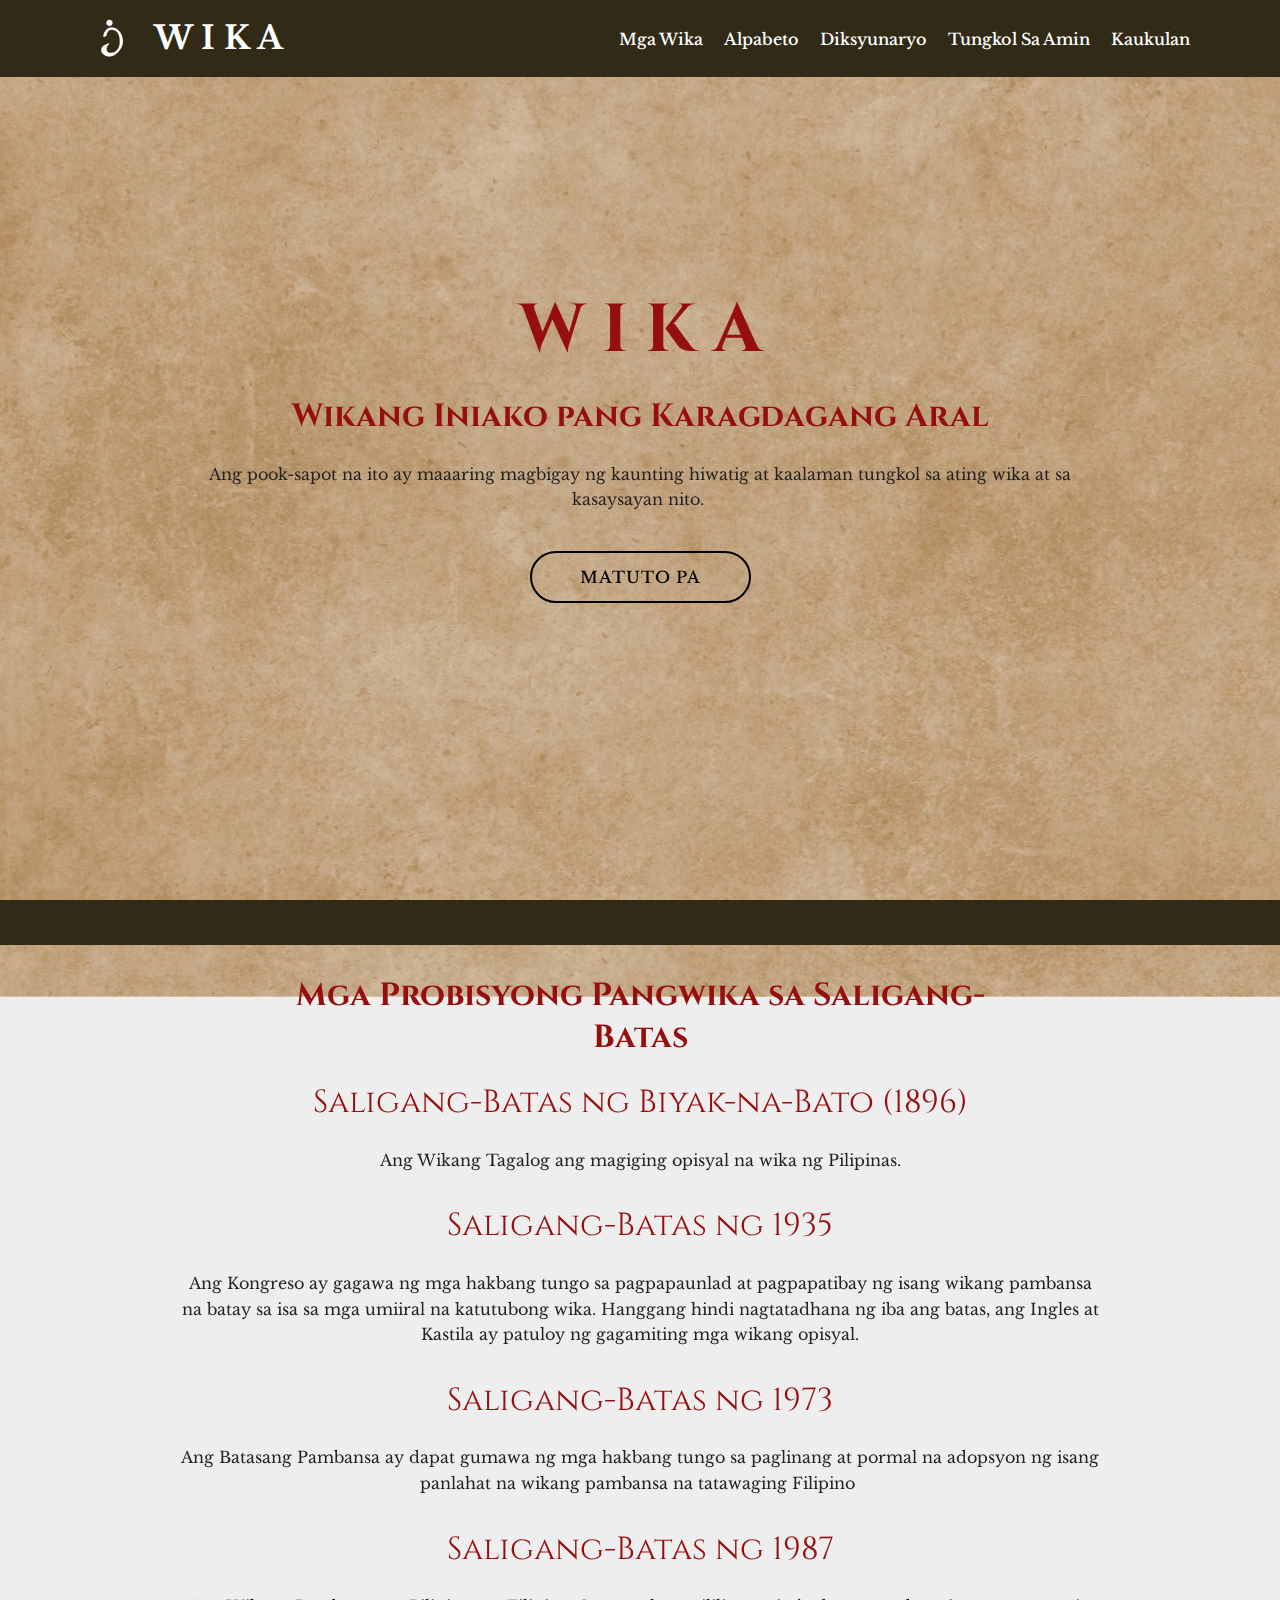
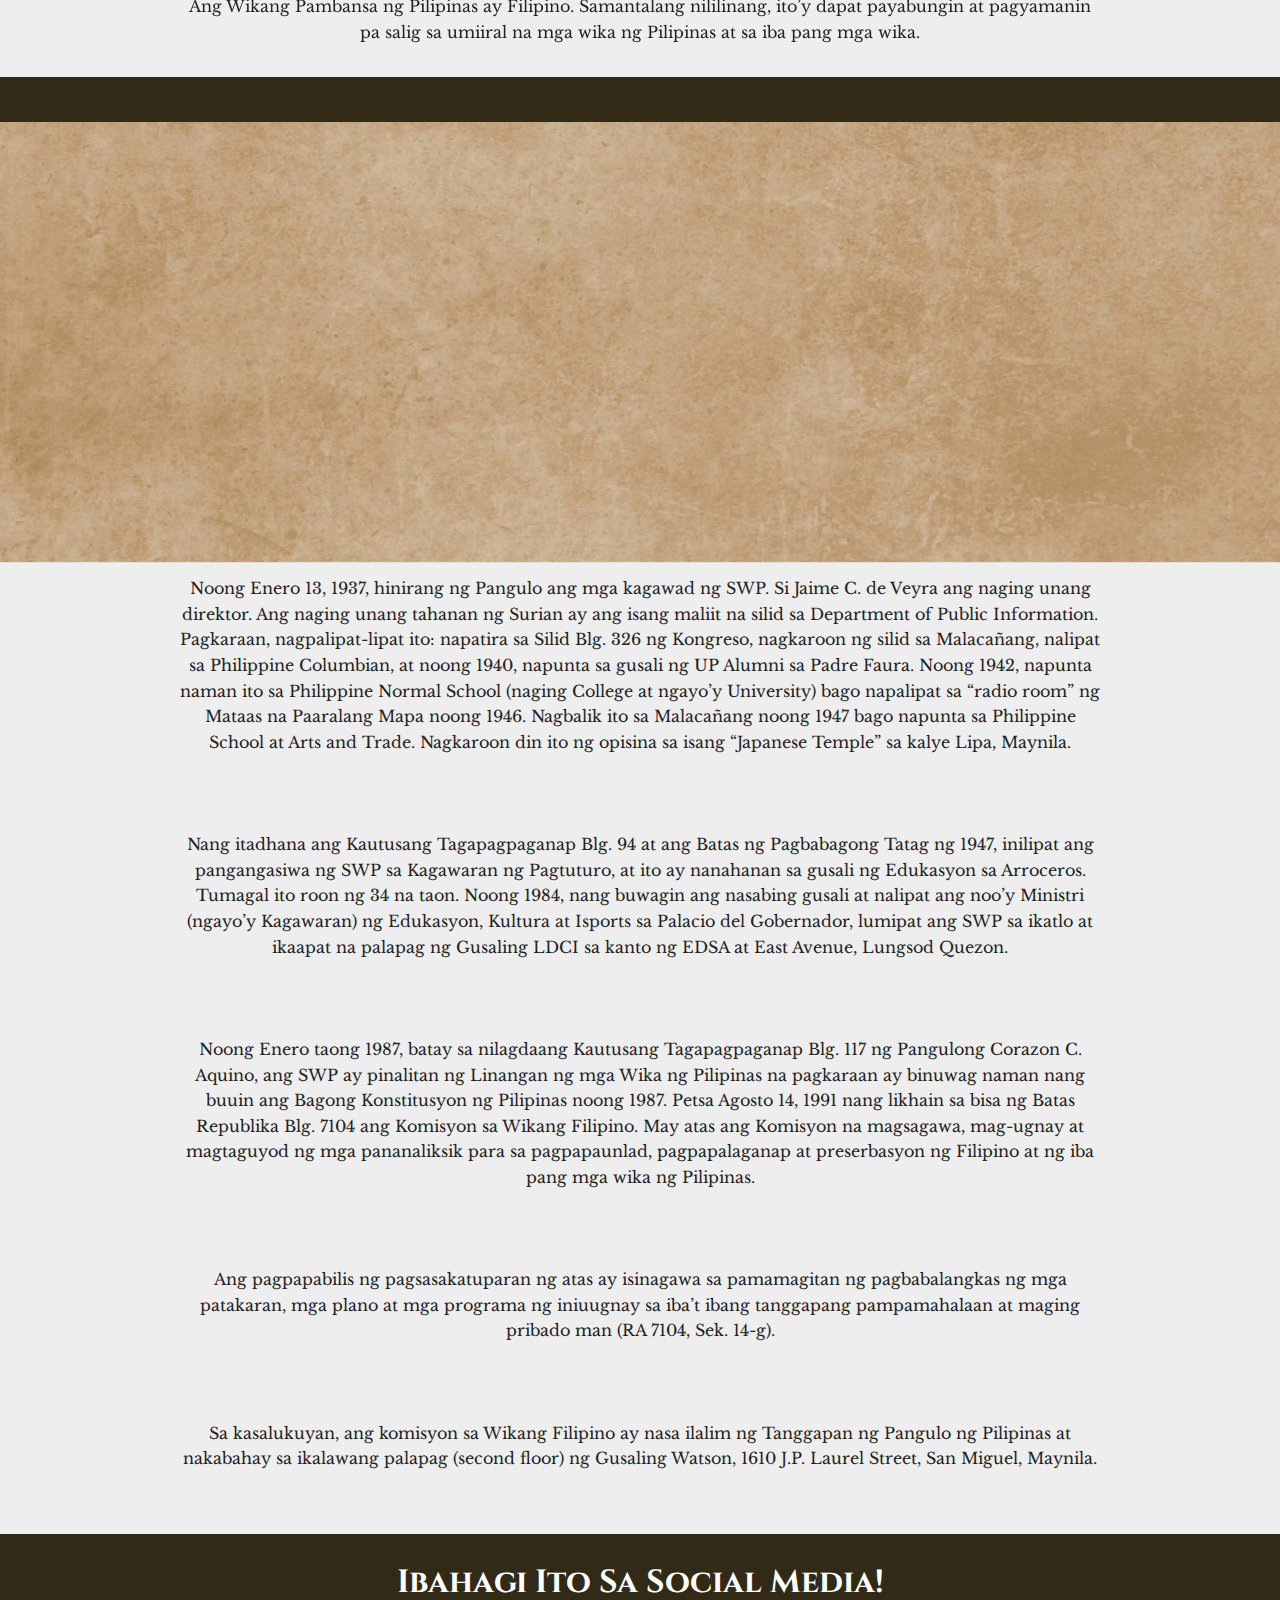
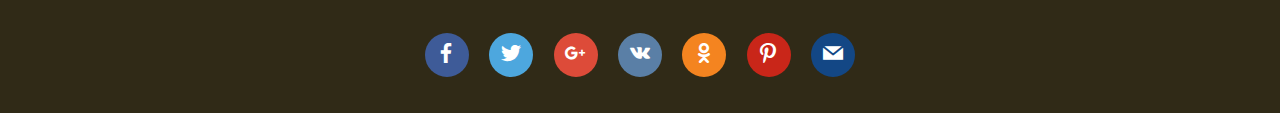
<file: index.html>
<!DOCTYPE html>
<html  >
<head>
  <!-- Site made with Mobirise Website Builder v4.10.5, https://mobirise.com -->
  <meta charset="UTF-8">
  <meta http-equiv="X-UA-Compatible" content="IE=edge">
  <meta name="generator" content="Mobirise v4.10.5, mobirise.com">
  <meta name="viewport" content="width=device-width, initial-scale=1, minimum-scale=1">
  <link rel="shortcut icon" href="assets/images/256px-baybayin-script-tagalog-wi.svg-1-122x122.png" type="image/x-icon">
  <meta name="description" content="">
  
  <title>Home</title>
  <link rel="stylesheet" href="assets/web/assets/mobirise-icons/mobirise-icons.css">
  <link rel="stylesheet" href="assets/tether/tether.min.css">
  <link rel="stylesheet" href="assets/bootstrap/css/bootstrap.min.css">
  <link rel="stylesheet" href="assets/bootstrap/css/bootstrap-grid.min.css">
  <link rel="stylesheet" href="assets/bootstrap/css/bootstrap-reboot.min.css">
  <link rel="stylesheet" href="assets/socicon/css/styles.css">
  <link rel="stylesheet" href="assets/dropdown/css/style.css">
  <link rel="stylesheet" href="assets/theme/css/style.css">
  <link rel="stylesheet" href="assets/mobirise/css/mbr-additional.css" type="text/css">
  
  
  
</head>
<body>
  <section class="menu cid-ruLTU0X2Fs" once="menu" id="menu1-4">

    

    <nav class="navbar navbar-expand beta-menu navbar-dropdown align-items-center navbar-fixed-top navbar-toggleable-sm">
        <button class="navbar-toggler navbar-toggler-right" type="button" data-toggle="collapse" data-target="#navbarSupportedContent" aria-controls="navbarSupportedContent" aria-expanded="false" aria-label="Toggle navigation">
            <div class="hamburger">
                <span></span>
                <span></span>
                <span></span>
                <span></span>
            </div>
        </button>
        <div class="menu-logo">
            <div class="navbar-brand">
                <span class="navbar-logo">
                    <a href="https://mobirise.co">
                         <img src="assets/images/256px-baybayin-script-tagalog-wi.svg-1-122x122.png" alt="Mobirise" title="" style="height: 3.8rem;">
                    </a>
                </span>
                <span class="navbar-caption-wrap"><a class="navbar-caption text-white display-7" href="index.html">W I K A</a></span>
            </div>
        </div>
        <div class="collapse navbar-collapse" id="navbarSupportedContent">
            <ul class="navbar-nav nav-dropdown nav-right" data-app-modern-menu="true"><li class="nav-item"><a class="nav-link link text-white display-4" href="page2.html" aria-expanded="false">Mga Wika</a></li><li class="nav-item"><a class="nav-link link text-white display-4" href="page3.html" aria-expanded="false">Alpabeto</a></li><li class="nav-item"><a class="nav-link link text-white display-4" href="page5.html" aria-expanded="false">Diksyunaryo</a></li><li class="nav-item"><a class="nav-link link text-white display-4" href="page6.html" aria-expanded="false">Tungkol Sa Amin</a></li><li class="nav-item"><a class="nav-link link text-white display-4" href="page4.html" aria-expanded="false">Kaukulan</a></li></ul>
            
        </div>
    </nav>
</section>

<section class="engine"><a href="https://mobirise.info/i">site creation software</a></section><section class="header1 cid-ruM4PwZ2mI mbr-fullscreen mbr-parallax-background" id="header16-5">

    

    

    <div class="container">
        <div class="row justify-content-md-center">
            <div class="col-md-10 align-center">
                <h1 class="mbr-section-title mbr-bold pb-3 mbr-fonts-style display-1">W I K A</h1>
                <h3 class="mbr-section-subtitle mbr-light pb-3 mbr-fonts-style display-2"><strong>Wikang Iniako pang Karagdagang Aral</strong></h3>
                <p class="mbr-text pb-3 mbr-fonts-style display-5">Ang pook-sapot na ito ay maaaring magbigay ng kaunting hiwatig at kaalaman tungkol sa ating wika at sa kasaysayan nito.&nbsp;</p>
                <div class="mbr-section-btn"><a class="btn btn-md btn-danger-outline display-4" href="index.html#social-buttons3-6">MATUTO PA</a></div>
            </div>
        </div>
    </div>

</section>

<section class="cid-ruMgFtIoqc" id="social-buttons3-6">
    
    

    

    <div class="container">
        <div class="media-container-row">
            <div class="col-md-8 align-center">
                
                <div>
                    <div class="mbr-social-likes">
                        
                        
                        
                        
                        
                        
                        
                    </div>
                </div>
            </div>
        </div>
    </div>
</section>

<section class="mbr-section content5 cid-ruQPJlAdlr mbr-parallax-background" id="content5-9">

    

    

    <div class="container">
        <div class="media-container-row">
            <div class="title col-12 col-md-8">
                
                <h3 class="mbr-section-subtitle align-center mbr-light mbr-white pb-3 mbr-fonts-style display-2"><strong>Mga Probisyong Pangwika sa Saligang-Batas</strong></h3>
                
                
            </div>
        </div>
    </div>
</section>

<section class="header1 cid-ruQRY6nftr mbr-parallax-background" id="header1-b">

    

    

    <div class="container">
        <div class="row justify-content-md-center">
            <div class="mbr-white col-md-10">
                
                <h3 class="mbr-section-subtitle align-center mbr-light pb-3 mbr-fonts-style display-2">Saligang-Batas ng Biyak-na-Bato (1896)</h3>
                <p class="mbr-text align-center pb-3 mbr-fonts-style display-5">Ang Wikang Tagalog ang magiging opisyal na wika ng Pilipinas.</p>
                
            </div>
        </div>
    </div>

</section>

<section class="header1 cid-ruQSDeOl4M mbr-parallax-background" id="header1-e">

    

    

    <div class="container">
        <div class="row justify-content-md-center">
            <div class="mbr-white col-md-10">
                
                <h3 class="mbr-section-subtitle align-center mbr-light pb-3 mbr-fonts-style display-2">Saligang-Batas ng 1935</h3>
                <p class="mbr-text align-center pb-3 mbr-fonts-style display-5">Ang Kongreso ay gagawa ng mga hakbang tungo sa pagpapaunlad at pagpapatibay ng isang wikang pambansa na batay sa isa sa mga umiiral na katutubong wika. Hanggang hindi nagtatadhana ng iba ang batas, ang Ingles at Kastila ay patuloy ng gagamiting mga wikang opisyal.</p>
                
            </div>
        </div>
    </div>

</section>

<section class="header1 cid-ruQSE0hYk7 mbr-parallax-background" id="header1-f">

    

    

    <div class="container">
        <div class="row justify-content-md-center">
            <div class="mbr-white col-md-10">
                
                <h3 class="mbr-section-subtitle align-center mbr-light pb-3 mbr-fonts-style display-2">Saligang-Batas ng 1973</h3>
                <p class="mbr-text align-center pb-3 mbr-fonts-style display-5">Ang Batasang Pambansa ay dapat gumawa ng mga hakbang tungo sa paglinang at pormal na adopsyon ng isang panlahat na wikang pambansa na tatawaging Filipino&nbsp;<br></p>
                
            </div>
        </div>
    </div>

</section>

<section class="header1 cid-ruQSENqYHS mbr-parallax-background" id="header1-g">

    

    

    <div class="container">
        <div class="row justify-content-md-center">
            <div class="mbr-white col-md-10">
                
                <h3 class="mbr-section-subtitle align-center mbr-light pb-3 mbr-fonts-style display-2">Saligang-Batas ng 1987</h3>
                <p class="mbr-text align-center pb-3 mbr-fonts-style display-5">Ang Wikang Pambansa ng Pilipinas ay Filipino. Samantalang nililinang, ito’y dapat payabungin at pagyamanin pa salig sa umiiral na mga wika ng Pilipinas at sa iba pang mga wika.</p>
                
            </div>
        </div>
    </div>

</section>

<section class="cid-ruQToioKJY" id="social-buttons3-h">
    
    

    

    <div class="container">
        <div class="media-container-row">
            <div class="col-md-8 align-center">
                
                <div>
                    <div class="mbr-social-likes">
                        
                        
                        
                        
                        
                        
                        
                    </div>
                </div>
            </div>
        </div>
    </div>
</section>

<section class="header1 cid-rvgwJK9Qrg mbr-parallax-background" id="header1-k">

    

    

    <div class="container">
        <div class="row justify-content-md-center">
            <div class="mbr-white col-md-10">
                
                <h3 class="mbr-section-subtitle align-center mbr-light pb-3 mbr-fonts-style display-2"><strong>Ang Kasaysayan ng Komisyon sa Wikang Filipino</strong></h3>
                <p class="mbr-text align-center pb-3 mbr-fonts-style display-5"><br> 
<br>Itinatag ang Surian ng Wikang Pambansa (SWP) alinsunod sa Batas Komonwelt Blg. 184 na nilagdaan ng Pangulo ng Komonwelt, si Manuel L. Quezon noong Nobyembre 13, 1936. Ang pangunahing layunin ng Surian ay piliin ang katutubong wika na gagamiting batayan ng pagpapalaganap at pagpapatibay ng wikang pambansa ng Pilipinas.
<br>
<br> 
<br>
<br>Ang batas ay pag-alinsunod sa Konstitusyon ng 1935 na nagtatadhanang “ang Kongreso ay gagawa ng hakbang upang linangin at palaganapin ang wikang pambansa sa isang wikang katutubo.”
<br>
<br> 
<br>
<br>Noong Enero 13, 1937, hinirang ng Pangulo ang mga kagawad ng SWP. Si Jaime C. de Veyra ang naging unang direktor. Ang naging unang tahanan ng Surian ay ang isang maliit na silid sa Department of Public Information. Pagkaraan, nagpalipat-lipat ito: napatira sa Silid Blg. 326 ng Kongreso, nagkaroon ng silid sa Malacañang, nalipat sa Philippine Columbian, at noong 1940, napunta sa gusali ng UP Alumni sa Padre Faura. Noong 1942, napunta naman ito sa Philippine Normal School (naging College at ngayo’y University) bago napalipat sa “radio room” ng Mataas na Paaralang Mapa noong 1946. Nagbalik ito sa Malacañang noong 1947 bago napunta sa Philippine School at Arts and Trade. Nagkaroon din ito ng opisina sa isang “Japanese Temple” sa kalye Lipa, Maynila.
<br>
<br> 
<br>
<br>Nang itadhana ang Kautusang Tagapagpaganap Blg. 94 at ang Batas ng Pagbabagong Tatag ng 1947, inilipat ang pangangasiwa ng SWP sa Kagawaran ng Pagtuturo, at ito ay nanahanan sa gusali ng Edukasyon sa Arroceros. Tumagal ito roon ng 34 na taon. Noong 1984, nang buwagin ang nasabing gusali at nalipat ang noo’y Ministri (ngayo’y Kagawaran) ng Edukasyon, Kultura at Isports sa Palacio del Gobernador, lumipat ang SWP sa ikatlo at ikaapat na palapag ng Gusaling LDCI sa kanto ng EDSA at East Avenue, Lungsod Quezon.
<br>
<br> 
<br>
<br>Noong Enero taong 1987, batay sa nilagdaang Kautusang Tagapagpaganap Blg. 117 ng Pangulong Corazon C. Aquino, ang SWP ay pinalitan ng Linangan ng mga Wika ng Pilipinas na pagkaraan ay binuwag naman nang buuin ang Bagong Konstitusyon ng Pilipinas noong 1987. Petsa Agosto 14, 1991 nang likhain sa bisa ng Batas Republika Blg. 7104 ang Komisyon sa Wikang Filipino. May atas ang Komisyon na magsagawa, mag-ugnay at magtaguyod ng mga pananaliksik para sa pagpapaunlad, pagpapalaganap at preserbasyon ng Filipino at ng iba pang mga wika ng Pilipinas.
<br>
<br> 
<br>
<br>Ang pagpapabilis ng pagsasakatuparan ng atas ay isinagawa sa pamamagitan ng pagbabalangkas ng mga patakaran, mga plano at mga programa ng iniuugnay sa iba’t ibang tanggapang pampamahalaan at maging pribado man (RA 7104, Sek. 14-g).
<br>
<br> 
<br>
<br>Sa kasalukuyan, ang komisyon sa Wikang Filipino ay nasa ilalim ng Tanggapan ng Pangulo ng Pilipinas at nakabahay sa ikalawang palapag (second floor) ng Gusaling Watson, 1610 J.P. Laurel Street, San Miguel, Maynila.</p>
                
            </div>
        </div>
    </div>

</section>

<section class="cid-rvgYuCfK3N" id="social-buttons3-1a">
    
    

    

    <div class="container">
        <div class="media-container-row">
            <div class="col-md-8 align-center">
                <h2 class="pb-3 mbr-section-title mbr-fonts-style display-2"><strong>Ibahagi Ito Sa Social Media!</strong></h2>
                <div>
                    <div class="mbr-social-likes">
                        <span class="btn btn-social socicon-bg-facebook facebook mx-2" title="Share link on Facebook">
                            <i class="socicon socicon-facebook"></i>
                        </span>
                        <span class="btn btn-social twitter socicon-bg-twitter mx-2" title="Share link on Twitter">
                            <i class="socicon socicon-twitter"></i>
                        </span>
                        <span class="btn btn-social plusone socicon-bg-googleplus mx-2" title="Share link on Google+">
                            <i class="socicon socicon-googleplus"></i>
                        </span>
                        <span class="btn btn-social vkontakte socicon-bg-vkontakte mx-2" title="Share link on VKontakte">
                            <i class="socicon socicon-vkontakte"></i>
                        </span>
                        <span class="btn btn-social odnoklassniki socicon-bg-odnoklassniki mx-2" title="Share link on Odnoklassniki">
                            <i class="socicon socicon-odnoklassniki"></i>
                        </span>
                        <span class="btn btn-social pinterest socicon-bg-pinterest mx-2" title="Share link on Pinterest">
                            <i class="socicon socicon-pinterest"></i>
                        </span>
                        <span class="btn btn-social mailru socicon-bg-mail mx-2" title="Share link on Mailru">
                            <i class="socicon socicon-mail"></i>
                        </span>
                    </div>
                </div>
            </div>
        </div>
    </div>
</section>


  <script src="assets/web/assets/jquery/jquery.min.js"></script>
  <script src="assets/popper/popper.min.js"></script>
  <script src="assets/tether/tether.min.js"></script>
  <script src="assets/bootstrap/js/bootstrap.min.js"></script>
  <script src="assets/smoothscroll/smooth-scroll.js"></script>
  <script src="assets/touchswipe/jquery.touch-swipe.min.js"></script>
  <script src="assets/parallax/jarallax.min.js"></script>
  <script src="assets/sociallikes/social-likes.js"></script>
  <script src="assets/dropdown/js/nav-dropdown.js"></script>
  <script src="assets/dropdown/js/navbar-dropdown.js"></script>
  <script src="assets/theme/js/script.js"></script>
  
  
</body>
</html>
</file>
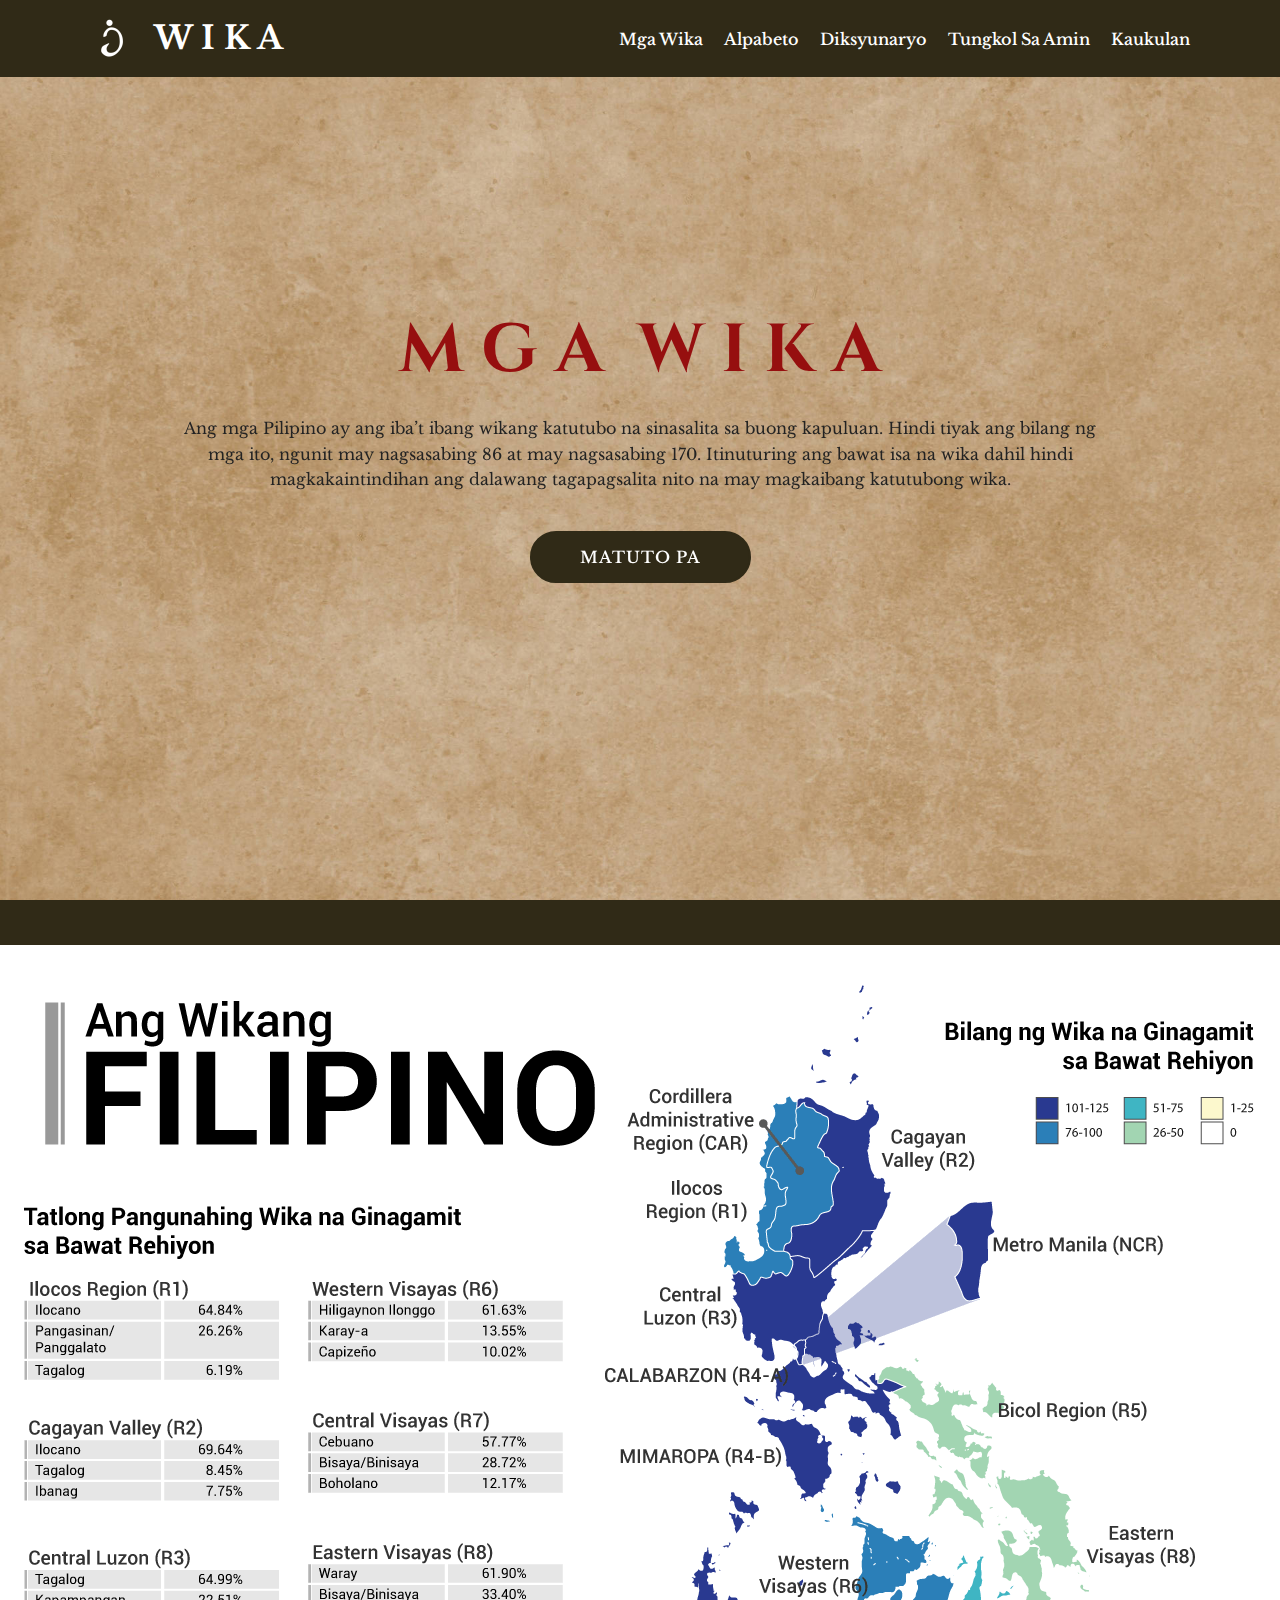
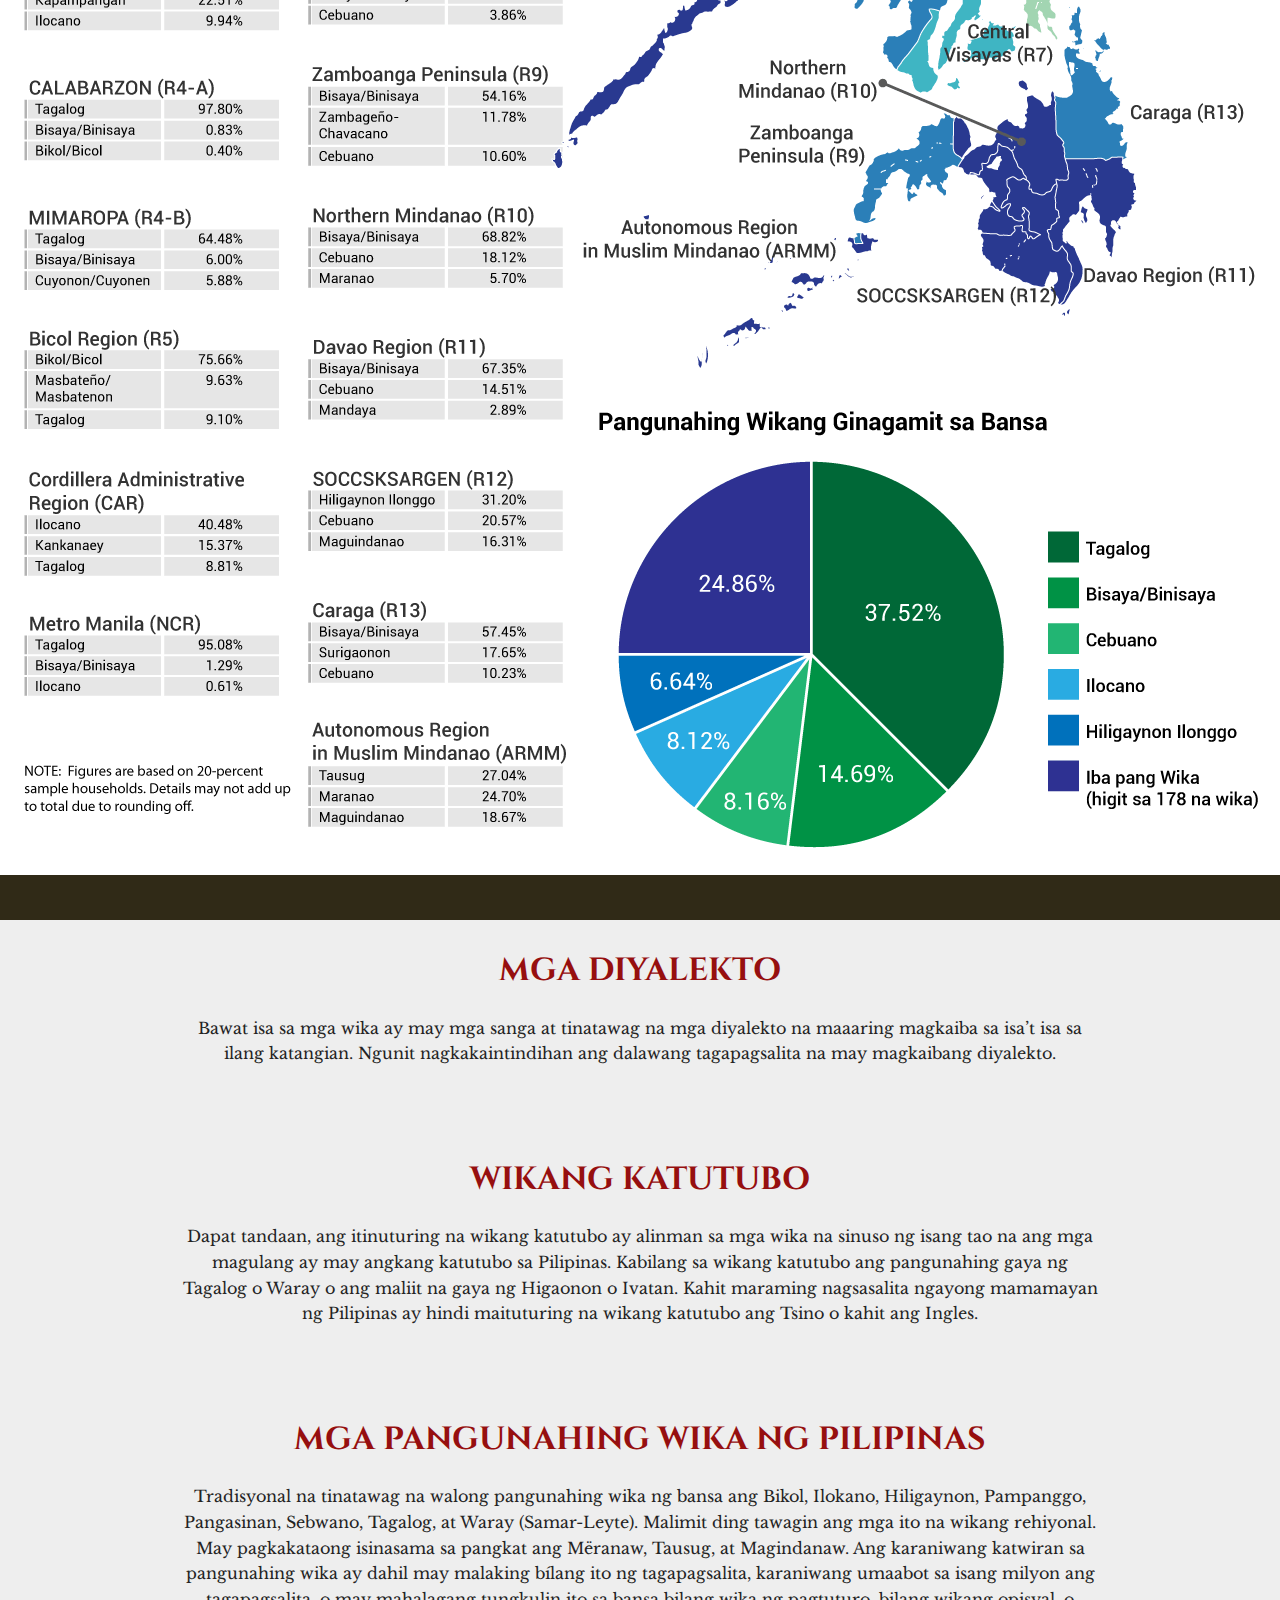
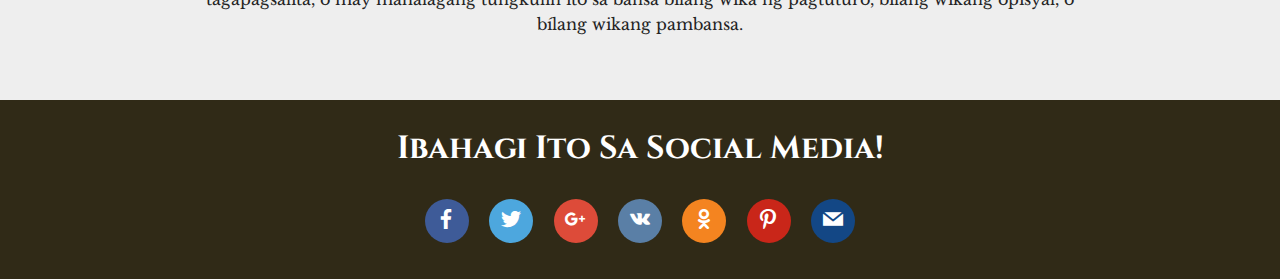
<file: page2.html>
<!DOCTYPE html>
<html  >
<head>
  <!-- Site made with Mobirise Website Builder v4.10.5, https://mobirise.com -->
  <meta charset="UTF-8">
  <meta http-equiv="X-UA-Compatible" content="IE=edge">
  <meta name="generator" content="Mobirise v4.10.5, mobirise.com">
  <meta name="viewport" content="width=device-width, initial-scale=1, minimum-scale=1">
  <link rel="shortcut icon" href="assets/images/256px-baybayin-script-tagalog-wi.svg-1-122x122.png" type="image/x-icon">
  <meta name="description" content="Web Page Builder Description">
  
  <title>Mga Wika</title>
  <link rel="stylesheet" href="assets/web/assets/mobirise-icons/mobirise-icons.css">
  <link rel="stylesheet" href="assets/tether/tether.min.css">
  <link rel="stylesheet" href="assets/bootstrap/css/bootstrap.min.css">
  <link rel="stylesheet" href="assets/bootstrap/css/bootstrap-grid.min.css">
  <link rel="stylesheet" href="assets/bootstrap/css/bootstrap-reboot.min.css">
  <link rel="stylesheet" href="assets/socicon/css/styles.css">
  <link rel="stylesheet" href="assets/dropdown/css/style.css">
  <link rel="stylesheet" href="assets/theme/css/style.css">
  <link rel="stylesheet" href="assets/mobirise/css/mbr-additional.css" type="text/css">
  
  
  
</head>
<body>
  <section class="menu cid-ruLTU0X2Fs" once="menu" id="menu1-n">

    

    <nav class="navbar navbar-expand beta-menu navbar-dropdown align-items-center navbar-fixed-top navbar-toggleable-sm">
        <button class="navbar-toggler navbar-toggler-right" type="button" data-toggle="collapse" data-target="#navbarSupportedContent" aria-controls="navbarSupportedContent" aria-expanded="false" aria-label="Toggle navigation">
            <div class="hamburger">
                <span></span>
                <span></span>
                <span></span>
                <span></span>
            </div>
        </button>
        <div class="menu-logo">
            <div class="navbar-brand">
                <span class="navbar-logo">
                    <a href="https://mobirise.co">
                         <img src="assets/images/256px-baybayin-script-tagalog-wi.svg-1-122x122.png" alt="Mobirise" title="" style="height: 3.8rem;">
                    </a>
                </span>
                <span class="navbar-caption-wrap"><a class="navbar-caption text-white display-7" href="index.html">W I K A</a></span>
            </div>
        </div>
        <div class="collapse navbar-collapse" id="navbarSupportedContent">
            <ul class="navbar-nav nav-dropdown nav-right" data-app-modern-menu="true"><li class="nav-item"><a class="nav-link link text-white display-4" href="page2.html" aria-expanded="false">Mga Wika</a></li><li class="nav-item"><a class="nav-link link text-white display-4" href="page3.html" aria-expanded="false">Alpabeto</a></li><li class="nav-item"><a class="nav-link link text-white display-4" href="page5.html" aria-expanded="false">Diksyunaryo</a></li><li class="nav-item"><a class="nav-link link text-white display-4" href="page6.html" aria-expanded="false">Tungkol Sa Amin</a></li><li class="nav-item"><a class="nav-link link text-white display-4" href="page4.html" aria-expanded="false">Kaukulan</a></li></ul>
            
        </div>
    </nav>
</section>

<section class="engine"><a href="https://mobirise.info/j">website templates</a></section><section class="header1 cid-rvgEXHCA2F mbr-fullscreen mbr-parallax-background" id="header16-o">

    

    

    <div class="container">
        <div class="row justify-content-md-center">
            <div class="col-md-10 align-center">
                <h1 class="mbr-section-title mbr-bold pb-3 mbr-fonts-style display-1">M G A &nbsp;W I K A</h1>
                
                <p class="mbr-text pb-3 mbr-fonts-style display-5">Ang mga Pilipino ay ang iba’t ibang wikang katutubo na sinasalita sa buong kapuluan. Hindi tiyak ang bilang ng mga ito, ngunit may nagsasabing 86 at may nagsasabing 170. Itinuturing ang bawat isa na wika dahil hindi magkakaintindihan ang dalawang tagapagsalita nito na may magkaibang katutubong wika.</p>
                <div class="mbr-section-btn"><a class="btn btn-md btn-info display-4" href="page2.html#social-buttons3-p">MATUTO PA</a></div>
            </div>
        </div>
    </div>

</section>

<section class="cid-rvgJ5Ipj9e" id="social-buttons3-p">
    
    

    

    <div class="container">
        <div class="media-container-row">
            <div class="col-md-8 align-center">
                
                <div>
                    <div class="mbr-social-likes">
                        
                        
                        
                        
                        
                        
                        
                    </div>
                </div>
            </div>
        </div>
    </div>
</section>

<section class="cid-rvgJkI84If" id="image2-r">

    

    <figure class="mbr-figure">
        <div class="image-block" style="width: 100%;">
            <img src="assets/images/pcij.-buwan-ng-wika-2-1-1280x1530.png" alt="Mobirise" title="">
            
        </div>
    </figure>
</section>

<section class="cid-rvgKxRV3QO" id="social-buttons3-s">
    
    

    

    <div class="container">
        <div class="media-container-row">
            <div class="col-md-8 align-center">
                
                <div>
                    <div class="mbr-social-likes">
                        
                        
                        
                        
                        
                        
                        
                    </div>
                </div>
            </div>
        </div>
    </div>
</section>

<section class="header1 cid-rvgKMtGrdK mbr-parallax-background" id="header1-t">

    

    

    <div class="container">
        <div class="row justify-content-md-center">
            <div class="mbr-white col-md-10">
                
                <h3 class="mbr-section-subtitle align-center mbr-light pb-3 mbr-fonts-style display-2"><strong>MGA DIYALEKTO
</strong></h3>
                <p class="mbr-text align-center pb-3 mbr-fonts-style display-5">Bawat isa sa mga wika ay may mga sanga at tinatawag na mga diyalekto na maaaring magkaiba sa isa’t isa sa ilang katangian. Ngunit nagkakaintindihan ang dalawang tagapagsalita na may magkaibang diyalekto.</p>
                
            </div>
        </div>
    </div>

</section>

<section class="header1 cid-rvgKTgX4GT mbr-parallax-background" id="header1-u">

    

    

    <div class="container">
        <div class="row justify-content-md-center">
            <div class="mbr-white col-md-10">
                
                <h3 class="mbr-section-subtitle align-center mbr-light pb-3 mbr-fonts-style display-2"><strong>WIKANG KATUTUBO
</strong></h3>
                <p class="mbr-text align-center pb-3 mbr-fonts-style display-5">Dapat tandaan, ang itinuturing na wikang katutubo ay alinman sa mga wika na sinuso ng isang tao na ang mga magulang ay may angkang katutubo sa Pilipinas. Kabilang sa wikang katutubo ang pangunahing gaya ng Tagalog o Waray o ang maliit na gaya ng Higaonon o Ivatan. Kahit maraming nagsasalita ngayong mamamayan ng Pilipinas ay hindi maituturing na wikang katutubo ang Tsino o kahit ang Ingles.</p>
                
            </div>
        </div>
    </div>

</section>

<section class="header1 cid-rvgKVZsVH4 mbr-parallax-background" id="header1-v">

    

    

    <div class="container">
        <div class="row justify-content-md-center">
            <div class="mbr-white col-md-10">
                
                <h3 class="mbr-section-subtitle align-center mbr-light pb-3 mbr-fonts-style display-2"><strong>MGA PANGUNAHING WIKA NG PILIPINAS
</strong></h3>
                <p class="mbr-text align-center pb-3 mbr-fonts-style display-5">Tradisyonal na tinatawag na walong pangunahing wika ng bansa ang Bikol, Ilokano, Hiligaynon, Pampanggo, Pangasinan, Sebwano, Tagalog, at Waray (Samar-Leyte). Malimit ding tawagin ang mga ito na wikang rehiyonal. May pagkakataong isinasama sa pangkat ang Mëranaw, Tausug, at Magindanaw. Ang karaniwang katwiran sa pangunahing wika ay dahil may malaking bílang ito ng tagapagsalita, karaniwang umaabot sa isang milyon ang tagapagsalita, o may mahalagang tungkulin ito sa bansa bilang wika ng pagtuturo, bilang wikang opisyal, o bílang wikang pambansa.</p>
                
            </div>
        </div>
    </div>

</section>

<section class="cid-rvgYKdvdJ2" id="social-buttons3-1c">
    
    

    

    <div class="container">
        <div class="media-container-row">
            <div class="col-md-8 align-center">
                <h2 class="pb-3 mbr-section-title mbr-fonts-style display-2"><strong>Ibahagi Ito Sa Social Media!</strong></h2>
                <div>
                    <div class="mbr-social-likes">
                        <span class="btn btn-social socicon-bg-facebook facebook mx-2" title="Share link on Facebook">
                            <i class="socicon socicon-facebook"></i>
                        </span>
                        <span class="btn btn-social twitter socicon-bg-twitter mx-2" title="Share link on Twitter">
                            <i class="socicon socicon-twitter"></i>
                        </span>
                        <span class="btn btn-social plusone socicon-bg-googleplus mx-2" title="Share link on Google+">
                            <i class="socicon socicon-googleplus"></i>
                        </span>
                        <span class="btn btn-social vkontakte socicon-bg-vkontakte mx-2" title="Share link on VKontakte">
                            <i class="socicon socicon-vkontakte"></i>
                        </span>
                        <span class="btn btn-social odnoklassniki socicon-bg-odnoklassniki mx-2" title="Share link on Odnoklassniki">
                            <i class="socicon socicon-odnoklassniki"></i>
                        </span>
                        <span class="btn btn-social pinterest socicon-bg-pinterest mx-2" title="Share link on Pinterest">
                            <i class="socicon socicon-pinterest"></i>
                        </span>
                        <span class="btn btn-social mailru socicon-bg-mail mx-2" title="Share link on Mailru">
                            <i class="socicon socicon-mail"></i>
                        </span>
                    </div>
                </div>
            </div>
        </div>
    </div>
</section>


  <script src="assets/web/assets/jquery/jquery.min.js"></script>
  <script src="assets/popper/popper.min.js"></script>
  <script src="assets/tether/tether.min.js"></script>
  <script src="assets/bootstrap/js/bootstrap.min.js"></script>
  <script src="assets/smoothscroll/smooth-scroll.js"></script>
  <script src="assets/touchswipe/jquery.touch-swipe.min.js"></script>
  <script src="assets/parallax/jarallax.min.js"></script>
  <script src="assets/sociallikes/social-likes.js"></script>
  <script src="assets/dropdown/js/nav-dropdown.js"></script>
  <script src="assets/dropdown/js/navbar-dropdown.js"></script>
  <script src="assets/theme/js/script.js"></script>
  
  
</body>
</html>
</file>
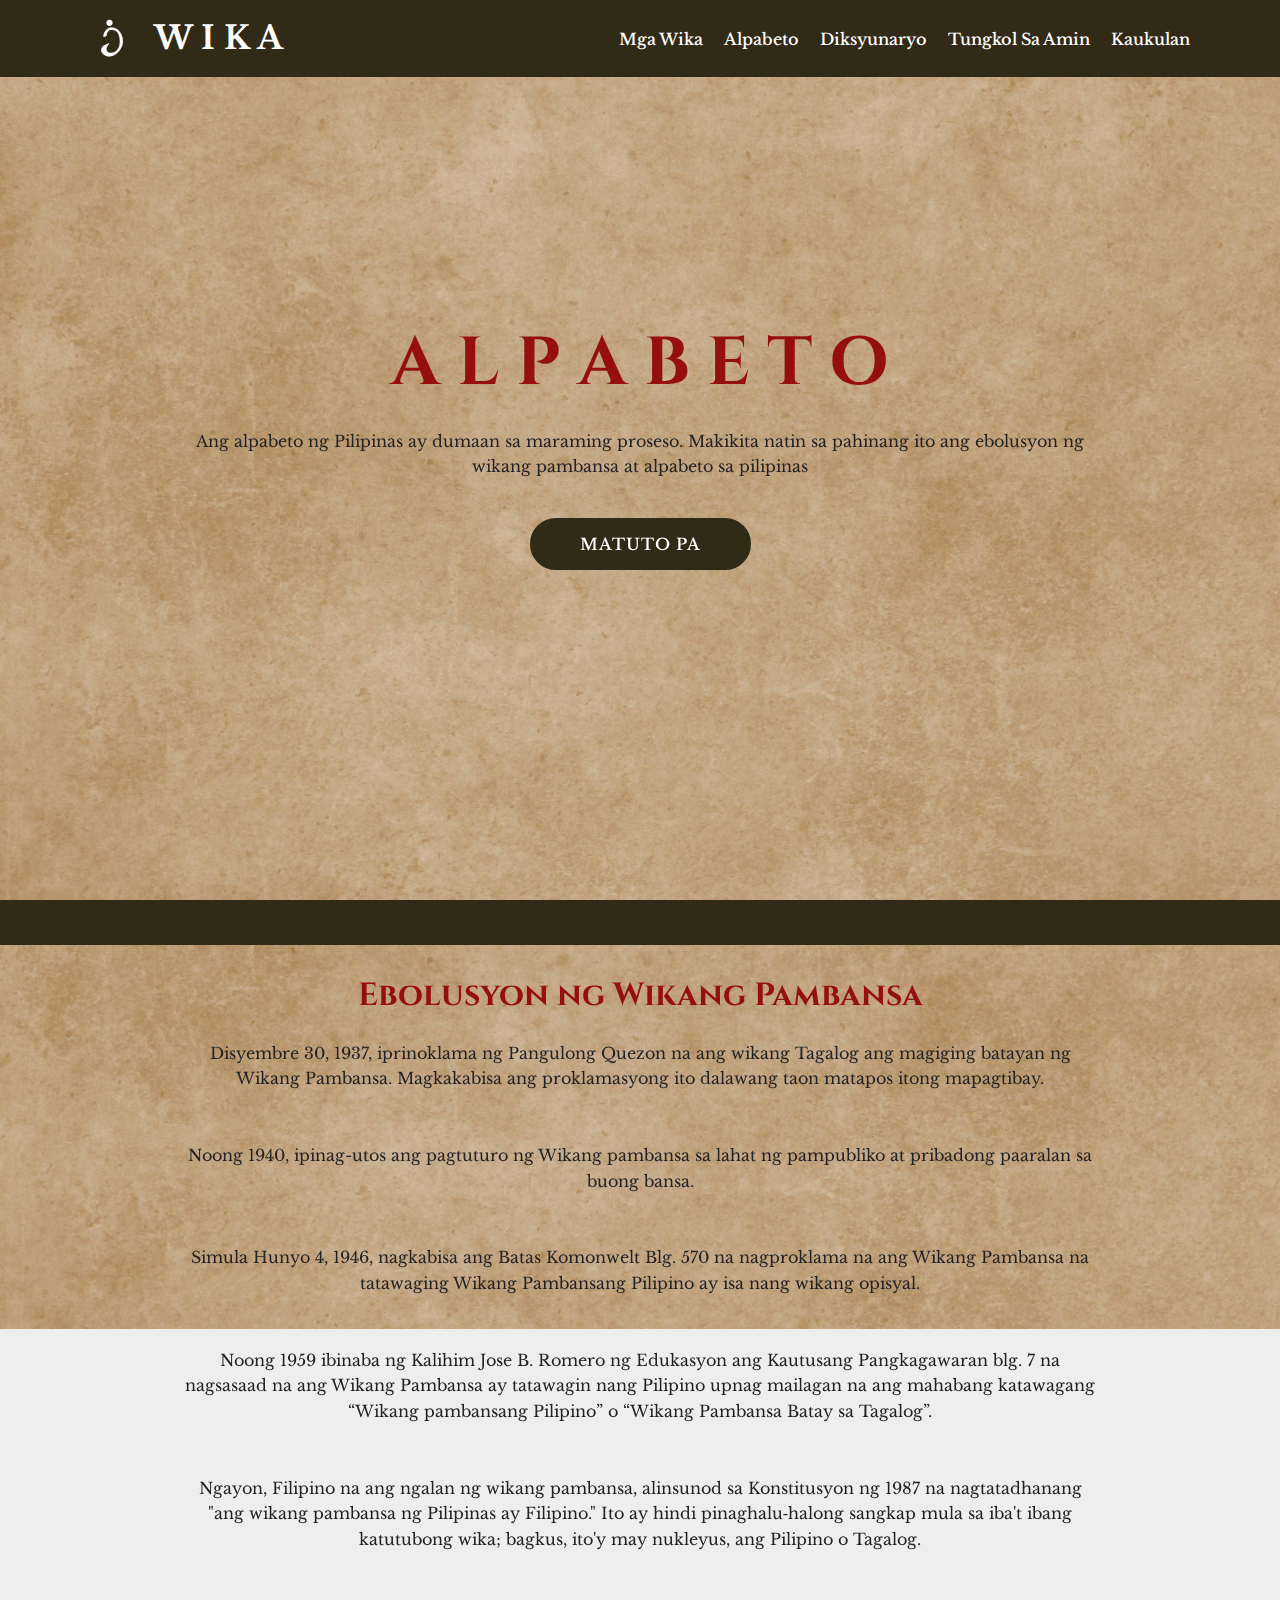
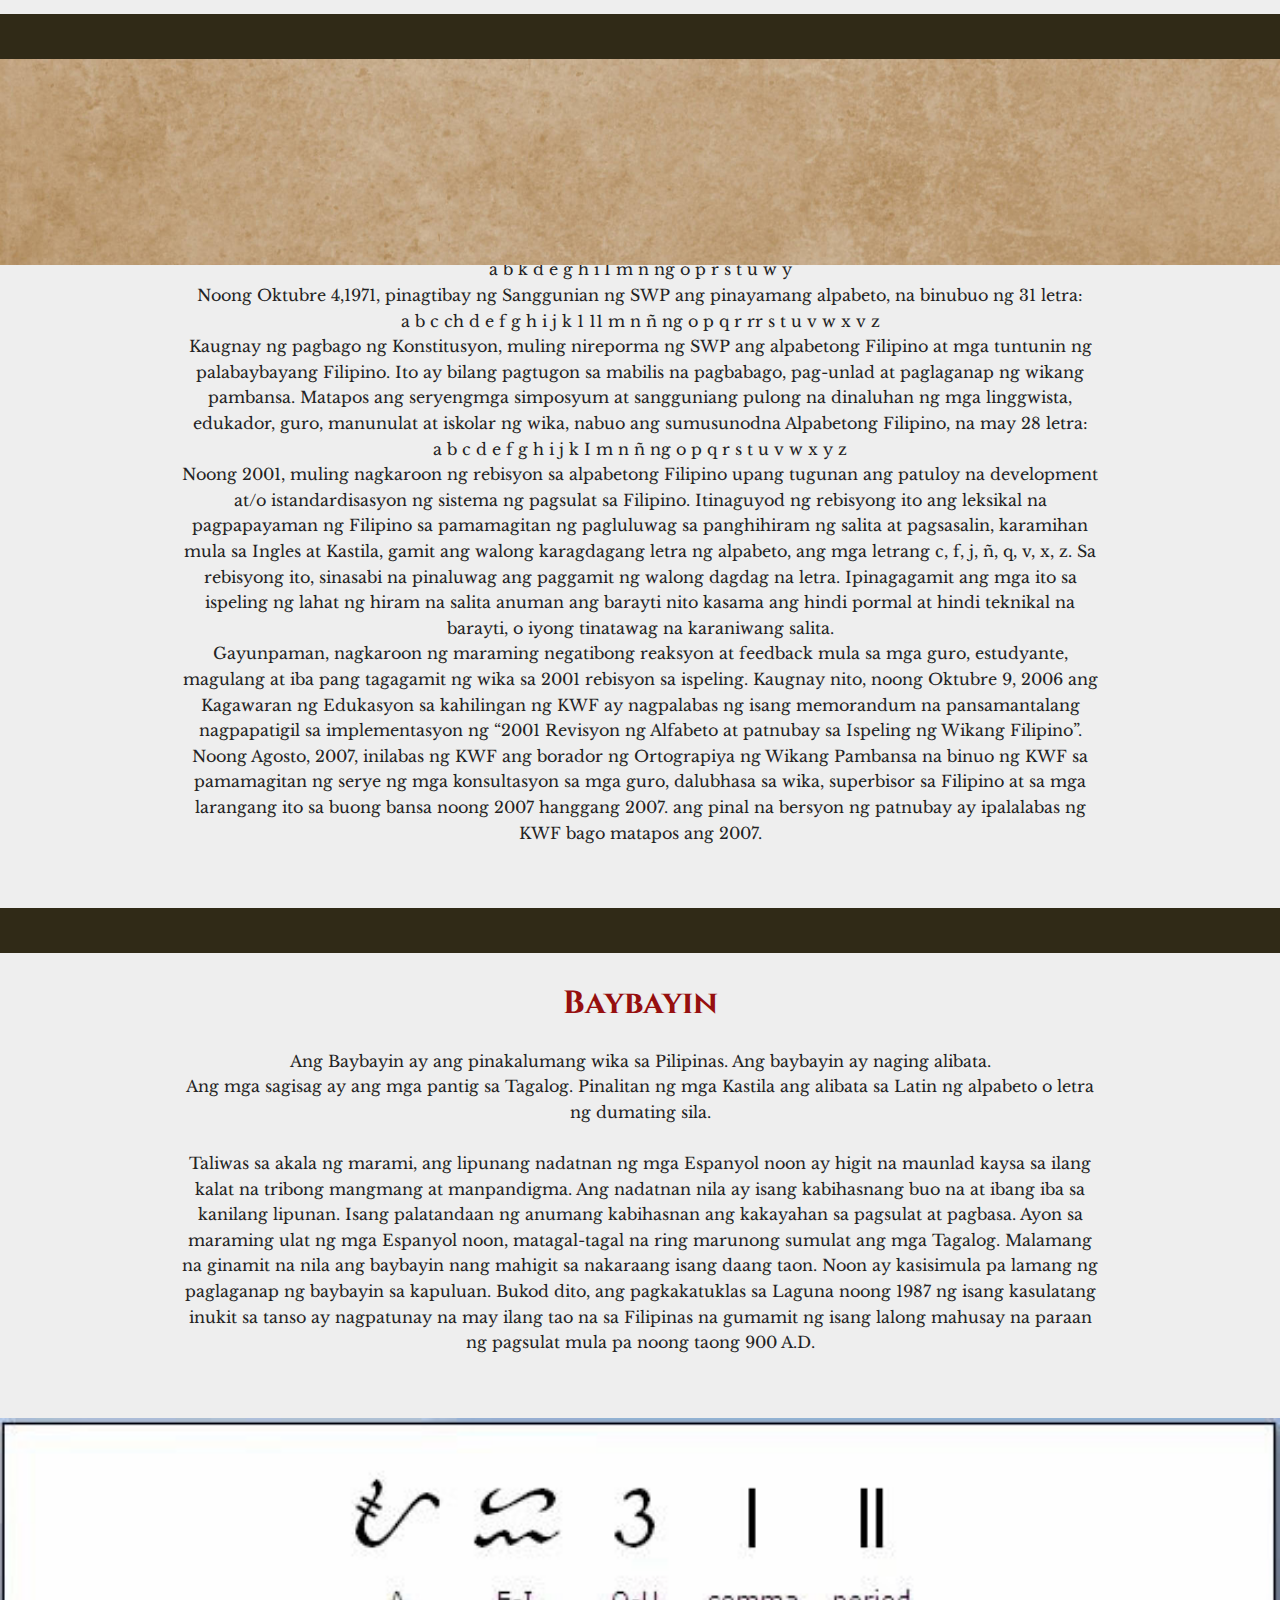
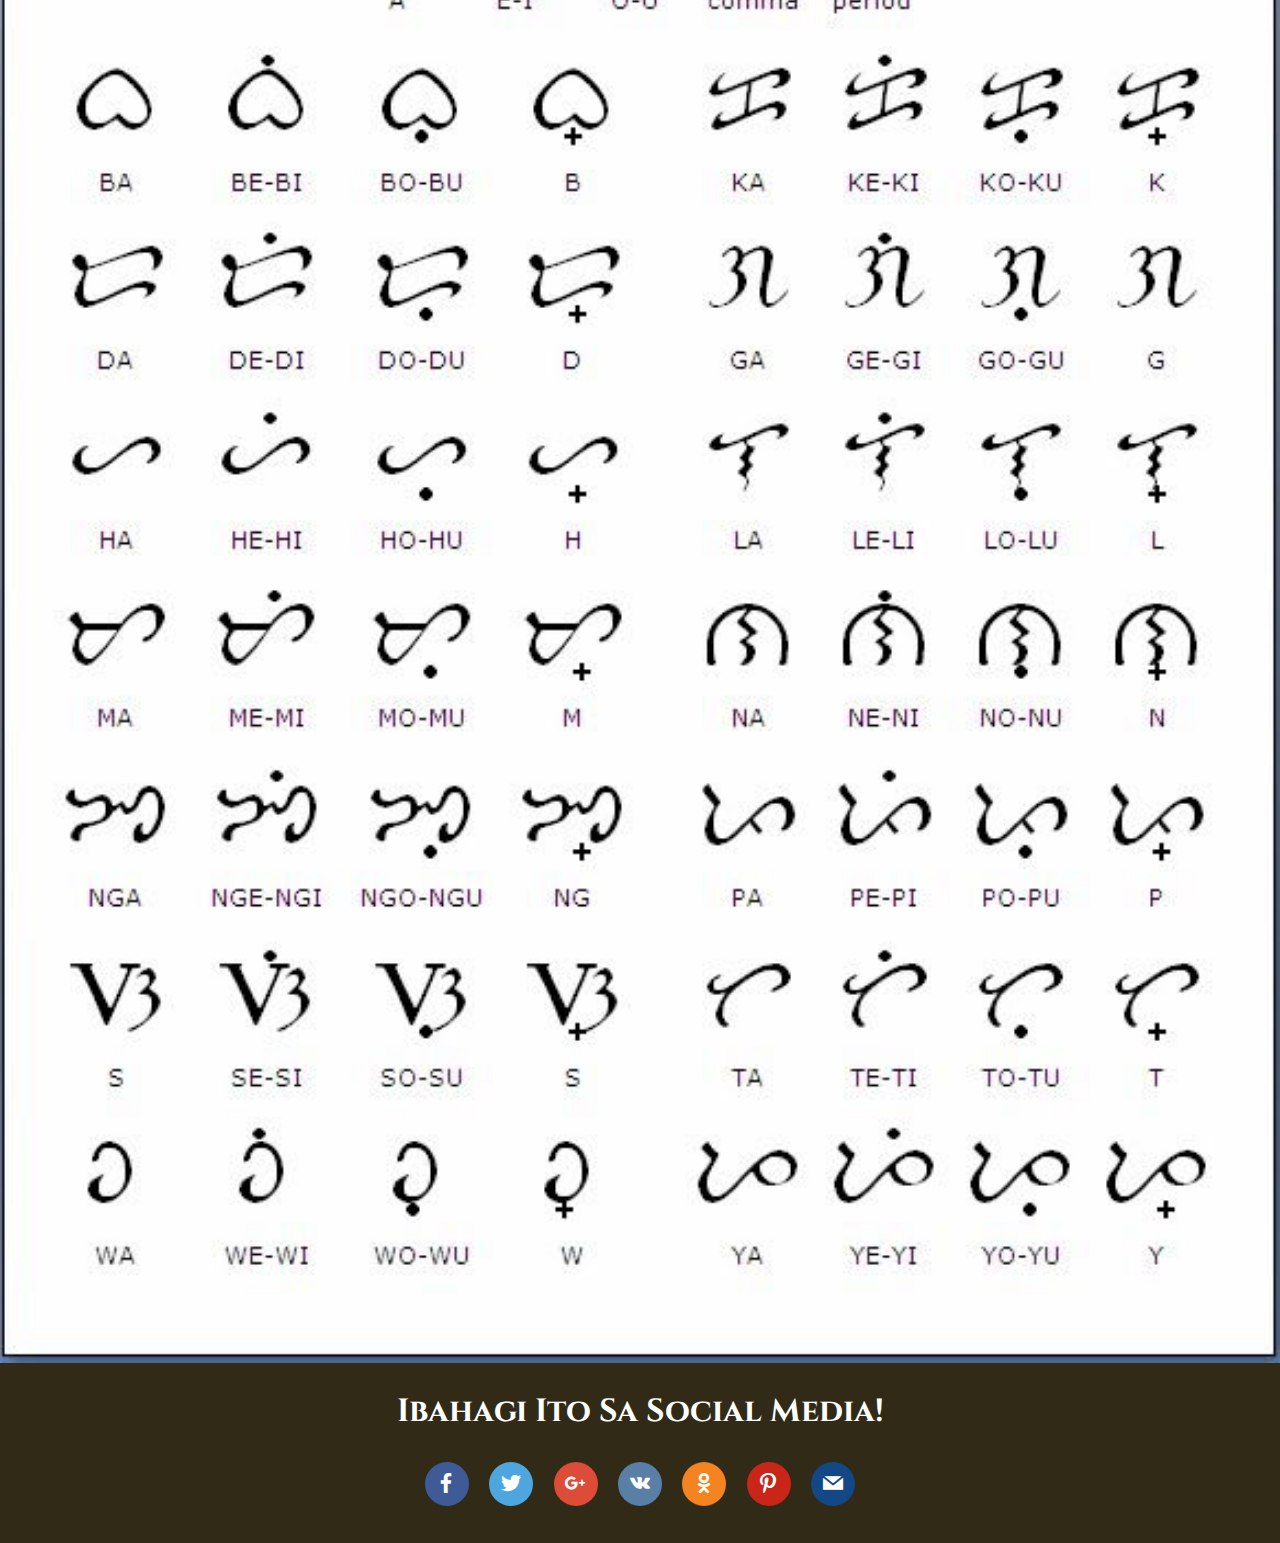
<file: page3.html>
<!DOCTYPE html>
<html  >
<head>
  <!-- Site made with Mobirise Website Builder v4.10.5, https://mobirise.com -->
  <meta charset="UTF-8">
  <meta http-equiv="X-UA-Compatible" content="IE=edge">
  <meta name="generator" content="Mobirise v4.10.5, mobirise.com">
  <meta name="viewport" content="width=device-width, initial-scale=1, minimum-scale=1">
  <link rel="shortcut icon" href="assets/images/256px-baybayin-script-tagalog-wi.svg-1-122x122.png" type="image/x-icon">
  <meta name="description" content="Site Builder Description">
  
  <title>Alpabeto</title>
  <link rel="stylesheet" href="assets/web/assets/mobirise-icons/mobirise-icons.css">
  <link rel="stylesheet" href="assets/tether/tether.min.css">
  <link rel="stylesheet" href="assets/bootstrap/css/bootstrap.min.css">
  <link rel="stylesheet" href="assets/bootstrap/css/bootstrap-grid.min.css">
  <link rel="stylesheet" href="assets/bootstrap/css/bootstrap-reboot.min.css">
  <link rel="stylesheet" href="assets/socicon/css/styles.css">
  <link rel="stylesheet" href="assets/dropdown/css/style.css">
  <link rel="stylesheet" href="assets/theme/css/style.css">
  <link rel="stylesheet" href="assets/mobirise/css/mbr-additional.css" type="text/css">
  
  
  
</head>
<body>
  <section class="menu cid-ruLTU0X2Fs" once="menu" id="menu1-w">

    

    <nav class="navbar navbar-expand beta-menu navbar-dropdown align-items-center navbar-fixed-top navbar-toggleable-sm">
        <button class="navbar-toggler navbar-toggler-right" type="button" data-toggle="collapse" data-target="#navbarSupportedContent" aria-controls="navbarSupportedContent" aria-expanded="false" aria-label="Toggle navigation">
            <div class="hamburger">
                <span></span>
                <span></span>
                <span></span>
                <span></span>
            </div>
        </button>
        <div class="menu-logo">
            <div class="navbar-brand">
                <span class="navbar-logo">
                    <a href="https://mobirise.co">
                         <img src="assets/images/256px-baybayin-script-tagalog-wi.svg-1-122x122.png" alt="Mobirise" title="" style="height: 3.8rem;">
                    </a>
                </span>
                <span class="navbar-caption-wrap"><a class="navbar-caption text-white display-7" href="index.html">W I K A</a></span>
            </div>
        </div>
        <div class="collapse navbar-collapse" id="navbarSupportedContent">
            <ul class="navbar-nav nav-dropdown nav-right" data-app-modern-menu="true"><li class="nav-item"><a class="nav-link link text-white display-4" href="page2.html" aria-expanded="false">Mga Wika</a></li><li class="nav-item"><a class="nav-link link text-white display-4" href="page3.html" aria-expanded="false">Alpabeto</a></li><li class="nav-item"><a class="nav-link link text-white display-4" href="page5.html" aria-expanded="false">Diksyunaryo</a></li><li class="nav-item"><a class="nav-link link text-white display-4" href="page6.html" aria-expanded="false">Tungkol Sa Amin</a></li><li class="nav-item"><a class="nav-link link text-white display-4" href="page4.html" aria-expanded="false">Kaukulan</a></li></ul>
            
        </div>
    </nav>
</section>

<section class="engine"><a href="https://mobirise.info/t">amp templates</a></section><section class="header1 cid-rvgO115VQP mbr-fullscreen mbr-parallax-background" id="header16-x">

    

    

    <div class="container">
        <div class="row justify-content-md-center">
            <div class="col-md-10 align-center">
                <h1 class="mbr-section-title mbr-bold pb-3 mbr-fonts-style display-1">A L P A B E T O</h1>
                
                <p class="mbr-text pb-3 mbr-fonts-style display-5">Ang alpabeto ng Pilipinas ay dumaan sa maraming proseso. Makikita natin sa pahinang ito ang ebolusyon ng wikang pambansa at alpabeto sa pilipinas</p>
                <div class="mbr-section-btn"><a class="btn btn-md btn-info display-4" href="page3.html#social-buttons3-y">MATUTO PA</a></div>
            </div>
        </div>
    </div>

</section>

<section class="cid-rvgQIYRSIS" id="social-buttons3-y">
    
    

    

    <div class="container">
        <div class="media-container-row">
            <div class="col-md-8 align-center">
                
                <div>
                    <div class="mbr-social-likes">
                        
                        
                        
                        
                        
                        
                        
                    </div>
                </div>
            </div>
        </div>
    </div>
</section>

<section class="header1 cid-rvgQJL3QmL mbr-parallax-background" id="header1-z">

    

    

    <div class="container">
        <div class="row justify-content-md-center">
            <div class="mbr-white col-md-10">
                
                <h3 class="mbr-section-subtitle align-center mbr-light pb-3 mbr-fonts-style display-2"><strong>Ebolusyon ng Wikang Pambansa
</strong></h3>
                <p class="mbr-text align-center pb-3 mbr-fonts-style display-5">Disyembre 30, 1937, iprinoklama ng Pangulong Quezon na ang wikang Tagalog ang magiging batayan ng Wikang Pambansa. Magkakabisa ang proklamasyong ito dalawang taon matapos itong mapagtibay. 
<br> 
<br>
<br>Noong 1940, ipinag-utos ang pagtuturo ng Wikang pambansa sa lahat ng pampubliko at pribadong paaralan sa buong bansa.
<br> 
<br>
<br>Simula Hunyo 4, 1946, nagkabisa ang Batas Komonwelt Blg. 570 na nagproklama na ang Wikang Pambansa na tatawaging Wikang Pambansang Pilipino ay isa nang wikang opisyal.
<br> 
<br>
<br>Noong 1959 ibinaba ng Kalihim Jose B. Romero ng Edukasyon ang Kautusang Pangkagawaran blg. 7 na nagsasaad na ang Wikang Pambansa ay tatawagin nang Pilipino upnag mailagan na ang mahabang katawagang “Wikang pambansang Pilipino” o “Wikang Pambansa Batay sa Tagalog”.
<br> 
<br>
<br>Ngayon, Filipino na ang ngalan ng wikang pambansa, alin­sunod sa Konstitusyon ng 1987 na nagtatadhanang "ang wikang pam­bansa ng Pilipinas ay Filipino." Ito ay hindi pinaghalu‑halong sangkap mula sa iba't ibang katutubong wika; bagkus, ito'y may nukleyus, ang Pilipino o Tagalog.</p>
                
            </div>
        </div>
    </div>

</section>

<section class="cid-rvgQKlFfo4" id="social-buttons3-10">
    
    

    

    <div class="container">
        <div class="media-container-row">
            <div class="col-md-8 align-center">
                
                <div>
                    <div class="mbr-social-likes">
                        
                        
                        
                        
                        
                        
                        
                    </div>
                </div>
            </div>
        </div>
    </div>
</section>

<section class="header1 cid-rvgR3jE8aQ mbr-parallax-background" id="header1-11">

    

    

    <div class="container">
        <div class="row justify-content-md-center">
            <div class="mbr-white col-md-10">
                
                <h3 class="mbr-section-subtitle align-center mbr-light pb-3 mbr-fonts-style display-2"><strong>Ebolusyon ng Alpabetong Filipino</strong></h3>
                <p class="mbr-text align-center pb-3 mbr-fonts-style display-5">Nang dumating ang mga Kastila noong Dantaon 16, may sarili nang palatitikan ang ating mga ninuno, ang Alibata o Baybayin, na binubuo ng 14 katinig at 3 patinig.
<br>Pinalitan ito ng mga Kastila ng alpabetong Romano.
<br>Noong 1940, sa kanyang Balarila ng Wlkang Pumbansa, binuo ni Lope K. Santos ang Abakada, na may 20 titik:
<br>                     a b k d e g h i I m n ng o p r s t u w y
<br>Noong Oktubre 4,1971, pinagtibay ng Sanggunian ng SWP ang pina­yamang alpabeto, na binubuo ng 31 letra:
<br>                     a b c ch d e f g h i j k 1 11 m n ñ ng o p q r rr s t u v w x v z
<br>Kaugnay ng pagbago ng Konstitusyon, muling nireporma ng SWP ang alpabetong Filipino at mga tuntunin ng palabaybayang Filipino. Ito ay bilang pagtugon sa mabilis na pagbabago, pag-unlad at paglaganap ng wikang pambansa. Matapos ang  seryengmga simposyum at sangguniang pulong na dinaluhan ng mga linggwista, edukador, guro, manunulat at iskolar ng wika, nabuo ang sumusunodna Alpabetong Filipino, na may 28 letra:
<br>                     a b c d e f g h i j k I m n ñ ng o p q r s t u v  w x y z
<br>Noong 2001, muling nagkaroon ng rebisyon sa alpabetong Filipino upang tugunan ang patuloy na development at/o istandardisasyon ng sistema ng pagsulat sa Filipino. Itinaguyod ng rebisyong ito ang leksikal na pagpapayaman ng Filipino sa pamamagitan ng pagluluwag sa panghihiram ng salita at pagsasalin, karamihan mula sa Ingles at Kastila, gamit ang walong karagdagang letra ng alpabeto, ang mga letrang c, f, j, ñ, q, v, x, z. Sa rebisyong ito, sinasabi na pinaluwag ang paggamit ng walong dagdag na letra. Ipinagagamit ang mga ito sa ispeling ng lahat ng hiram na salita anuman ang barayti nito kasama ang hindi pormal at hindi teknikal na barayti, o iyong tinatawag na karaniwang salita.
<br>Gayunpaman, nagkaroon ng maraming negatibong reaksyon at feedback mula sa mga guro, estudyante, magulang at iba pang tagagamit ng wika sa 2001 rebisyon sa ispeling. Kaugnay nito, noong Oktubre 9, 2006 ang Kagawaran ng Edukasyon sa kahilingan ng KWF ay nagpalabas ng isang memorandum na pansamantalang nagpapatigil sa implementasyon ng “2001 Revisyon ng Alfabeto at patnubay sa Ispeling ng Wikang Filipino”.
<br>Noong Agosto, 2007, inilabas ng KWF ang borador ng Ortograpiya ng Wikang Pambansa na binuo ng KWF sa pamamagitan ng serye ng mga konsultasyon sa mga guro, dalubhasa sa wika, superbisor sa Filipino at sa mga larangang ito sa buong bansa noong 2007 hanggang 2007. ang pinal na bersyon ng patnubay ay ipalalabas ng KWF bago matapos ang 2007.</p>
                
            </div>
        </div>
    </div>

</section>

<section class="cid-rvgURpreu1" id="social-buttons3-14">
    
    

    

    <div class="container">
        <div class="media-container-row">
            <div class="col-md-8 align-center">
                
                <div>
                    <div class="mbr-social-likes">
                        
                        
                        
                        
                        
                        
                        
                    </div>
                </div>
            </div>
        </div>
    </div>
</section>

<section class="header1 cid-rvgUSbJrC3 mbr-parallax-background" id="header1-15">

    

    

    <div class="container">
        <div class="row justify-content-md-center">
            <div class="mbr-white col-md-10">
                
                <h3 class="mbr-section-subtitle align-center mbr-light pb-3 mbr-fonts-style display-2"><strong>Baybayin</strong></h3>
                <p class="mbr-text align-center pb-3 mbr-fonts-style display-5">Ang Baybayin ay ang pinakalumang wika sa Pilipinas.  Ang baybayin ay naging alibata. 
<br>Ang mga sagisag ay ang mga pantig sa Tagalog.  Pinalitan ng mga Kastila ang alibata sa Latin ng alpabeto o letra ng dumating sila.<br><br>Taliwas sa akala ng marami, ang lipunang nadatnan ng mga Espanyol noon ay higit na maunlad kaysa sa ilang kalat na tribong mangmang at manpandigma. Ang nadatnan nila ay isang kabihasnang buo na at ibang iba sa kanilang lipunan. Isang palatandaan ng anumang kabihasnan ang kakayahan sa pagsulat at pagbasa. Ayon sa maraming ulat ng mga Espanyol noon, matagal-tagal na ring marunong sumulat ang mga Tagalog. Malamang na ginamit na nila ang baybayin nang mahigit sa nakaraang isang daang taon. Noon ay kasisimula pa lamang ng paglaganap ng baybayin sa kapuluan. Bukod dito, ang pagkakatuklas sa Laguna noong 1987 ng isang kasulatang inukit sa tanso ay nagpatunay na may ilang tao na sa Filipinas na gumamit ng isang lalong mahusay na paraan ng pagsulat mula pa noong taong 900 A.D.<br></p>
                
            </div>
        </div>
    </div>

</section>

<section class="cid-rvgV6lcy6k" id="image2-16">

    

    <figure class="mbr-figure">
        <div class="image-block" style="width: 100%;">
            <img src="assets/images/bayblopez-chart-583x704.jpg" alt="Mobirise" title="">
            
        </div>
    </figure>
</section>

<section class="cid-rvgXNAQxGC" id="social-buttons3-19">
    
    

    

    <div class="container">
        <div class="media-container-row">
            <div class="col-md-8 align-center">
                <h2 class="pb-3 mbr-section-title mbr-fonts-style display-2"><strong>Ibahagi Ito Sa Social Media!</strong></h2>
                <div>
                    <div class="mbr-social-likes">
                        <span class="btn btn-social socicon-bg-facebook facebook mx-2" title="Share link on Facebook">
                            <i class="socicon socicon-facebook"></i>
                        </span>
                        <span class="btn btn-social twitter socicon-bg-twitter mx-2" title="Share link on Twitter">
                            <i class="socicon socicon-twitter"></i>
                        </span>
                        <span class="btn btn-social plusone socicon-bg-googleplus mx-2" title="Share link on Google+">
                            <i class="socicon socicon-googleplus"></i>
                        </span>
                        <span class="btn btn-social vkontakte socicon-bg-vkontakte mx-2" title="Share link on VKontakte">
                            <i class="socicon socicon-vkontakte"></i>
                        </span>
                        <span class="btn btn-social odnoklassniki socicon-bg-odnoklassniki mx-2" title="Share link on Odnoklassniki">
                            <i class="socicon socicon-odnoklassniki"></i>
                        </span>
                        <span class="btn btn-social pinterest socicon-bg-pinterest mx-2" title="Share link on Pinterest">
                            <i class="socicon socicon-pinterest"></i>
                        </span>
                        <span class="btn btn-social mailru socicon-bg-mail mx-2" title="Share link on Mailru">
                            <i class="socicon socicon-mail"></i>
                        </span>
                    </div>
                </div>
            </div>
        </div>
    </div>
</section>


  <script src="assets/web/assets/jquery/jquery.min.js"></script>
  <script src="assets/popper/popper.min.js"></script>
  <script src="assets/tether/tether.min.js"></script>
  <script src="assets/bootstrap/js/bootstrap.min.js"></script>
  <script src="assets/smoothscroll/smooth-scroll.js"></script>
  <script src="assets/touchswipe/jquery.touch-swipe.min.js"></script>
  <script src="assets/parallax/jarallax.min.js"></script>
  <script src="assets/sociallikes/social-likes.js"></script>
  <script src="assets/dropdown/js/nav-dropdown.js"></script>
  <script src="assets/dropdown/js/navbar-dropdown.js"></script>
  <script src="assets/theme/js/script.js"></script>
  
  
</body>
</html>
</file>
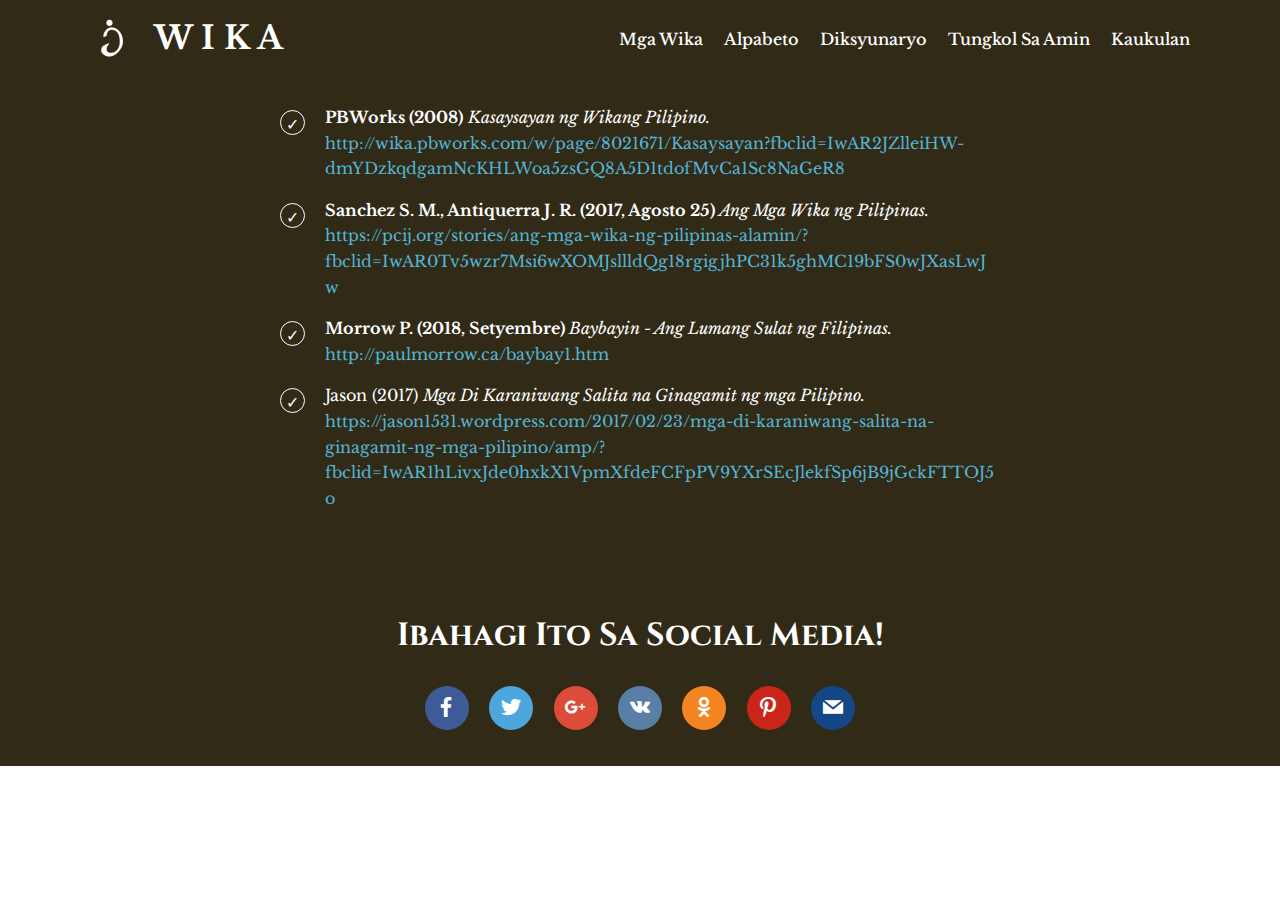
<file: page4.html>
<!DOCTYPE html>
<html  >
<head>
  <!-- Site made with Mobirise Website Builder v4.10.5, https://mobirise.com -->
  <meta charset="UTF-8">
  <meta http-equiv="X-UA-Compatible" content="IE=edge">
  <meta name="generator" content="Mobirise v4.10.5, mobirise.com">
  <meta name="viewport" content="width=device-width, initial-scale=1, minimum-scale=1">
  <link rel="shortcut icon" href="assets/images/256px-baybayin-script-tagalog-wi.svg-1-122x122.png" type="image/x-icon">
  <meta name="description" content="Site Generator Description">
  
  <title>Kaukulan</title>
  <link rel="stylesheet" href="assets/web/assets/mobirise-icons/mobirise-icons.css">
  <link rel="stylesheet" href="assets/tether/tether.min.css">
  <link rel="stylesheet" href="assets/bootstrap/css/bootstrap.min.css">
  <link rel="stylesheet" href="assets/bootstrap/css/bootstrap-grid.min.css">
  <link rel="stylesheet" href="assets/bootstrap/css/bootstrap-reboot.min.css">
  <link rel="stylesheet" href="assets/dropdown/css/style.css">
  <link rel="stylesheet" href="assets/socicon/css/styles.css">
  <link rel="stylesheet" href="assets/theme/css/style.css">
  <link rel="stylesheet" href="assets/mobirise/css/mbr-additional.css" type="text/css">
  
  
  
</head>
<body>
  <section class="menu cid-ruLTU0X2Fs" once="menu" id="menu1-12">

    

    <nav class="navbar navbar-expand beta-menu navbar-dropdown align-items-center navbar-fixed-top navbar-toggleable-sm">
        <button class="navbar-toggler navbar-toggler-right" type="button" data-toggle="collapse" data-target="#navbarSupportedContent" aria-controls="navbarSupportedContent" aria-expanded="false" aria-label="Toggle navigation">
            <div class="hamburger">
                <span></span>
                <span></span>
                <span></span>
                <span></span>
            </div>
        </button>
        <div class="menu-logo">
            <div class="navbar-brand">
                <span class="navbar-logo">
                    <a href="https://mobirise.co">
                         <img src="assets/images/256px-baybayin-script-tagalog-wi.svg-1-122x122.png" alt="Mobirise" title="" style="height: 3.8rem;">
                    </a>
                </span>
                <span class="navbar-caption-wrap"><a class="navbar-caption text-white display-7" href="index.html">W I K A</a></span>
            </div>
        </div>
        <div class="collapse navbar-collapse" id="navbarSupportedContent">
            <ul class="navbar-nav nav-dropdown nav-right" data-app-modern-menu="true"><li class="nav-item"><a class="nav-link link text-white display-4" href="page2.html" aria-expanded="false">Mga Wika</a></li><li class="nav-item"><a class="nav-link link text-white display-4" href="page3.html" aria-expanded="false">Alpabeto</a></li><li class="nav-item"><a class="nav-link link text-white display-4" href="page5.html" aria-expanded="false">Diksyunaryo</a></li><li class="nav-item"><a class="nav-link link text-white display-4" href="page6.html" aria-expanded="false">Tungkol Sa Amin</a></li><li class="nav-item"><a class="nav-link link text-white display-4" href="page4.html" aria-expanded="false">Kaukulan</a></li></ul>
            
        </div>
    </nav>
</section>

<section class="engine"><a href="https://mobirise.info/l">free site templates</a></section><section class="mbr-section article content12 cid-rvgRZESsXM" id="content12-13">
     

    <div class="container">
        <div class="media-container-row">
            <div class="mbr-text counter-container col-12 col-md-8 mbr-fonts-style display-5">
                <ul>
                    <li><strong>PBWorks (2008)</strong>&nbsp;<em>Kasaysayan ng Wikang Pilipino. </em><a href="http://wika.pbworks.com/w/page/8021671/Kasaysayan?fbclid=IwAR2JZlleiHW-dmYDzkqdgamNcKHLWoa5zsGQ8A5D1tdofMvCa1Sc8NaGeR8" target="_blank" class="text-secondary">http://wika.pbworks.com/w/page/8021671/Kasaysayan?fbclid=IwAR2JZlleiHW-dmYDzkqdgamNcKHLWoa5zsGQ8A5D1tdofMvCa1Sc8NaGeR8</a></li>
                    <li><strong>Sanchez S. M., Antiquerra J. R. (2017, Agosto 25) </strong><em>Ang Mga Wika ng Pilipinas. </em><a href="https://pcij.org/stories/ang-mga-wika-ng-pilipinas-alamin/?fbclid=IwAR0Tv5wzr7Msi6wXOMJsllldQg18rgigjhPC31k5ghMC19bFS0wJXasLwJw" class="text-secondary" target="_blank">https://pcij.org/stories/ang-mga-wika-ng-pilipinas-alamin/?fbclid=IwAR0Tv5wzr7Msi6wXOMJsllldQg18rgigjhPC31k5ghMC19bFS0wJXasLwJw</a></li>
                    <li><strong>Morrow P. (2018, Setyembre) </strong><em>Baybayin - Ang Lumang Sulat ng Filipinas. </em><a href="http://paulmorrow.ca/baybay1.htm" class="text-secondary" target="_blank">http://paulmorrow.ca/baybay1.htm</a></li><li>Jason (2017) <em>Mga Di Karaniwang Salita na Ginagamit ng mga Pilipino. </em><a href="https://jason1531.wordpress.com/2017/02/23/mga-di-karaniwang-salita-na-ginagamit-ng-mga-pilipino/amp/?fbclid=IwAR1hLivxJde0hxkX1VpmXfdeFCFpPV9YXrSEcJlekfSp6jB9jGckFTTOJ5o" target="_blank" class="text-secondary">https://jason1531.wordpress.com/2017/02/23/mga-di-karaniwang-salita-na-ginagamit-ng-mga-pilipino/amp/?fbclid=IwAR1hLivxJde0hxkX1VpmXfdeFCFpPV9YXrSEcJlekfSp6jB9jGckFTTOJ5o</a></li>
                </ul>
            </div>
        </div>
    </div>
</section>

<section class="cid-rvgYE7nnGJ" id="social-buttons3-1b">
    
    

    

    <div class="container">
        <div class="media-container-row">
            <div class="col-md-8 align-center">
                <h2 class="pb-3 mbr-section-title mbr-fonts-style display-2"><strong>Ibahagi Ito Sa Social Media!</strong></h2>
                <div>
                    <div class="mbr-social-likes">
                        <span class="btn btn-social socicon-bg-facebook facebook mx-2" title="Share link on Facebook">
                            <i class="socicon socicon-facebook"></i>
                        </span>
                        <span class="btn btn-social twitter socicon-bg-twitter mx-2" title="Share link on Twitter">
                            <i class="socicon socicon-twitter"></i>
                        </span>
                        <span class="btn btn-social plusone socicon-bg-googleplus mx-2" title="Share link on Google+">
                            <i class="socicon socicon-googleplus"></i>
                        </span>
                        <span class="btn btn-social vkontakte socicon-bg-vkontakte mx-2" title="Share link on VKontakte">
                            <i class="socicon socicon-vkontakte"></i>
                        </span>
                        <span class="btn btn-social odnoklassniki socicon-bg-odnoklassniki mx-2" title="Share link on Odnoklassniki">
                            <i class="socicon socicon-odnoklassniki"></i>
                        </span>
                        <span class="btn btn-social pinterest socicon-bg-pinterest mx-2" title="Share link on Pinterest">
                            <i class="socicon socicon-pinterest"></i>
                        </span>
                        <span class="btn btn-social mailru socicon-bg-mail mx-2" title="Share link on Mailru">
                            <i class="socicon socicon-mail"></i>
                        </span>
                    </div>
                </div>
            </div>
        </div>
    </div>
</section>


  <script src="assets/web/assets/jquery/jquery.min.js"></script>
  <script src="assets/popper/popper.min.js"></script>
  <script src="assets/tether/tether.min.js"></script>
  <script src="assets/bootstrap/js/bootstrap.min.js"></script>
  <script src="assets/dropdown/js/nav-dropdown.js"></script>
  <script src="assets/dropdown/js/navbar-dropdown.js"></script>
  <script src="assets/touchswipe/jquery.touch-swipe.min.js"></script>
  <script src="assets/sociallikes/social-likes.js"></script>
  <script src="assets/smoothscroll/smooth-scroll.js"></script>
  <script src="assets/theme/js/script.js"></script>
  
  
</body>
</html>
</file>
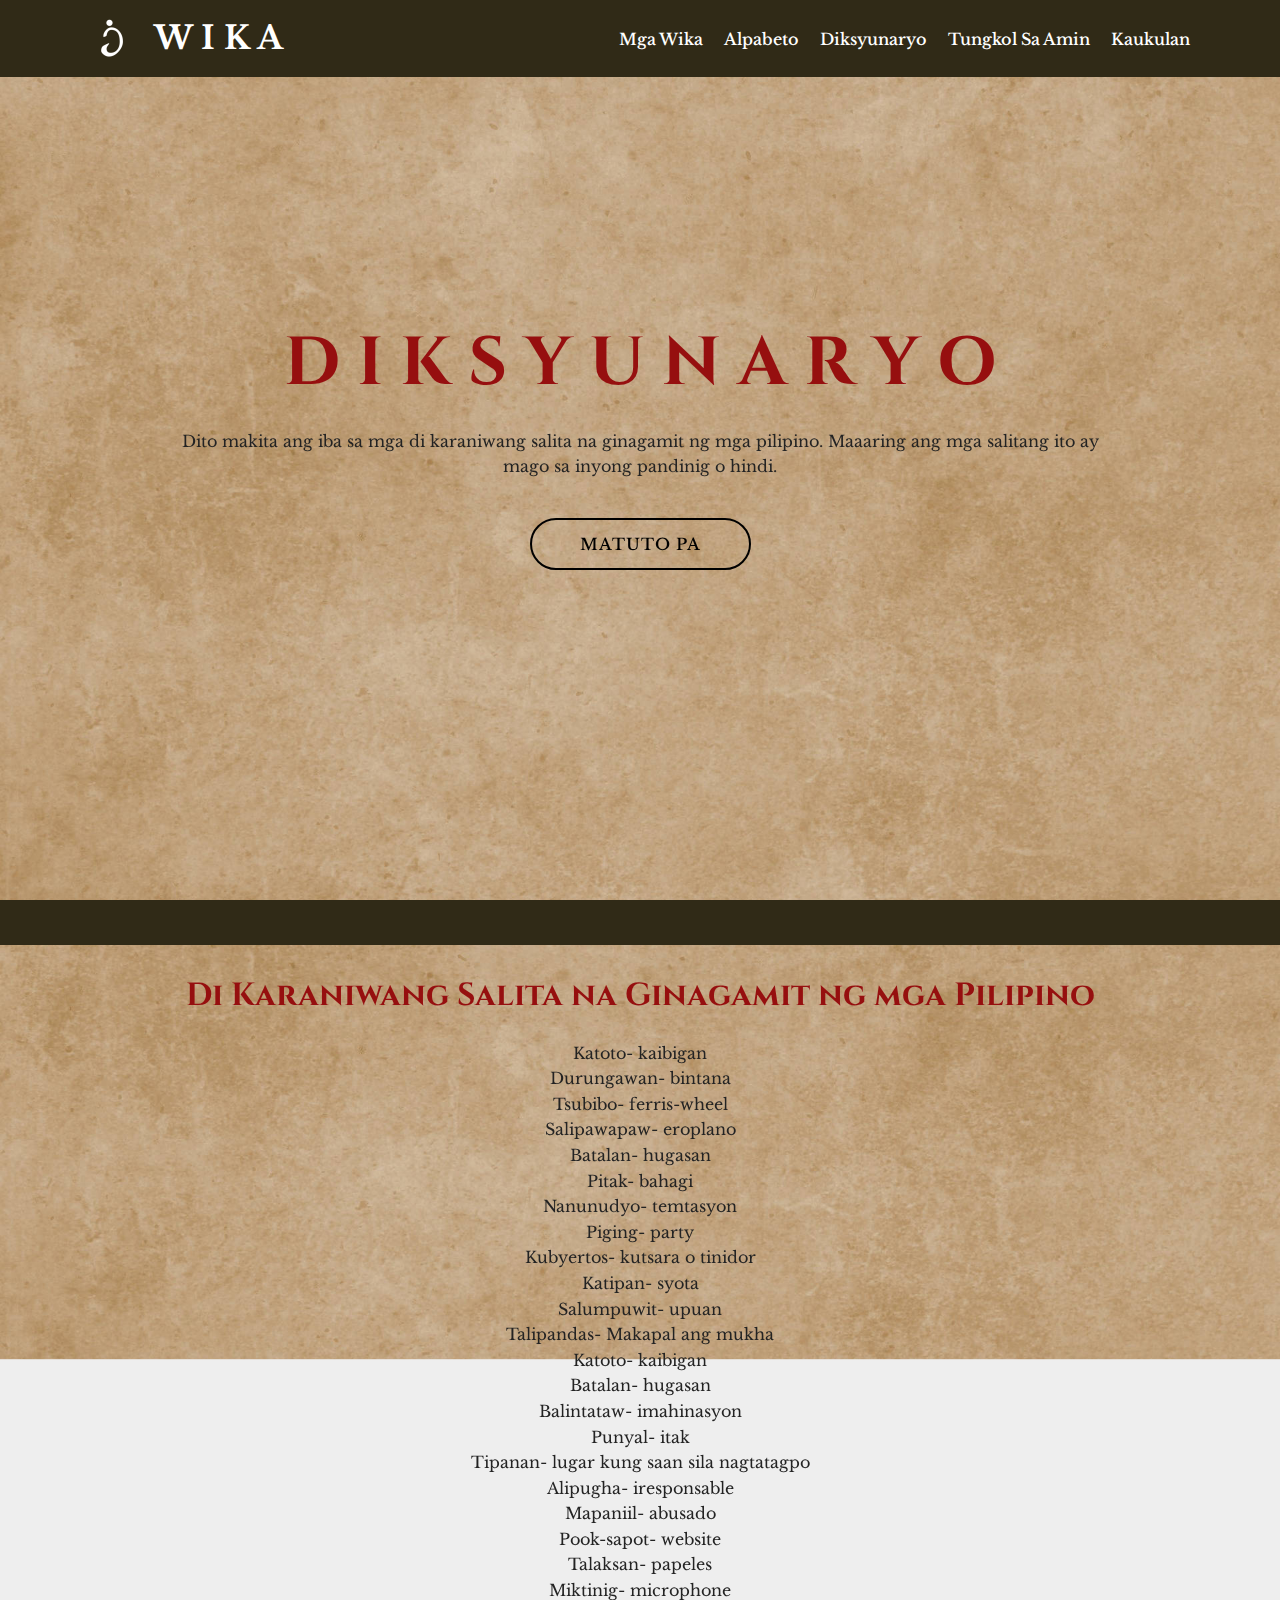
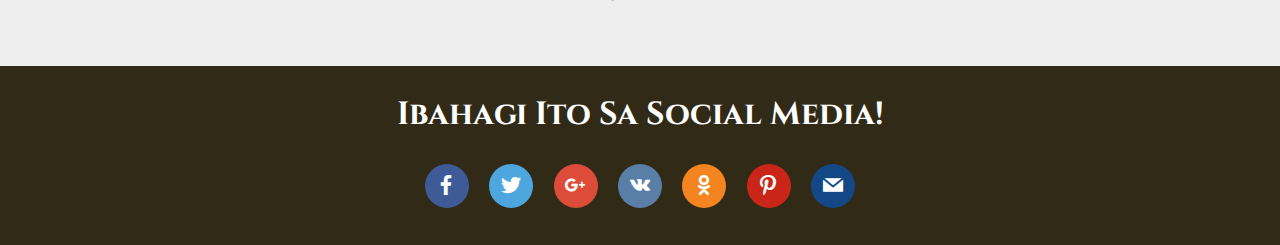
<file: page5.html>
<!DOCTYPE html>
<html  >
<head>
  <!-- Site made with Mobirise Website Builder v4.10.5, https://mobirise.com -->
  <meta charset="UTF-8">
  <meta http-equiv="X-UA-Compatible" content="IE=edge">
  <meta name="generator" content="Mobirise v4.10.5, mobirise.com">
  <meta name="viewport" content="width=device-width, initial-scale=1, minimum-scale=1">
  <link rel="shortcut icon" href="assets/images/256px-baybayin-script-tagalog-wi.svg-1-122x122.png" type="image/x-icon">
  <meta name="description" content="Web Page Creator Description">
  
  <title>Disyunaryo</title>
  <link rel="stylesheet" href="assets/web/assets/mobirise-icons/mobirise-icons.css">
  <link rel="stylesheet" href="assets/tether/tether.min.css">
  <link rel="stylesheet" href="assets/bootstrap/css/bootstrap.min.css">
  <link rel="stylesheet" href="assets/bootstrap/css/bootstrap-grid.min.css">
  <link rel="stylesheet" href="assets/bootstrap/css/bootstrap-reboot.min.css">
  <link rel="stylesheet" href="assets/socicon/css/styles.css">
  <link rel="stylesheet" href="assets/dropdown/css/style.css">
  <link rel="stylesheet" href="assets/theme/css/style.css">
  <link rel="stylesheet" href="assets/mobirise/css/mbr-additional.css" type="text/css">
  
  
  
</head>
<body>
  <section class="menu cid-ruLTU0X2Fs" once="menu" id="menu1-1d">

    

    <nav class="navbar navbar-expand beta-menu navbar-dropdown align-items-center navbar-fixed-top navbar-toggleable-sm">
        <button class="navbar-toggler navbar-toggler-right" type="button" data-toggle="collapse" data-target="#navbarSupportedContent" aria-controls="navbarSupportedContent" aria-expanded="false" aria-label="Toggle navigation">
            <div class="hamburger">
                <span></span>
                <span></span>
                <span></span>
                <span></span>
            </div>
        </button>
        <div class="menu-logo">
            <div class="navbar-brand">
                <span class="navbar-logo">
                    <a href="https://mobirise.co">
                         <img src="assets/images/256px-baybayin-script-tagalog-wi.svg-1-122x122.png" alt="Mobirise" title="" style="height: 3.8rem;">
                    </a>
                </span>
                <span class="navbar-caption-wrap"><a class="navbar-caption text-white display-7" href="index.html">W I K A</a></span>
            </div>
        </div>
        <div class="collapse navbar-collapse" id="navbarSupportedContent">
            <ul class="navbar-nav nav-dropdown nav-right" data-app-modern-menu="true"><li class="nav-item"><a class="nav-link link text-white display-4" href="page2.html" aria-expanded="false">Mga Wika</a></li><li class="nav-item"><a class="nav-link link text-white display-4" href="page3.html" aria-expanded="false">Alpabeto</a></li><li class="nav-item"><a class="nav-link link text-white display-4" href="page5.html" aria-expanded="false">Diksyunaryo</a></li><li class="nav-item"><a class="nav-link link text-white display-4" href="page6.html" aria-expanded="false">Tungkol Sa Amin</a></li><li class="nav-item"><a class="nav-link link text-white display-4" href="page4.html" aria-expanded="false">Kaukulan</a></li></ul>
            
        </div>
    </nav>
</section>

<section class="engine"><a href="https://mobirise.info/u">bootstrap responsive templates</a></section><section class="header1 cid-rvjKQwMlJ7 mbr-fullscreen mbr-parallax-background" id="header16-1e">

    

    

    <div class="container">
        <div class="row justify-content-md-center">
            <div class="col-md-10 align-center">
                <h1 class="mbr-section-title mbr-bold pb-3 mbr-fonts-style display-1">D I K S Y U N A R Y O</h1>
                
                <p class="mbr-text pb-3 mbr-fonts-style display-5">Dito makita ang iba sa mga di karaniwang salita na ginagamit ng mga pilipino. Maaaring ang mga salitang ito ay mago sa inyong pandinig o hindi.</p>
                <div class="mbr-section-btn"><a class="btn btn-md btn-danger-outline display-4" href="page5.html#social-buttons3-1f">MATUTO PA</a></div>
            </div>
        </div>
    </div>

</section>

<section class="cid-rvjKTsXLup" id="social-buttons3-1f">
    
    

    

    <div class="container">
        <div class="media-container-row">
            <div class="col-md-8 align-center">
                
                <div>
                    <div class="mbr-social-likes">
                        
                        
                        
                        
                        
                        
                        
                    </div>
                </div>
            </div>
        </div>
    </div>
</section>

<section class="header1 cid-rvjN2GSzvP mbr-parallax-background" id="header1-1g">

    

    

    <div class="container">
        <div class="row justify-content-md-center">
            <div class="mbr-white col-md-10">
                
                <h3 class="mbr-section-subtitle align-center mbr-light pb-3 mbr-fonts-style display-2"><strong>Di Karaniwang Salita na Ginagamit ng mga Pilipino</strong></h3>
                <p class="mbr-text align-center pb-3 mbr-fonts-style display-5">Katoto- kaibigan<br>Durungawan- bintana<br>Tsubibo- ferris-wheel<br>Salipawapaw- eroplano<br>Batalan- hugasan<br>Pitak- bahagi<br>Nanunudyo- temtasyon<br>Piging- party<br>Kubyertos- kutsara o tinidor<br>Katipan- syota<br>Salumpuwit- upuan
<br>Talipandas- Makapal ang mukha
<br>Katoto- kaibigan<br>Batalan- hugasan
<br>Balintataw- imahinasyon
<br>Punyal- itak
<br>Tipanan- lugar kung saan sila nagtatagpo
<br>Alipugha- iresponsable
<br>Mapaniil- abusado
<br>Pook-sapot- website
<br>Talaksan- papeles
<br>Miktinig- microphone
<br></p>
                
            </div>
        </div>
    </div>

</section>

<section class="cid-rvjPHB7126" id="social-buttons3-1k">
    
    

    

    <div class="container">
        <div class="media-container-row">
            <div class="col-md-8 align-center">
                <h2 class="pb-3 mbr-section-title mbr-fonts-style display-2"><strong>Ibahagi Ito Sa Social Media!</strong></h2>
                <div>
                    <div class="mbr-social-likes">
                        <span class="btn btn-social socicon-bg-facebook facebook mx-2" title="Share link on Facebook">
                            <i class="socicon socicon-facebook"></i>
                        </span>
                        <span class="btn btn-social twitter socicon-bg-twitter mx-2" title="Share link on Twitter">
                            <i class="socicon socicon-twitter"></i>
                        </span>
                        <span class="btn btn-social plusone socicon-bg-googleplus mx-2" title="Share link on Google+">
                            <i class="socicon socicon-googleplus"></i>
                        </span>
                        <span class="btn btn-social vkontakte socicon-bg-vkontakte mx-2" title="Share link on VKontakte">
                            <i class="socicon socicon-vkontakte"></i>
                        </span>
                        <span class="btn btn-social odnoklassniki socicon-bg-odnoklassniki mx-2" title="Share link on Odnoklassniki">
                            <i class="socicon socicon-odnoklassniki"></i>
                        </span>
                        <span class="btn btn-social pinterest socicon-bg-pinterest mx-2" title="Share link on Pinterest">
                            <i class="socicon socicon-pinterest"></i>
                        </span>
                        <span class="btn btn-social mailru socicon-bg-mail mx-2" title="Share link on Mailru">
                            <i class="socicon socicon-mail"></i>
                        </span>
                    </div>
                </div>
            </div>
        </div>
    </div>
</section>


  <script src="assets/web/assets/jquery/jquery.min.js"></script>
  <script src="assets/popper/popper.min.js"></script>
  <script src="assets/tether/tether.min.js"></script>
  <script src="assets/bootstrap/js/bootstrap.min.js"></script>
  <script src="assets/smoothscroll/smooth-scroll.js"></script>
  <script src="assets/touchswipe/jquery.touch-swipe.min.js"></script>
  <script src="assets/parallax/jarallax.min.js"></script>
  <script src="assets/sociallikes/social-likes.js"></script>
  <script src="assets/dropdown/js/nav-dropdown.js"></script>
  <script src="assets/dropdown/js/navbar-dropdown.js"></script>
  <script src="assets/theme/js/script.js"></script>
  
  
</body>
</html>
</file>
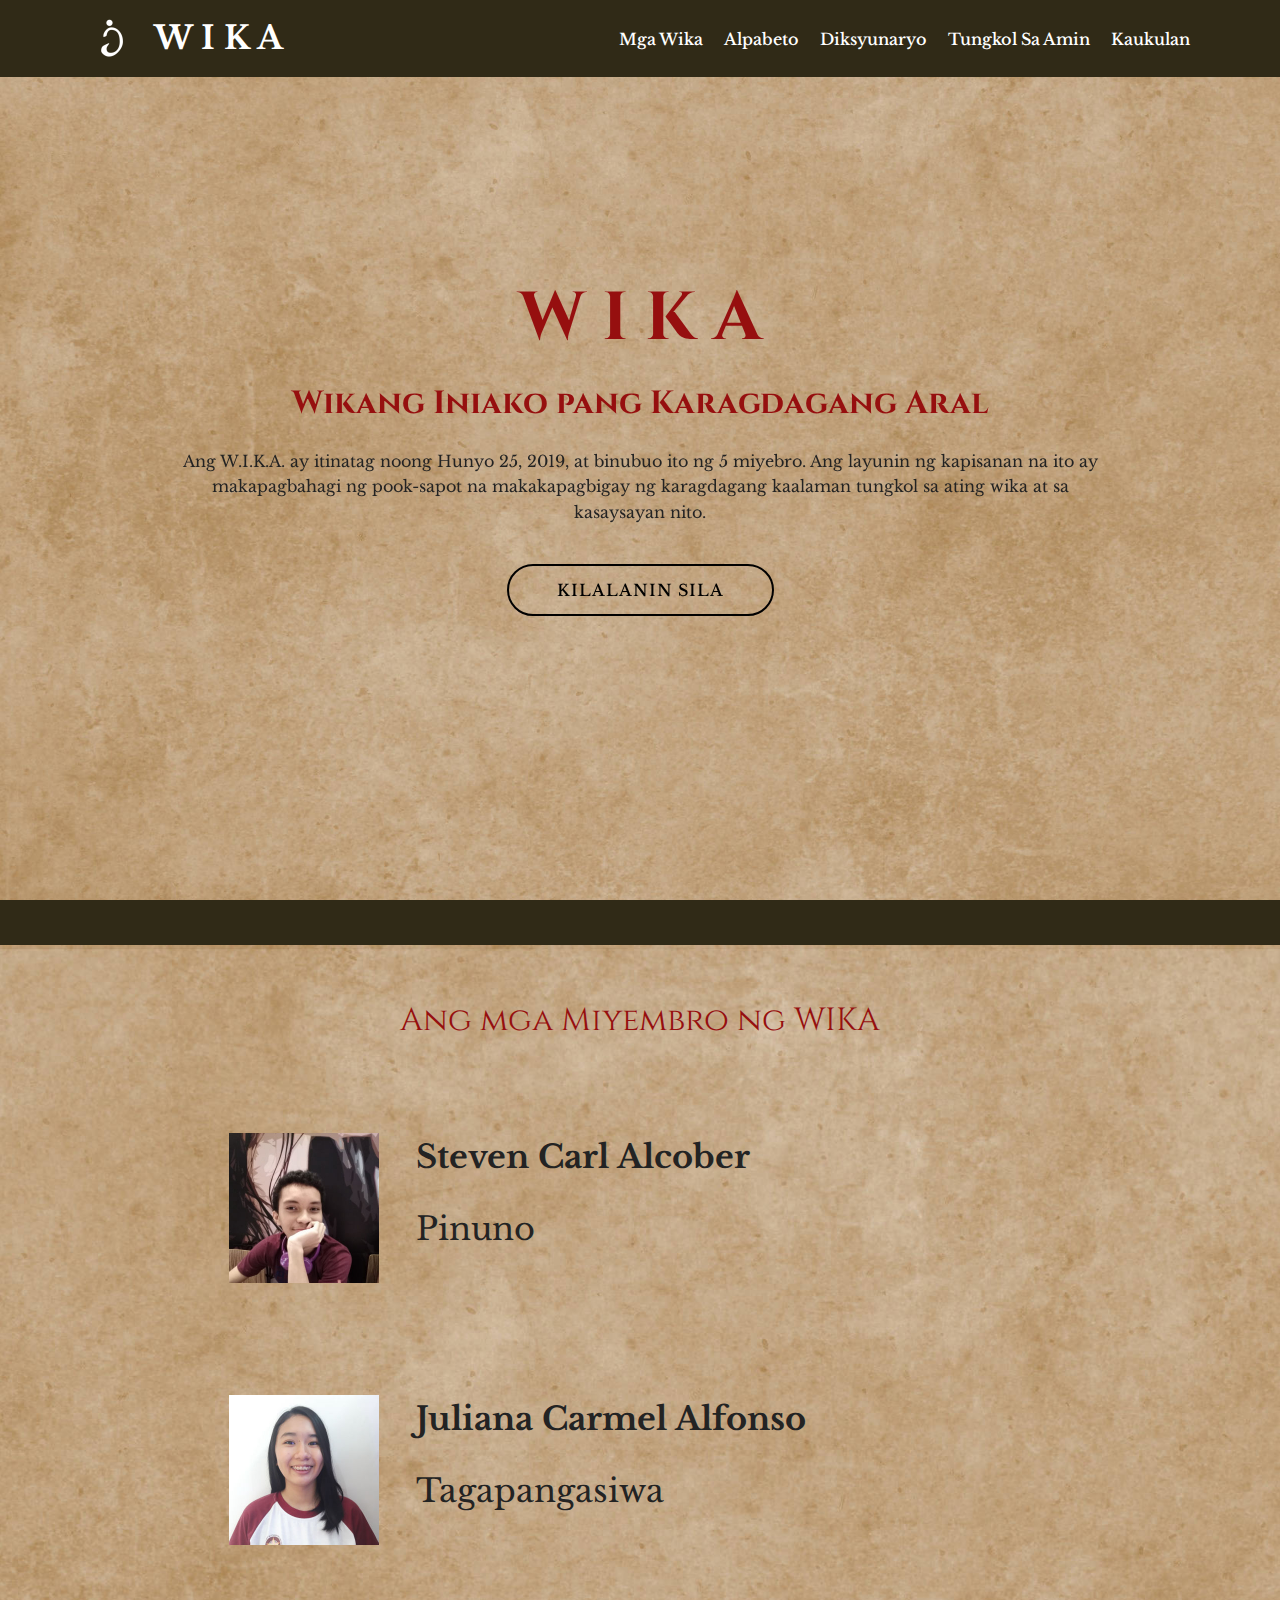
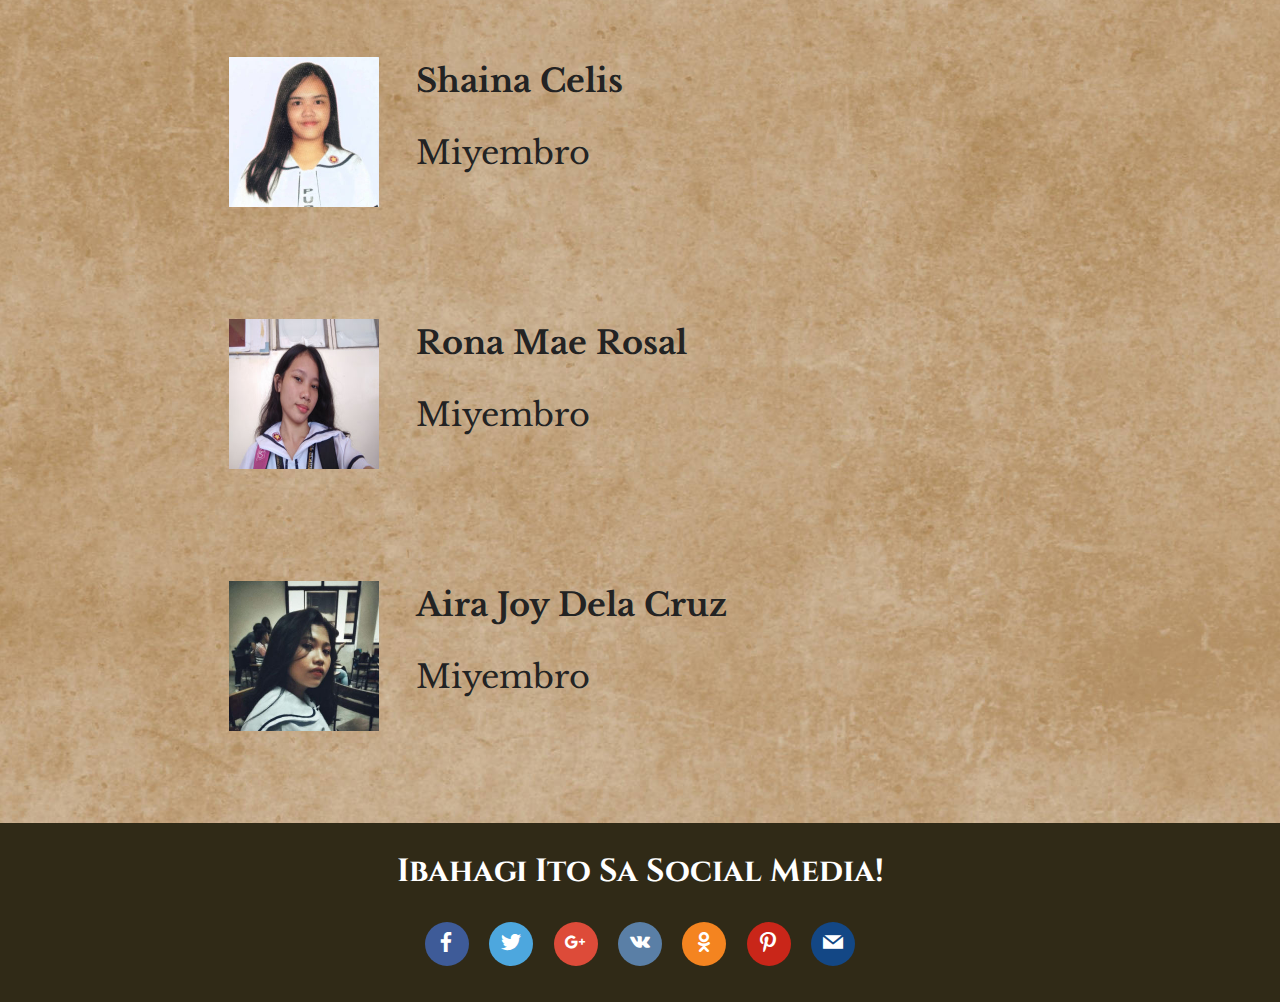
<file: page6.html>
<!DOCTYPE html>
<html  >
<head>
  <!-- Site made with Mobirise Website Builder v4.10.5, https://mobirise.com -->
  <meta charset="UTF-8">
  <meta http-equiv="X-UA-Compatible" content="IE=edge">
  <meta name="generator" content="Mobirise v4.10.5, mobirise.com">
  <meta name="viewport" content="width=device-width, initial-scale=1, minimum-scale=1">
  <link rel="shortcut icon" href="assets/images/256px-baybayin-script-tagalog-wi.svg-1-122x122.png" type="image/x-icon">
  <meta name="description" content="Website Generator Description">
  
  <title>Tungkol Sa Amin</title>
  <link rel="stylesheet" href="assets/web/assets/mobirise-icons/mobirise-icons.css">
  <link rel="stylesheet" href="assets/tether/tether.min.css">
  <link rel="stylesheet" href="assets/bootstrap/css/bootstrap.min.css">
  <link rel="stylesheet" href="assets/bootstrap/css/bootstrap-grid.min.css">
  <link rel="stylesheet" href="assets/bootstrap/css/bootstrap-reboot.min.css">
  <link rel="stylesheet" href="assets/socicon/css/styles.css">
  <link rel="stylesheet" href="assets/dropdown/css/style.css">
  <link rel="stylesheet" href="assets/theme/css/style.css">
  <link rel="stylesheet" href="assets/mobirise/css/mbr-additional.css" type="text/css">
  
  
  
</head>
<body>
  <section class="menu cid-ruLTU0X2Fs" once="menu" id="menu1-1l">

    

    <nav class="navbar navbar-expand beta-menu navbar-dropdown align-items-center navbar-fixed-top navbar-toggleable-sm">
        <button class="navbar-toggler navbar-toggler-right" type="button" data-toggle="collapse" data-target="#navbarSupportedContent" aria-controls="navbarSupportedContent" aria-expanded="false" aria-label="Toggle navigation">
            <div class="hamburger">
                <span></span>
                <span></span>
                <span></span>
                <span></span>
            </div>
        </button>
        <div class="menu-logo">
            <div class="navbar-brand">
                <span class="navbar-logo">
                    <a href="https://mobirise.co">
                         <img src="assets/images/256px-baybayin-script-tagalog-wi.svg-1-122x122.png" alt="Mobirise" title="" style="height: 3.8rem;">
                    </a>
                </span>
                <span class="navbar-caption-wrap"><a class="navbar-caption text-white display-7" href="index.html">W I K A</a></span>
            </div>
        </div>
        <div class="collapse navbar-collapse" id="navbarSupportedContent">
            <ul class="navbar-nav nav-dropdown nav-right" data-app-modern-menu="true"><li class="nav-item"><a class="nav-link link text-white display-4" href="page2.html" aria-expanded="false">Mga Wika</a></li><li class="nav-item"><a class="nav-link link text-white display-4" href="page3.html" aria-expanded="false">Alpabeto</a></li><li class="nav-item"><a class="nav-link link text-white display-4" href="page5.html" aria-expanded="false">Diksyunaryo</a></li><li class="nav-item"><a class="nav-link link text-white display-4" href="page6.html" aria-expanded="false">Tungkol Sa Amin</a></li><li class="nav-item"><a class="nav-link link text-white display-4" href="page4.html" aria-expanded="false">Kaukulan</a></li></ul>
            
        </div>
    </nav>
</section>

<section class="engine"><a href="https://mobirise.info/u">bootstrap html templates</a></section><section class="header1 cid-rvjQwPLDBo mbr-fullscreen mbr-parallax-background" id="header16-1m">

    

    

    <div class="container">
        <div class="row justify-content-md-center">
            <div class="col-md-10 align-center">
                <h1 class="mbr-section-title mbr-bold pb-3 mbr-fonts-style display-1">W I K A</h1>
                <h3 class="mbr-section-subtitle mbr-light pb-3 mbr-fonts-style display-2"><strong>Wikang Iniako pang Karagdagang Aral</strong></h3>
                <p class="mbr-text pb-3 mbr-fonts-style display-5">Ang W.I.K.A. ay itinatag noong Hunyo 25, 2019, at binubuo ito ng 5 miyebro. Ang layunin ng kapisanan na ito ay makapagbahagi ng pook-sapot na makakapagbigay ng karagdagang kaalaman tungkol sa ating wika at sa kasaysayan nito.</p>
                <div class="mbr-section-btn"><a class="btn btn-md btn-danger-outline display-4" href="index.html#social-buttons3-6">KILALANIN SILA</a></div>
            </div>
        </div>
    </div>

</section>

<section class="cid-rvjRDm53le" id="social-buttons3-1o">
    
    

    

    <div class="container">
        <div class="media-container-row">
            <div class="col-md-8 align-center">
                
                <div>
                    <div class="mbr-social-likes">
                        
                        
                        
                        
                        
                        
                        
                    </div>
                </div>
            </div>
        </div>
    </div>
</section>

<section class="testimonials4 cid-rvjSaha8gv" id="testimonials4-1q">

  

  
  <div class="container">
    <h2 class="pb-3 mbr-fonts-style mbr-white align-center display-2">Ang mga Miyembro ng WIKA</h2>
    
    <div class="col-md-10 testimonials-container"> 
      

      
    <div class="testimonials-item">
        <div class="user row">
          <div class="col-lg-3 col-md-4">
            <div class="user_image">
              <img src="assets/images/35474017-2117181571644895-3372633845256945664-o-300x400.jpg" alt="" title="">
            </div>
          </div>
          <div class="testimonials-caption col-lg-9 col-md-8">
            <div class="user_text ">
              <p class="mbr-fonts-style  display-7"><strong>Steven Carl Alcober</strong></p>
            </div>
            
            <div class="user_desk mbr-light mbr-fonts-style align-left pt-2 display-7">Pinuno</div>
          </div>
        </div>
      </div><div class="testimonials-item">
        <div class="user row">
          <div class="col-lg-3 col-md-4">
            <div class="user_image">
              <img src="assets/images/66005046-2273061129408525-8246731391828492288-n-300x300.jpg" alt="" title="">
            </div>
          </div>
          <div class="testimonials-caption col-lg-9 col-md-8">
            <div class="user_text ">
              <p class="mbr-fonts-style  display-7"><strong>Juliana Carmel Alfonso</strong></p>
            </div>
            
            <div class="user_desk mbr-light mbr-fonts-style align-left pt-2 display-7">Tagapangasiwa</div>
          </div>
        </div>
      </div><div class="testimonials-item">
        <div class="user row">
          <div class="col-lg-3 col-md-4">
            <div class="user_image">
              <img src="assets/images/65948841-2593892387296225-8454221038559952896-n-300x300.jpg" alt="" title="">
            </div>
          </div>
          <div class="testimonials-caption col-lg-9 col-md-8">
            <div class="user_text ">
              <p class="mbr-fonts-style  display-7"><strong>Shaina Celis</strong></p>
            </div>
            
            <div class="user_desk mbr-light mbr-fonts-style align-left pt-2 display-7">Miyembro</div>
          </div>
        </div>
      </div><div class="testimonials-item">
        <div class="user row">
          <div class="col-lg-3 col-md-4">
            <div class="user_image">
              <img src="assets/images/65901455-382542445735150-545105068681068544-n-300x225.jpg" alt="" title="">
            </div>
          </div>
          <div class="testimonials-caption col-lg-9 col-md-8">
            <div class="user_text ">
              <p class="mbr-fonts-style  display-7"><strong>Rona Mae Rosal</strong></p>
            </div>
            
            <div class="user_desk mbr-light mbr-fonts-style align-left pt-2 display-7">Miyembro</div>
          </div>
        </div>
      </div><div class="testimonials-item">
        <div class="user row">
          <div class="col-lg-3 col-md-4">
            <div class="user_image">
              <img src="assets/images/52877968-771006783270857-5274245239924588544-n-300x400.jpg" alt="" title="">
            </div>
          </div>
          <div class="testimonials-caption col-lg-9 col-md-8">
            <div class="user_text ">
              <p class="mbr-fonts-style  display-7"><strong>Aira Joy Dela Cruz</strong></p>
            </div>
            
            <div class="user_desk mbr-light mbr-fonts-style align-left pt-2 display-7">Miyembro</div>
          </div>
        </div>
      </div></div>
  </div>
</section>

<section class="cid-rvjVW7Vnb0" id="social-buttons3-1r">
    
    

    

    <div class="container">
        <div class="media-container-row">
            <div class="col-md-8 align-center">
                <h2 class="pb-3 mbr-section-title mbr-fonts-style display-2"><strong>Ibahagi Ito Sa Social Media!</strong></h2>
                <div>
                    <div class="mbr-social-likes">
                        <span class="btn btn-social socicon-bg-facebook facebook mx-2" title="Share link on Facebook">
                            <i class="socicon socicon-facebook"></i>
                        </span>
                        <span class="btn btn-social twitter socicon-bg-twitter mx-2" title="Share link on Twitter">
                            <i class="socicon socicon-twitter"></i>
                        </span>
                        <span class="btn btn-social plusone socicon-bg-googleplus mx-2" title="Share link on Google+">
                            <i class="socicon socicon-googleplus"></i>
                        </span>
                        <span class="btn btn-social vkontakte socicon-bg-vkontakte mx-2" title="Share link on VKontakte">
                            <i class="socicon socicon-vkontakte"></i>
                        </span>
                        <span class="btn btn-social odnoklassniki socicon-bg-odnoklassniki mx-2" title="Share link on Odnoklassniki">
                            <i class="socicon socicon-odnoklassniki"></i>
                        </span>
                        <span class="btn btn-social pinterest socicon-bg-pinterest mx-2" title="Share link on Pinterest">
                            <i class="socicon socicon-pinterest"></i>
                        </span>
                        <span class="btn btn-social mailru socicon-bg-mail mx-2" title="Share link on Mailru">
                            <i class="socicon socicon-mail"></i>
                        </span>
                    </div>
                </div>
            </div>
        </div>
    </div>
</section>


  <script src="assets/web/assets/jquery/jquery.min.js"></script>
  <script src="assets/popper/popper.min.js"></script>
  <script src="assets/tether/tether.min.js"></script>
  <script src="assets/bootstrap/js/bootstrap.min.js"></script>
  <script src="assets/smoothscroll/smooth-scroll.js"></script>
  <script src="assets/touchswipe/jquery.touch-swipe.min.js"></script>
  <script src="assets/parallax/jarallax.min.js"></script>
  <script src="assets/sociallikes/social-likes.js"></script>
  <script src="assets/dropdown/js/nav-dropdown.js"></script>
  <script src="assets/dropdown/js/navbar-dropdown.js"></script>
  <script src="assets/theme/js/script.js"></script>
  
  
</body>
</html>
</file>
<file: assets/web/assets/mobirise-icons/mobirise-icons.css>
@font-face {
  font-family: 'MobiriseIcons';
  src:  url('mobirise-icons.eot?spat4u');
  src:  url('mobirise-icons.eot?spat4u#iefix') format('embedded-opentype'),
    url('mobirise-icons.ttf?spat4u') format('truetype'),
    url('mobirise-icons.woff?spat4u') format('woff'),
    url('mobirise-icons.svg?spat4u#MobiriseIcons') format('svg');
  font-weight: normal;
  font-style: normal;
}

[class^="mbri-"], [class*=" mbri-"] {
  /* use !important to prevent issues with browser extensions that change fonts */
  font-family: MobiriseIcons !important;
  speak: none;
  font-style: normal;
  font-weight: normal;
  font-variant: normal;
  text-transform: none;
  line-height: 1;

  /* Better Font Rendering =========== */
  -webkit-font-smoothing: antialiased;
  -moz-osx-font-smoothing: grayscale;
}

.mbri-add-submenu:before {
  content: "\e900";
}
.mbri-alert:before {
  content: "\e901";
}
.mbri-align-center:before {
  content: "\e902";
}
.mbri-align-justify:before {
  content: "\e903";
}
.mbri-align-left:before {
  content: "\e904";
}
.mbri-align-right:before {
  content: "\e905";
}
.mbri-android:before {
  content: "\e906";
}
.mbri-apple:before {
  content: "\e907";
}
.mbri-arrow-down:before {
  content: "\e908";
}
.mbri-arrow-next:before {
  content: "\e909";
}
.mbri-arrow-prev:before {
  content: "\e90a";
}
.mbri-arrow-up:before {
  content: "\e90b";
}
.mbri-bold:before {
  content: "\e90c";
}
.mbri-bookmark:before {
  content: "\e90d";
}
.mbri-bootstrap:before {
  content: "\e90e";
}
.mbri-briefcase:before {
  content: "\e90f";
}
.mbri-browse:before {
  content: "\e910";
}
.mbri-bulleted-list:before {
  content: "\e911";
}
.mbri-calendar:before {
  content: "\e912";
}
.mbri-camera:before {
  content: "\e913";
}
.mbri-cart-add:before {
  content: "\e914";
}
.mbri-cart-full:before {
  content: "\e915";
}
.mbri-cash:before {
  content: "\e916";
}
.mbri-change-style:before {
  content: "\e917";
}
.mbri-chat:before {
  content: "\e918";
}
.mbri-clock:before {
  content: "\e919";
}
.mbri-close:before {
  content: "\e91a";
}
.mbri-cloud:before {
  content: "\e91b";
}
.mbri-code:before {
  content: "\e91c";
}
.mbri-contact-form:before {
  content: "\e91d";
}
.mbri-credit-card:before {
  content: "\e91e";
}
.mbri-cursor-click:before {
  content: "\e91f";
}
.mbri-cust-feedback:before {
  content: "\e920";
}
.mbri-database:before {
  content: "\e921";
}
.mbri-delivery:before {
  content: "\e922";
}
.mbri-desktop:before {
  content: "\e923";
}
.mbri-devices:before {
  content: "\e924";
}
.mbri-down:before {
  content: "\e925";
}
.mbri-download:before {
  content: "\e989";
}
.mbri-drag-n-drop:before {
  content: "\e927";
}
.mbri-drag-n-drop2:before {
  content: "\e928";
}
.mbri-edit:before {
  content: "\e929";
}
.mbri-edit2:before {
  content: "\e92a";
}
.mbri-error:before {
  content: "\e92b";
}
.mbri-extension:before {
  content: "\e92c";
}
.mbri-features:before {
  content: "\e92d";
}
.mbri-file:before {
  content: "\e92e";
}
.mbri-flag:before {
  content: "\e92f";
}
.mbri-folder:before {
  content: "\e930";
}
.mbri-gift:before {
  content: "\e931";
}
.mbri-github:before {
  content: "\e932";
}
.mbri-globe:before {
  content: "\e933";
}
.mbri-globe-2:before {
  content: "\e934";
}
.mbri-growing-chart:before {
  content: "\e935";
}
.mbri-hearth:before {
  content: "\e936";
}
.mbri-help:before {
  content: "\e937";
}
.mbri-home:before {
  content: "\e938";
}
.mbri-hot-cup:before {
  content: "\e939";
}
.mbri-idea:before {
  content: "\e93a";
}
.mbri-image-gallery:before {
  content: "\e93b";
}
.mbri-image-slider:before {
  content: "\e93c";
}
.mbri-info:before {
  content: "\e93d";
}
.mbri-italic:before {
  content: "\e93e";
}
.mbri-key:before {
  content: "\e93f";
}
.mbri-laptop:before {
  content: "\e940";
}
.mbri-layers:before {
  content: "\e941";
}
.mbri-left-right:before {
  content: "\e942";
}
.mbri-left:before {
  content: "\e943";
}
.mbri-letter:before {
  content: "\e944";
}
.mbri-like:before {
  content: "\e945";
}
.mbri-link:before {
  content: "\e946";
}
.mbri-lock:before {
  content: "\e947";
}
.mbri-login:before {
  content: "\e948";
}
.mbri-logout:before {
  content: "\e949";
}
.mbri-magic-stick:before {
  content: "\e94a";
}
.mbri-map-pin:before {
  content: "\e94b";
}
.mbri-menu:before {
  content: "\e94c";
}
.mbri-mobile:before {
  content: "\e94d";
}
.mbri-mobile2:before {
  content: "\e94e";
}
.mbri-mobirise:before {
  content: "\e94f";
}
.mbri-more-horizontal:before {
  content: "\e950";
}
.mbri-more-vertical:before {
  content: "\e951";
}
.mbri-music:before {
  content: "\e952";
}
.mbri-new-file:before {
  content: "\e953";
}
.mbri-numbered-list:before {
  content: "\e954";
}
.mbri-opened-folder:before {
  content: "\e955";
}
.mbri-pages:before {
  content: "\e956";
}
.mbri-paper-plane:before {
  content: "\e957";
}
.mbri-paperclip:before {
  content: "\e958";
}
.mbri-photo:before {
  content: "\e959";
}
.mbri-photos:before {
  content: "\e95a";
}
.mbri-pin:before {
  content: "\e95b";
}
.mbri-play:before {
  content: "\e95c";
}
.mbri-plus:before {
  content: "\e95d";
}
.mbri-preview:before {
  content: "\e95e";
}
.mbri-print:before {
  content: "\e95f";
}
.mbri-protect:before {
  content: "\e960";
}
.mbri-question:before {
  content: "\e961";
}
.mbri-quote-left:before {
  content: "\e962";
}
.mbri-quote-right:before {
  content: "\e963";
}
.mbri-refresh:before {
  content: "\e964";
}
.mbri-responsive:before {
  content: "\e965";
}
.mbri-right:before {
  content: "\e966";
}
.mbri-rocket:before {
  content: "\e967";
}
.mbri-sad-face:before {
  content: "\e968";
}
.mbri-sale:before {
  content: "\e969";
}
.mbri-save:before {
  content: "\e96a";
}
.mbri-search:before {
  content: "\e96b";
}
.mbri-setting:before {
  content: "\e96c";
}
.mbri-setting2:before {
  content: "\e96d";
}
.mbri-setting3:before {
  content: "\e96e";
}
.mbri-share:before {
  content: "\e96f";
}
.mbri-shopping-bag:before {
  content: "\e970";
}
.mbri-shopping-basket:before {
  content: "\e971";
}
.mbri-shopping-cart:before {
  content: "\e972";
}
.mbri-sites:before {
  content: "\e973";
}
.mbri-smile-face:before {
  content: "\e974";
}
.mbri-speed:before {
  content: "\e975";
}
.mbri-star:before {
  content: "\e976";
}
.mbri-success:before {
  content: "\e977";
}
.mbri-sun:before {
  content: "\e978";
}
.mbri-sun2:before {
  content: "\e979";
}
.mbri-tablet:before {
  content: "\e97a";
}
.mbri-tablet-vertical:before {
  content: "\e97b";
}
.mbri-target:before {
  content: "\e97c";
}
.mbri-timer:before {
  content: "\e97d";
}
.mbri-to-ftp:before {
  content: "\e97e";
}
.mbri-to-local-drive:before {
  content: "\e97f";
}
.mbri-touch-swipe:before {
  content: "\e980";
}
.mbri-touch:before {
  content: "\e981";
}
.mbri-trash:before {
  content: "\e982";
}
.mbri-underline:before {
  content: "\e983";
}
.mbri-unlink:before {
  content: "\e984";
}
.mbri-unlock:before {
  content: "\e985";
}
.mbri-up-down:before {
  content: "\e986";
}
.mbri-up:before {
  content: "\e987";
}
.mbri-update:before {
  content: "\e988";
}
.mbri-upload:before {
 content: "\e926"; 
}
.mbri-user:before {
  content: "\e98a";
}
.mbri-user2:before {
  content: "\e98b";
}
.mbri-users:before {
  content: "\e98c";
}
.mbri-video:before {
  content: "\e98d";
}
.mbri-video-play:before {
  content: "\e98e";
}
.mbri-watch:before {
  content: "\e98f";
}
.mbri-website-theme:before {
  content: "\e990";
}
.mbri-wifi:before {
  content: "\e991";
}
.mbri-windows:before {
  content: "\e992";
}
.mbri-zoom-out:before {
  content: "\e993";
}
.mbri-redo:before {
  content: "\e994";
}
.mbri-undo:before {
  content: "\e995";
}
</file>
<file: assets/socicon/css/styles.css>
@charset "UTF-8";

@font-face {
  font-family: "socicon";
  src:url("../fonts/socicon.eot");
  src:url("../fonts/socicon.eot?#iefix") format("embedded-opentype"),
    url("../fonts/socicon.woff") format("woff"),
    url("../fonts/socicon.ttf") format("truetype"),
    url("../fonts/socicon.svg#socicon") format("svg");
  font-weight: normal;
  font-style: normal;

}

[data-icon]:before {
  font-family: "socicon" !important;
  content: attr(data-icon);
  font-style: normal !important;
  font-weight: normal !important;
  font-variant: normal !important;
  text-transform: none !important;
  speak: none;
  line-height: 1;
  -webkit-font-smoothing: antialiased;
  -moz-osx-font-smoothing: grayscale;
}

[class^="socicon-"]:before,
[class*=" socicon-"]:before {
  font-family: "socicon" !important;
  font-style: normal !important;
  font-weight: normal !important;
  font-variant: normal !important;
  text-transform: none !important;
  speak: none;
  line-height: 1;
  -webkit-font-smoothing: antialiased;
  -moz-osx-font-smoothing: grayscale;
}

.socicon-modelmayhem:before {
  content: "\e000";
}
.socicon-mixcloud:before {
  content: "\e001";
}
.socicon-drupal:before {
  content: "\e002";
}
.socicon-swarm:before {
  content: "\e003";
}
.socicon-istock:before {
  content: "\e004";
}
.socicon-yammer:before {
  content: "\e005";
}
.socicon-ello:before {
  content: "\e006";
}
.socicon-stackoverflow:before {
  content: "\e007";
}
.socicon-persona:before {
  content: "\e008";
}
.socicon-triplej:before {
  content: "\e009";
}
.socicon-houzz:before {
  content: "\e00a";
}
.socicon-rss:before {
  content: "\e00b";
}
.socicon-paypal:before {
  content: "\e00c";
}
.socicon-odnoklassniki:before {
  content: "\e00d";
}
.socicon-airbnb:before {
  content: "\e00e";
}
.socicon-periscope:before {
  content: "\e00f";
}
.socicon-outlook:before {
  content: "\e010";
}
.socicon-coderwall:before {
  content: "\e011";
}
.socicon-tripadvisor:before {
  content: "\e012";
}
.socicon-appnet:before {
  content: "\e013";
}
.socicon-goodreads:before {
  content: "\e014";
}
.socicon-tripit:before {
  content: "\e015";
}
.socicon-lanyrd:before {
  content: "\e016";
}
.socicon-slideshare:before {
  content: "\e017";
}
.socicon-buffer:before {
  content: "\e018";
}
.socicon-disqus:before {
  content: "\e019";
}
.socicon-vkontakte:before {
  content: "\e01a";
}
.socicon-whatsapp:before {
  content: "\e01b";
}
.socicon-patreon:before {
  content: "\e01c";
}
.socicon-storehouse:before {
  content: "\e01d";
}
.socicon-pocket:before {
  content: "\e01e";
}
.socicon-mail:before {
  content: "\e01f";
}
.socicon-blogger:before {
  content: "\e020";
}
.socicon-technorati:before {
  content: "\e021";
}
.socicon-reddit:before {
  content: "\e022";
}
.socicon-dribbble:before {
  content: "\e023";
}
.socicon-stumbleupon:before {
  content: "\e024";
}
.socicon-digg:before {
  content: "\e025";
}
.socicon-envato:before {
  content: "\e026";
}
.socicon-behance:before {
  content: "\e027";
}
.socicon-delicious:before {
  content: "\e028";
}
.socicon-deviantart:before {
  content: "\e029";
}
.socicon-forrst:before {
  content: "\e02a";
}
.socicon-play:before {
  content: "\e02b";
}
.socicon-zerply:before {
  content: "\e02c";
}
.socicon-wikipedia:before {
  content: "\e02d";
}
.socicon-apple:before {
  content: "\e02e";
}
.socicon-flattr:before {
  content: "\e02f";
}
.socicon-github:before {
  content: "\e030";
}
.socicon-renren:before {
  content: "\e031";
}
.socicon-friendfeed:before {
  content: "\e032";
}
.socicon-newsvine:before {
  content: "\e033";
}
.socicon-identica:before {
  content: "\e034";
}
.socicon-bebo:before {
  content: "\e035";
}
.socicon-zynga:before {
  content: "\e036";
}
.socicon-steam:before {
  content: "\e037";
}
.socicon-xbox:before {
  content: "\e038";
}
.socicon-windows:before {
  content: "\e039";
}
.socicon-qq:before {
  content: "\e03a";
}
.socicon-douban:before {
  content: "\e03b";
}
.socicon-meetup:before {
  content: "\e03c";
}
.socicon-playstation:before {
  content: "\e03d";
}
.socicon-android:before {
  content: "\e03e";
}
.socicon-snapchat:before {
  content: "\e03f";
}
.socicon-twitter:before {
  content: "\e040";
}
.socicon-facebook:before {
  content: "\e041";
}
.socicon-googleplus:before {
  content: "\e042";
}
.socicon-pinterest:before {
  content: "\e043";
}
.socicon-foursquare:before {
  content: "\e044";
}
.socicon-yahoo:before {
  content: "\e045";
}
.socicon-skype:before {
  content: "\e046";
}
.socicon-yelp:before {
  content: "\e047";
}
.socicon-feedburner:before {
  content: "\e048";
}
.socicon-linkedin:before {
  content: "\e049";
}
.socicon-viadeo:before {
  content: "\e04a";
}
.socicon-xing:before {
  content: "\e04b";
}
.socicon-myspace:before {
  content: "\e04c";
}
.socicon-soundcloud:before {
  content: "\e04d";
}
.socicon-spotify:before {
  content: "\e04e";
}
.socicon-grooveshark:before {
  content: "\e04f";
}
.socicon-lastfm:before {
  content: "\e050";
}
.socicon-youtube:before {
  content: "\e051";
}
.socicon-vimeo:before {
  content: "\e052";
}
.socicon-dailymotion:before {
  content: "\e053";
}
.socicon-vine:before {
  content: "\e054";
}
.socicon-flickr:before {
  content: "\e055";
}
.socicon-500px:before {
  content: "\e056";
}
.socicon-wordpress:before {
  content: "\e058";
}
.socicon-tumblr:before {
  content: "\e059";
}
.socicon-twitch:before {
  content: "\e05a";
}
.socicon-8tracks:before {
  content: "\e05b";
}
.socicon-amazon:before {
  content: "\e05c";
}
.socicon-icq:before {
  content: "\e05d";
}
.socicon-smugmug:before {
  content: "\e05e";
}
.socicon-ravelry:before {
  content: "\e05f";
}
.socicon-weibo:before {
  content: "\e060";
}
.socicon-baidu:before {
  content: "\e061";
}
.socicon-angellist:before {
  content: "\e062";
}
.socicon-ebay:before {
  content: "\e063";
}
.socicon-imdb:before {
  content: "\e064";
}
.socicon-stayfriends:before {
  content: "\e065";
}
.socicon-residentadvisor:before {
  content: "\e066";
}
.socicon-google:before {
  content: "\e067";
}
.socicon-yandex:before {
  content: "\e068";
}
.socicon-sharethis:before {
  content: "\e069";
}
.socicon-bandcamp:before {
  content: "\e06a";
}
.socicon-itunes:before {
  content: "\e06b";
}
.socicon-deezer:before {
  content: "\e06c";
}
.socicon-telegram:before {
  content: "\e06e";
}
.socicon-openid:before {
  content: "\e06f";
}
.socicon-amplement:before {
  content: "\e070";
}
.socicon-viber:before {
  content: "\e071";
}
.socicon-zomato:before {
  content: "\e072";
}
.socicon-draugiem:before {
  content: "\e074";
}
.socicon-endomodo:before {
  content: "\e075";
}
.socicon-filmweb:before {
  content: "\e076";
}
.socicon-stackexchange:before {
  content: "\e077";
}
.socicon-wykop:before {
  content: "\e078";
}
.socicon-teamspeak:before {
  content: "\e079";
}
.socicon-teamviewer:before {
  content: "\e07a";
}
.socicon-ventrilo:before {
  content: "\e07b";
}
.socicon-younow:before {
  content: "\e07c";
}
.socicon-raidcall:before {
  content: "\e07d";
}
.socicon-mumble:before {
  content: "\e07e";
}
.socicon-medium:before {
  content: "\e06d";
}
.socicon-bebee:before {
  content: "\e07f";
}
.socicon-hitbox:before {
  content: "\e080";
}
.socicon-reverbnation:before {
  content: "\e081";
}
.socicon-formulr:before {
  content: "\e082";
}
.socicon-instagram:before {
  content: "\e057";
}
.socicon-battlenet:before {
  content: "\e083";
}
.socicon-chrome:before {
  content: "\e084";
}
.socicon-discord:before {
  content: "\e086";
}
.socicon-issuu:before {
  content: "\e087";
}
.socicon-macos:before {
  content: "\e088";
}
.socicon-firefox:before {
  content: "\e089";
}
.socicon-opera:before {
  content: "\e08d";
}
.socicon-keybase:before {
  content: "\e090";
}
.socicon-alliance:before {
  content: "\e091";
}
.socicon-livejournal:before {
  content: "\e092";
}
.socicon-googlephotos:before {
  content: "\e093";
}
.socicon-horde:before {
  content: "\e094";
}
.socicon-etsy:before {
  content: "\e095";
}
.socicon-zapier:before {
  content: "\e096";
}
.socicon-google-scholar:before {
  content: "\e097";
}
.socicon-researchgate:before {
  content: "\e098";
}
.socicon-wechat:before {
  content: "\e099";
}
.socicon-strava:before {
  content: "\e09a";
}
.socicon-line:before {
  content: "\e09b";
}
.socicon-lyft:before {
  content: "\e09c";
}
.socicon-uber:before {
  content: "\e09d";
}
.socicon-songkick:before {
  content: "\e09e";
}
.socicon-viewbug:before {
  content: "\e09f";
}
.socicon-googlegroups:before {
  content: "\e0a0";
}
.socicon-quora:before {
  content: "\e073";
}
.socicon-diablo:before {
  content: "\e085";
}
.socicon-blizzard:before {
  content: "\e0a1";
}
.socicon-hearthstone:before {
  content: "\e08b";
}
.socicon-heroes:before {
  content: "\e08a";
}
.socicon-overwatch:before {
  content: "\e08c";
}
.socicon-warcraft:before {
  content: "\e08e";
}
.socicon-starcraft:before {
  content: "\e08f";
}
.socicon-beam:before {
  content: "\e0a2";
}
.socicon-curse:before {
  content: "\e0a3";
}
.socicon-player:before {
  content: "\e0a4";
}
.socicon-streamjar:before {
  content: "\e0a5";
}
.socicon-nintendo:before {
  content: "\e0a6";
}
.socicon-hellocoton:before {
  content: "\e0a7";
}
</file>
<file: assets/dropdown/css/style.css>
.navbar-dropdown {
  left: 0;
  padding: 0;
  position: absolute;
  right: 0;
  top: 0;
  transition: all 0.45s ease;
  z-index: 1030;
  background: #282828; }
  .navbar-dropdown .navbar-logo {
    margin-right: 0.8rem;
    transition: margin 0.3s ease-in-out;
    vertical-align: middle; }
    .navbar-dropdown .navbar-logo img {
      height: 3.125rem;
      transition: all 0.3s ease-in-out; }
    .navbar-dropdown .navbar-logo.mbr-iconfont {
      font-size: 3.125rem;
      line-height: 3.125rem; }
  .navbar-dropdown .navbar-caption {
    font-weight: 700;
    white-space: normal;
    vertical-align: -4px;
    line-height: 3.125rem !important; }
    .navbar-dropdown .navbar-caption, .navbar-dropdown .navbar-caption:hover {
      color: inherit;
      text-decoration: none; }
  .navbar-dropdown .mbr-iconfont + .navbar-caption {
    vertical-align: -1px; }
  .navbar-dropdown.navbar-fixed-top {
    position: fixed; }
  .navbar-dropdown .navbar-brand span {
    vertical-align: -4px; }
  .navbar-dropdown.bg-color.transparent {
    background: none; }
  .navbar-dropdown.navbar-short .navbar-brand {
    padding: 0.625rem 0; }
    .navbar-dropdown.navbar-short .navbar-brand span {
      vertical-align: -1px; }
  .navbar-dropdown.navbar-short .navbar-caption {
    line-height: 2.375rem !important;
    vertical-align: -2px; }
  .navbar-dropdown.navbar-short .navbar-logo {
    margin-right: 0.5rem; }
    .navbar-dropdown.navbar-short .navbar-logo img {
      height: 2.375rem; }
    .navbar-dropdown.navbar-short .navbar-logo.mbr-iconfont {
      font-size: 2.375rem;
      line-height: 2.375rem; }
  .navbar-dropdown.navbar-short .mbr-table-cell {
    height: 3.625rem; }
  .navbar-dropdown .navbar-close {
    left: 0.6875rem;
    position: fixed;
    top: 0.75rem;
    z-index: 1000; }
  .navbar-dropdown .hamburger-icon {
    content: "";
    display: inline-block;
    vertical-align: middle;
    width: 16px;
    -webkit-box-shadow: 0 -6px 0 1px #282828,0 0 0 1px #282828,0 6px 0 1px #282828;
    -moz-box-shadow: 0 -6px 0 1px #282828,0 0 0 1px #282828,0 6px 0 1px #282828;
    box-shadow: 0 -6px 0 1px #282828,0 0 0 1px #282828,0 6px 0 1px #282828; }

.dropdown-menu .dropdown-toggle[data-toggle="dropdown-submenu"]::after {
  border-bottom: 0.35em solid transparent;
  border-left: 0.35em solid;
  border-right: 0;
  border-top: 0.35em solid transparent;
  margin-left: 0.3rem; }

.dropdown-menu .dropdown-item:focus {
  outline: 0; }

.nav-dropdown {
  font-size: 0.75rem;
  font-weight: 500;
  height: auto !important; }
  .nav-dropdown .nav-btn {
    padding-left: 1rem; }
  .nav-dropdown .link {
    margin: .667em 1.667em;
    font-weight: 500;
    padding: 0;
    transition: color .2s ease-in-out; }
    .nav-dropdown .link.dropdown-toggle {
      margin-right: 2.583em; }
      .nav-dropdown .link.dropdown-toggle::after {
        margin-left: .25rem;
        border-top: 0.35em solid;
        border-right: 0.35em solid transparent;
        border-left: 0.35em solid transparent;
        border-bottom: 0; }
      .nav-dropdown .link.dropdown-toggle[aria-expanded="true"] {
        margin: 0;
        padding: 0.667em 3.263em  0.667em 1.667em; }
  .nav-dropdown .link::after,
  .nav-dropdown .dropdown-item::after {
    color: inherit; }
  .nav-dropdown .btn {
    font-size: 0.75rem;
    font-weight: 700;
    letter-spacing: 0;
    margin-bottom: 0;
    padding-left: 1.25rem;
    padding-right: 1.25rem; }
  .nav-dropdown .dropdown-menu {
    border-radius: 0;
    border: 0;
    left: 0;
    margin: 0;
    padding-bottom: 1.25rem;
    padding-top: 1.25rem;
    position: relative; }
  .nav-dropdown .dropdown-submenu {
    margin-left: 0.125rem;
    top: 0; }
  .nav-dropdown .dropdown-item {
    font-weight: 500;
    line-height: 2;
    padding: 0.3846em 4.615em 0.3846em 1.5385em;
    position: relative;
    transition: color .2s ease-in-out, background-color .2s ease-in-out; }
    .nav-dropdown .dropdown-item::after {
      margin-top: -0.3077em;
      position: absolute;
      right: 1.1538em;
      top: 50%; }
    .nav-dropdown .dropdown-item:focus, .nav-dropdown .dropdown-item:hover {
      background: none; }

@media (max-width: 767px) {
  .nav-dropdown.navbar-toggleable-sm {
    bottom: 0;
    display: none;
    left: 0;
    overflow-x: hidden;
    position: fixed;
    top: 0;
    transform: translateX(-100%);
    -ms-transform: translateX(-100%);
    -webkit-transform: translateX(-100%);
    width: 18.75rem;
    z-index: 999; } }
.nav-dropdown.navbar-toggleable-xl {
  bottom: 0;
  display: none;
  left: 0;
  overflow-x: hidden;
  position: fixed;
  top: 0;
  transform: translateX(-100%);
  -ms-transform: translateX(-100%);
  -webkit-transform: translateX(-100%);
  width: 18.75rem;
  z-index: 999; }

.nav-dropdown-sm {
  display: block !important;
  overflow-x: hidden;
  overflow: auto;
  padding-top: 3.875rem; }
  .nav-dropdown-sm::after {
    content: "";
    display: block;
    height: 3rem;
    width: 100%; }
  .nav-dropdown-sm.collapse.in ~ .navbar-close {
    display: block !important; }
  .nav-dropdown-sm.collapsing, .nav-dropdown-sm.collapse.in {
    transform: translateX(0);
    -ms-transform: translateX(0);
    -webkit-transform: translateX(0);
    transition: all 0.25s ease-out;
    -webkit-transition: all 0.25s ease-out;
    background: #282828; }
  .nav-dropdown-sm.collapsing[aria-expanded="false"] {
    transform: translateX(-100%);
    -ms-transform: translateX(-100%);
    -webkit-transform: translateX(-100%); }
  .nav-dropdown-sm .nav-item {
    display: block;
    margin-left: 0 !important;
    padding-left: 0; }
  .nav-dropdown-sm .link,
  .nav-dropdown-sm .dropdown-item {
    border-top: 1px dotted rgba(255, 255, 255, 0.1);
    font-size: 0.8125rem;
    line-height: 1.6;
    margin: 0 !important;
    padding: 0.875rem 2.4rem 0.875rem 1.5625rem !important;
    position: relative;
    white-space: normal; }
    .nav-dropdown-sm .link:focus, .nav-dropdown-sm .link:hover,
    .nav-dropdown-sm .dropdown-item:focus,
    .nav-dropdown-sm .dropdown-item:hover {
      background: rgba(0, 0, 0, 0.2) !important;
      color: #c0a375; }
  .nav-dropdown-sm .nav-btn {
    position: relative;
    padding: 1.5625rem 1.5625rem 0 1.5625rem; }
    .nav-dropdown-sm .nav-btn::before {
      border-top: 1px dotted rgba(255, 255, 255, 0.1);
      content: "";
      left: 0;
      position: absolute;
      top: 0;
      width: 100%; }
    .nav-dropdown-sm .nav-btn + .nav-btn {
      padding-top: 0.625rem; }
      .nav-dropdown-sm .nav-btn + .nav-btn::before {
        display: none; }
  .nav-dropdown-sm .btn {
    padding: 0.625rem 0; }
  .nav-dropdown-sm .dropdown-toggle[data-toggle="dropdown-submenu"]::after {
    margin-left: .25rem;
    border-top: 0.35em solid;
    border-right: 0.35em solid transparent;
    border-left: 0.35em solid transparent;
    border-bottom: 0; }
  .nav-dropdown-sm .dropdown-toggle[data-toggle="dropdown-submenu"][aria-expanded="true"]::after {
    border-top: 0;
    border-right: 0.35em solid transparent;
    border-left: 0.35em solid transparent;
    border-bottom: 0.35em solid; }
  .nav-dropdown-sm .dropdown-menu {
    margin: 0;
    padding: 0;
    position: relative;
    top: 0;
    left: 0;
    width: 100%;
    border: 0;
    float: none;
    border-radius: 0;
    background: none; }
  .nav-dropdown-sm .dropdown-submenu {
    left: 100%;
    margin-left: 0.125rem;
    margin-top: -1.25rem;
    top: 0; }

.navbar-toggleable-sm .nav-dropdown .dropdown-menu {
  position: absolute; }

.navbar-toggleable-sm .nav-dropdown .dropdown-submenu {
  left: 100%;
  margin-left: 0.125rem;
  margin-top: -1.25rem;
  top: 0; }

.navbar-toggleable-sm.opened .nav-dropdown .dropdown-menu {
  position: relative; }

.navbar-toggleable-sm.opened .nav-dropdown .dropdown-submenu {
  left: 0;
  margin-left: 00rem;
  margin-top: 0rem;
  top: 0; }

.is-builder .nav-dropdown.collapsing {
  transition: none !important; }

/*# sourceMappingURL=style.css.map */
</file>
<file: assets/theme/css/style.css>
/*!
 * Mobirise v4 theme (https://mobirise.com/)
 * Copyright 2017 Mobirise
 */
section {
  background-color: #eeeeee; }

section,
.container,
.container-fluid {
  position: relative;
  word-wrap: break-word; }

a.mbr-iconfont:hover {
  text-decoration: none; }

.article .lead p, .article .lead ul, .article .lead ol, .article .lead pre, .article .lead blockquote {
  margin-bottom: 0; }

a {
  font-style: normal;
  font-weight: 400;
  cursor: pointer; }
  a, a:hover {
    text-decoration: none; }

figure {
  margin-bottom: 0; }

body {
  color: #232323; }

h1, h2, h3, h4, h5, h6,
.h1, .h2, .h3, .h4, .h5, .h6,
.display-1, .display-2, .display-3, .display-4 {
  line-height: 1;
  word-break: break-word;
  word-wrap: break-word; }

b, strong {
  font-weight: bold; }

blockquote {
  padding: 10px 0 10px 20px;
  position: relative;
  border-left: 2px solid;
  border-color: #ff3366; }

input:-webkit-autofill, input:-webkit-autofill:hover, input:-webkit-autofill:focus, input:-webkit-autofill:active {
  transition-delay: 9999s;
  transition-property: background-color, color; }

textarea[type="hidden"] {
  display: none; }

body {
  position: relative; }

section {
  background-position: 50% 50%;
  background-repeat: no-repeat;
  background-size: cover; }
  section .mbr-background-video,
  section .mbr-background-video-preview {
    position: absolute;
    bottom: 0;
    left: 0;
    right: 0;
    top: 0; }

.hidden {
  visibility: hidden; }

.mbr-z-index20 {
  z-index: 20; }

/*! Base colors */
.mbr-white {
  color: #ffffff; }

.mbr-black {
  color: #000000; }

.mbr-bg-white {
  background-color: #ffffff; }

.mbr-bg-black {
  background-color: #000000; }

/*! Text-aligns */
.align-left {
  text-align: left; }

.align-center {
  text-align: center; }

.align-right {
  text-align: right; }

@media (max-width: 767px) {
  .align-left, .align-center, .align-right, .mbr-section-btn, .mbr-section-title {
    text-align: center; } }
/*! Font-weight  */
.mbr-light {
  font-weight: 300; }

.mbr-regular {
  font-weight: 400; }

.mbr-semibold {
  font-weight: 500; }

.mbr-bold {
  font-weight: 700; }

/*! Media  */
.media-size-item {
  -webkit-flex: 1 1 auto;
  -moz-flex: 1 1 auto;
  -ms-flex: 1 1 auto;
  -o-flex: 1 1 auto;
  flex: 1 1 auto; }

.media-content {
  -webkit-flex-basis: 100%;
  flex-basis: 100%; }

.media-container-row {
  display: -ms-flexbox;
  display: -webkit-flex;
  display: flex;
  -webkit-flex-direction: row;
  -ms-flex-direction: row;
  flex-direction: row;
  -webkit-flex-wrap: wrap;
  -ms-flex-wrap: wrap;
  flex-wrap: wrap;
  -webkit-justify-content: center;
  -ms-flex-pack: center;
  justify-content: center;
  -webkit-align-content: center;
  -ms-flex-line-pack: center;
  align-content: center;
  -webkit-align-items: start;
  -ms-flex-align: start;
  align-items: start; }
  .media-container-row .media-size-item {
    width: 400px; }

.media-container-column {
  display: -ms-flexbox;
  display: -webkit-flex;
  display: flex;
  -webkit-flex-direction: column;
  -ms-flex-direction: column;
  flex-direction: column;
  -webkit-flex-wrap: wrap;
  -ms-flex-wrap: wrap;
  flex-wrap: wrap;
  -webkit-justify-content: center;
  -ms-flex-pack: center;
  justify-content: center;
  -webkit-align-content: center;
  -ms-flex-line-pack: center;
  align-content: center;
  -webkit-align-items: stretch;
  -ms-flex-align: stretch;
  align-items: stretch; }
  .media-container-column > * {
    width: 100%; }

@media (min-width: 992px) {
  .media-container-row {
    -webkit-flex-wrap: nowrap;
    -ms-flex-wrap: nowrap;
    flex-wrap: nowrap; } }
figure {
  overflow: hidden; }

figure[mbr-media-size] {
  transition: width 0.1s; }

.mbr-figure img, .mbr-figure iframe {
  display: block;
  width: 100%; }

.card {
  background-color: transparent;
  border: none; }

.card-box {
  width: 100%; }

.card-img {
  text-align: center;
  flex-shrink: 0;
  -webkit-flex-shrink: 0; }

.media {
  max-width: 100%;
  margin: 0 auto; }

.mbr-figure {
  -ms-flex-item-align: center;
  -ms-grid-row-align: center;
  -webkit-align-self: center;
  align-self: center; }

.media-container > div {
  max-width: 100%; }

.mbr-figure img, .card-img img {
  width: 100%; }

@media (max-width: 991px) {
  .media-size-item {
    width: auto !important; }

  .media {
    width: auto; }

  .mbr-figure {
    width: 100% !important; } }
/*! Buttons */
.mbr-section-btn {
  margin-left: -.25rem;
  margin-right: -.25rem;
  font-size: 0; }

nav .mbr-section-btn {
  margin-left: 0rem;
  margin-right: 0rem; }

/*! Btn icon margin */
.btn .mbr-iconfont, .btn.btn-sm .mbr-iconfont {
  cursor: pointer;
  margin-right: 0.5rem; }

.btn.btn-md .mbr-iconfont, .btn.btn-md .mbr-iconfont {
  margin-right: 0.8rem; }

.mbr-regular {
  font-weight: 400; }

.mbr-semibold {
  font-weight: 500; }

.mbr-bold {
  font-weight: 700; }

[type="submit"] {
  -webkit-appearance: none; }

/*! Full-screen */
.mbr-fullscreen .mbr-overlay {
  min-height: 100vh; }

.mbr-fullscreen {
  display: flex;
  display: -webkit-flex;
  display: -moz-flex;
  display: -ms-flex;
  display: -o-flex;
  align-items: center;
  -webkit-align-items: center;
  min-height: 100vh;
  padding-top: 3rem;
  padding-bottom: 3rem; }

/*! Map */
.map {
  height: 25rem;
  position: relative; }
  .map iframe {
    width: 100%;
    height: 100%; }

/* Form */
.form-asterisk {
  font-family: initial;
  position: absolute;
  top: -2px;
  font-weight: normal; }

/*! Scroll to top arrow */
.mbr-arrow-up {
  bottom: 25px;
  right: 90px;
  position: fixed;
  text-align: right;
  z-index: 5000;
  color: #ffffff;
  font-size: 32px;
  transform: rotate(180deg);
  -webkit-transform: rotate(180deg); }

.mbr-arrow-up a {
  background: rgba(0, 0, 0, 0.2);
  border-radius: 3px;
  color: #fff;
  display: inline-block;
  height: 60px;
  width: 60px;
  outline-style: none !important;
  position: relative;
  text-decoration: none;
  transition: all .3s ease-in-out;
  cursor: pointer;
  text-align: center; }
  .mbr-arrow-up a:hover {
    background-color: rgba(0, 0, 0, 0.4); }
  .mbr-arrow-up a i {
    line-height: 60px; }

.mbr-arrow-up-icon {
  display: block;
  color: #fff; }

.mbr-arrow-up-icon::before {
  content: "\203a";
  display: inline-block;
  font-family: serif;
  font-size: 32px;
  line-height: 1;
  font-style: normal;
  position: relative;
  top: 6px;
  left: -4px;
  -webkit-transform: rotate(-90deg);
  transform: rotate(-90deg); }

/*! Arrow Down */
.mbr-arrow {
  position: absolute;
  bottom: 45px;
  left: 50%;
  width: 60px;
  height: 60px;
  cursor: pointer;
  background-color: rgba(80, 80, 80, 0.5);
  border-radius: 50%;
  -webkit-transform: translateX(-50%);
  transform: translateX(-50%); }
  .mbr-arrow > a {
    display: inline-block;
    text-decoration: none;
    outline-style: none;
    -webkit-animation: arrowdown 1.7s ease-in-out infinite;
    animation: arrowdown 1.7s ease-in-out infinite; }
    .mbr-arrow > a > i {
      position: absolute;
      top: -2px;
      left: 15px;
      font-size: 2rem; }

@keyframes arrowdown {
  0% {
    transform: translateY(0px);
    -webkit-transform: translateY(0px); }
  50% {
    transform: translateY(-5px);
    -webkit-transform: translateY(-5px); }
  100% {
    transform: translateY(0px);
    -webkit-transform: translateY(0px); } }
@-webkit-keyframes arrowdown {
  0% {
    transform: translateY(0px);
    -webkit-transform: translateY(0px); }
  50% {
    transform: translateY(-5px);
    -webkit-transform: translateY(-5px); }
  100% {
    transform: translateY(0px);
    -webkit-transform: translateY(0px); } }
@media (max-width: 500px) {
  .mbr-arrow-up {
    left: 50%;
    right: auto;
    transform: translateX(-50%) rotate(180deg);
    -webkit-transform: translateX(-50%) rotate(180deg); } }
/*Gradients animation*/
@keyframes gradient-animation {
  from {
    background-position: 0% 100%;
    animation-timing-function: ease-in-out; }
  to {
    background-position: 100% 0%;
    animation-timing-function: ease-in-out; } }
@-webkit-keyframes gradient-animation {
  from {
    background-position: 0% 100%;
    animation-timing-function: ease-in-out; }
  to {
    background-position: 100% 0%;
    animation-timing-function: ease-in-out; } }
.bg-gradient {
  background-size: 200% 200%;
  animation: gradient-animation 5s infinite alternate;
  -webkit-animation: gradient-animation 5s infinite alternate; }

.menu .navbar-brand {
  display: -webkit-flex; }
  .menu .navbar-brand span {
    display: flex;
    display: -webkit-flex; }
  .menu .navbar-brand .navbar-caption-wrap {
    display: -webkit-flex; }
  .menu .navbar-brand .navbar-logo img {
    display: -webkit-flex; }
@media (min-width: 768px) and (max-width: 991px) {
  .menu .navbar-toggleable-sm .navbar-nav {
    display: -webkit-box;
    display: -webkit-flex;
    display: -ms-flexbox; } }
@media (max-width: 991px) {
  .menu .navbar-collapse {
    max-height: 93.5vh; }
    .menu .navbar-collapse.show {
      overflow: auto; } }
@media (min-width: 992px) {
  .menu .navbar-nav.nav-dropdown {
    display: -webkit-flex; }
  .menu .navbar-toggleable-sm .navbar-collapse {
    display: -webkit-flex !important; } }
@media (max-width: 767px) {
  .menu .navbar-collapse {
    max-height: 80vh; } }

.navbar {
  display: -webkit-flex;
  -webkit-flex-wrap: wrap;
  -webkit-align-items: center;
  -webkit-justify-content: space-between; }

.navbar-collapse {
  -webkit-flex-basis: 100%;
  -webkit-flex-grow: 1;
  -webkit-align-items: center; }

.nav-dropdown .link {
  padding: .667em 1.667em !important;
  margin: 0 !important; }

.nav {
  display: -webkit-flex;
  -webkit-flex-wrap: wrap; }

.row {
  display: -webkit-flex;
  -webkit-flex-wrap: wrap; }

.justify-content-center {
  -webkit-justify-content: center; }

.form-inline {
  display: -webkit-flex;
  -webkit-flex-flow: row wrap;
  -webkit-align-items: center; }

.card-wrapper {
  -webkit-flex: 1; }

.carousel-control {
  z-index: 10;
  display: -webkit-flex;
  -webkit-align-items: center;
  -webkit-justify-content: center; }

.carousel-controls {
  display: -webkit-flex; }

.media {
  display: -webkit-flex; }

.form-group:focus {
  outline: none; }

.jq-selectbox__select {
  padding: 1.07em .5em;
  position: absolute;
  top: 0;
  left: 0;
  width: 100%; }

.jq-selectbox__dropdown {
  position: absolute;
  top: 100% !important;
  left: 0 !important;
  width: 100% !important; }

.jq-selectbox__trigger-arrow {
  transform: translateY(-50%); }

.jq-selectbox li {
  padding: 1.07em .5em; }

input[type="range"] {
  padding-left: 0 !important;
  padding-right: 0 !important; }

.modal-dialog, .modal-content {
  height: 100%; }

.modal-dialog .carousel-inner {
  height: 100%;
  height: -webkit-fill-available;
  height: fill-available; }

.carousel-item {
  text-align: center; }

.carousel-item img {
  margin: auto; }

/*# sourceMappingURL=style.css.map */
.engine {
	position: absolute;
	text-indent: -2400px;
	text-align: center;
	padding: 0;
	top: 0;
	left: -2400px;
}
</file>
<file: assets/mobirise/css/mbr-additional.css>
@import url(https://fonts.googleapis.com/css?family=Cinzel:400,700,900);
@import url(https://fonts.googleapis.com/css?family=Libre+Baskerville:400,400i,700);





body {
  font-style: normal;
  line-height: 1.5;
}
.mbr-section-title {
  font-style: normal;
  line-height: 1.2;
}
.mbr-section-subtitle {
  line-height: 1.3;
}
.mbr-text {
  font-style: normal;
  line-height: 1.6;
}
.display-1 {
  font-family: 'Cinzel', serif;
  font-size: 4.25rem;
}
.display-1 > .mbr-iconfont {
  font-size: 6.8rem;
}
.display-2 {
  font-family: 'Cinzel', serif;
  font-size: 2rem;
}
.display-2 > .mbr-iconfont {
  font-size: 3.2rem;
}
.display-4 {
  font-family: 'Libre Baskerville', serif;
  font-size: 1rem;
}
.display-4 > .mbr-iconfont {
  font-size: 1.6rem;
}
.display-5 {
  font-family: 'Libre Baskerville', serif;
  font-size: 1rem;
}
.display-5 > .mbr-iconfont {
  font-size: 1.6rem;
}
.display-7 {
  font-family: 'Libre Baskerville', serif;
  font-size: 2rem;
}
.display-7 > .mbr-iconfont {
  font-size: 3.2rem;
}
/* ---- Fluid typography for mobile devices ---- */
/* 1.4 - font scale ratio ( bootstrap == 1.42857 ) */
/* 100vw - current viewport width */
/* (48 - 20)  48 == 48rem == 768px, 20 == 20rem == 320px(minimal supported viewport) */
/* 0.65 - min scale variable, may vary */
@media (max-width: 768px) {
  .display-1 {
    font-size: 3.4rem;
    font-size: calc( 2.1374999999999997rem + (4.25 - 2.1374999999999997) * ((100vw - 20rem) / (48 - 20)));
    line-height: calc( 1.4 * (2.1374999999999997rem + (4.25 - 2.1374999999999997) * ((100vw - 20rem) / (48 - 20))));
  }
  .display-2 {
    font-size: 1.6rem;
    font-size: calc( 1.35rem + (2 - 1.35) * ((100vw - 20rem) / (48 - 20)));
    line-height: calc( 1.4 * (1.35rem + (2 - 1.35) * ((100vw - 20rem) / (48 - 20))));
  }
  .display-4 {
    font-size: 0.8rem;
    font-size: calc( 1rem + (1 - 1) * ((100vw - 20rem) / (48 - 20)));
    line-height: calc( 1.4 * (1rem + (1 - 1) * ((100vw - 20rem) / (48 - 20))));
  }
  .display-5 {
    font-size: 0.8rem;
    font-size: calc( 1rem + (1 - 1) * ((100vw - 20rem) / (48 - 20)));
    line-height: calc( 1.4 * (1rem + (1 - 1) * ((100vw - 20rem) / (48 - 20))));
  }
}
/* Buttons */
.btn {
  font-weight: 500;
  border-width: 2px;
  font-style: normal;
  letter-spacing: 1px;
  margin: .4rem .8rem;
  white-space: normal;
  -webkit-transition: all 0.3s ease-in-out;
  -moz-transition: all 0.3s ease-in-out;
  transition: all 0.3s ease-in-out;
  display: inline-flex;
  align-items: center;
  justify-content: center;
  word-break: break-word;
  -webkit-align-items: center;
  -webkit-justify-content: center;
  display: -webkit-inline-flex;
  padding: 1rem 3rem;
  border-radius: 3px;
}
.btn-sm {
  font-weight: 500;
  letter-spacing: 1px;
  -webkit-transition: all 0.3s ease-in-out;
  -moz-transition: all 0.3s ease-in-out;
  transition: all 0.3s ease-in-out;
  padding: 0.6rem 1.5rem;
  border-radius: 3px;
}
.btn-md {
  font-weight: 500;
  letter-spacing: 1px;
  margin: .4rem .8rem !important;
  -webkit-transition: all 0.3s ease-in-out;
  -moz-transition: all 0.3s ease-in-out;
  transition: all 0.3s ease-in-out;
  padding: 1rem 3rem;
  border-radius: 3px;
}
.btn-lg {
  font-weight: 500;
  letter-spacing: 1px;
  margin: .4rem .8rem !important;
  -webkit-transition: all 0.3s ease-in-out;
  -moz-transition: all 0.3s ease-in-out;
  transition: all 0.3s ease-in-out;
  padding: 1.2rem 3.2rem;
  border-radius: 3px;
}
.bg-primary {
  background-color: #960f0f !important;
}
.bg-success {
  background-color: #f7ed4a !important;
}
.bg-info {
  background-color: #302a17 !important;
}
.bg-warning {
  background-color: #302a17 !important;
}
.bg-danger {
  background-color: #302a17 !important;
}
.btn-primary,
.btn-primary:active {
  background-color: #960f0f !important;
  border-color: #960f0f !important;
  color: #ffffff !important;
}
.btn-primary:hover,
.btn-primary:focus,
.btn-primary.focus,
.btn-primary.active {
  color: #ffffff !important;
  background-color: #500808 !important;
  border-color: #500808 !important;
}
.btn-primary.disabled,
.btn-primary:disabled {
  color: #ffffff !important;
  background-color: #500808 !important;
  border-color: #500808 !important;
}
.btn-secondary,
.btn-secondary:active {
  background-color: #55b4d4 !important;
  border-color: #55b4d4 !important;
  color: #ffffff !important;
}
.btn-secondary:hover,
.btn-secondary:focus,
.btn-secondary.focus,
.btn-secondary.active {
  color: #ffffff !important;
  background-color: #2d8fb0 !important;
  border-color: #2d8fb0 !important;
}
.btn-secondary.disabled,
.btn-secondary:disabled {
  color: #ffffff !important;
  background-color: #2d8fb0 !important;
  border-color: #2d8fb0 !important;
}
.btn-info,
.btn-info:active {
  background-color: #302a17 !important;
  border-color: #302a17 !important;
  color: #ffffff !important;
}
.btn-info:hover,
.btn-info:focus,
.btn-info.focus,
.btn-info.active {
  color: #ffffff !important;
  background-color: #000000 !important;
  border-color: #000000 !important;
}
.btn-info.disabled,
.btn-info:disabled {
  color: #ffffff !important;
  background-color: #000000 !important;
  border-color: #000000 !important;
}
.btn-success,
.btn-success:active {
  background-color: #f7ed4a !important;
  border-color: #f7ed4a !important;
  color: #3f3c03 !important;
}
.btn-success:hover,
.btn-success:focus,
.btn-success.focus,
.btn-success.active {
  color: #3f3c03 !important;
  background-color: #eadd0a !important;
  border-color: #eadd0a !important;
}
.btn-success.disabled,
.btn-success:disabled {
  color: #3f3c03 !important;
  background-color: #eadd0a !important;
  border-color: #eadd0a !important;
}
.btn-warning,
.btn-warning:active {
  background-color: #302a17 !important;
  border-color: #302a17 !important;
  color: #ffffff !important;
}
.btn-warning:hover,
.btn-warning:focus,
.btn-warning.focus,
.btn-warning.active {
  color: #ffffff !important;
  background-color: #000000 !important;
  border-color: #000000 !important;
}
.btn-warning.disabled,
.btn-warning:disabled {
  color: #ffffff !important;
  background-color: #000000 !important;
  border-color: #000000 !important;
}
.btn-danger,
.btn-danger:active {
  background-color: #302a17 !important;
  border-color: #302a17 !important;
  color: #ffffff !important;
}
.btn-danger:hover,
.btn-danger:focus,
.btn-danger.focus,
.btn-danger.active {
  color: #ffffff !important;
  background-color: #000000 !important;
  border-color: #000000 !important;
}
.btn-danger.disabled,
.btn-danger:disabled {
  color: #ffffff !important;
  background-color: #000000 !important;
  border-color: #000000 !important;
}
.btn-white {
  color: #333333 !important;
}
.btn-white,
.btn-white:active {
  background-color: #ffffff !important;
  border-color: #ffffff !important;
  color: #808080 !important;
}
.btn-white:hover,
.btn-white:focus,
.btn-white.focus,
.btn-white.active {
  color: #808080 !important;
  background-color: #d9d9d9 !important;
  border-color: #d9d9d9 !important;
}
.btn-white.disabled,
.btn-white:disabled {
  color: #808080 !important;
  background-color: #d9d9d9 !important;
  border-color: #d9d9d9 !important;
}
.btn-black,
.btn-black:active {
  background-color: #333333 !important;
  border-color: #333333 !important;
  color: #ffffff !important;
}
.btn-black:hover,
.btn-black:focus,
.btn-black.focus,
.btn-black.active {
  color: #ffffff !important;
  background-color: #0d0d0d !important;
  border-color: #0d0d0d !important;
}
.btn-black.disabled,
.btn-black:disabled {
  color: #ffffff !important;
  background-color: #0d0d0d !important;
  border-color: #0d0d0d !important;
}
.btn-primary-outline,
.btn-primary-outline:active {
  background: none;
  border-color: #390606;
  color: #390606;
}
.btn-primary-outline:hover,
.btn-primary-outline:focus,
.btn-primary-outline.focus,
.btn-primary-outline.active {
  color: #ffffff;
  background-color: #960f0f;
  border-color: #960f0f;
}
.btn-primary-outline.disabled,
.btn-primary-outline:disabled {
  color: #ffffff !important;
  background-color: #960f0f !important;
  border-color: #960f0f !important;
}
.btn-secondary-outline,
.btn-secondary-outline:active {
  background: none;
  border-color: #277e9c;
  color: #277e9c;
}
.btn-secondary-outline:hover,
.btn-secondary-outline:focus,
.btn-secondary-outline.focus,
.btn-secondary-outline.active {
  color: #ffffff;
  background-color: #55b4d4;
  border-color: #55b4d4;
}
.btn-secondary-outline.disabled,
.btn-secondary-outline:disabled {
  color: #ffffff !important;
  background-color: #55b4d4 !important;
  border-color: #55b4d4 !important;
}
.btn-info-outline,
.btn-info-outline:active {
  background: none;
  border-color: #000000;
  color: #000000;
}
.btn-info-outline:hover,
.btn-info-outline:focus,
.btn-info-outline.focus,
.btn-info-outline.active {
  color: #ffffff;
  background-color: #302a17;
  border-color: #302a17;
}
.btn-info-outline.disabled,
.btn-info-outline:disabled {
  color: #ffffff !important;
  background-color: #302a17 !important;
  border-color: #302a17 !important;
}
.btn-success-outline,
.btn-success-outline:active {
  background: none;
  border-color: #d2c609;
  color: #d2c609;
}
.btn-success-outline:hover,
.btn-success-outline:focus,
.btn-success-outline.focus,
.btn-success-outline.active {
  color: #3f3c03;
  background-color: #f7ed4a;
  border-color: #f7ed4a;
}
.btn-success-outline.disabled,
.btn-success-outline:disabled {
  color: #3f3c03 !important;
  background-color: #f7ed4a !important;
  border-color: #f7ed4a !important;
}
.btn-warning-outline,
.btn-warning-outline:active {
  background: none;
  border-color: #000000;
  color: #000000;
}
.btn-warning-outline:hover,
.btn-warning-outline:focus,
.btn-warning-outline.focus,
.btn-warning-outline.active {
  color: #ffffff;
  background-color: #302a17;
  border-color: #302a17;
}
.btn-warning-outline.disabled,
.btn-warning-outline:disabled {
  color: #ffffff !important;
  background-color: #302a17 !important;
  border-color: #302a17 !important;
}
.btn-danger-outline,
.btn-danger-outline:active {
  background: none;
  border-color: #000000;
  color: #000000;
}
.btn-danger-outline:hover,
.btn-danger-outline:focus,
.btn-danger-outline.focus,
.btn-danger-outline.active {
  color: #ffffff;
  background-color: #302a17;
  border-color: #302a17;
}
.btn-danger-outline.disabled,
.btn-danger-outline:disabled {
  color: #ffffff !important;
  background-color: #302a17 !important;
  border-color: #302a17 !important;
}
.btn-black-outline,
.btn-black-outline:active {
  background: none;
  border-color: #000000;
  color: #000000;
}
.btn-black-outline:hover,
.btn-black-outline:focus,
.btn-black-outline.focus,
.btn-black-outline.active {
  color: #ffffff;
  background-color: #333333;
  border-color: #333333;
}
.btn-black-outline.disabled,
.btn-black-outline:disabled {
  color: #ffffff !important;
  background-color: #333333 !important;
  border-color: #333333 !important;
}
.btn-white-outline,
.btn-white-outline:active,
.btn-white-outline.active {
  background: none;
  border-color: #ffffff;
  color: #ffffff;
}
.btn-white-outline:hover,
.btn-white-outline:focus,
.btn-white-outline.focus {
  color: #333333;
  background-color: #ffffff;
  border-color: #ffffff;
}
.text-primary {
  color: #960f0f !important;
}
.text-secondary {
  color: #55b4d4 !important;
}
.text-success {
  color: #f7ed4a !important;
}
.text-info {
  color: #302a17 !important;
}
.text-warning {
  color: #302a17 !important;
}
.text-danger {
  color: #302a17 !important;
}
.text-white {
  color: #ffffff !important;
}
.text-black {
  color: #000000 !important;
}
a.text-primary:hover,
a.text-primary:focus {
  color: #390606 !important;
}
a.text-secondary:hover,
a.text-secondary:focus {
  color: #277e9c !important;
}
a.text-success:hover,
a.text-success:focus {
  color: #d2c609 !important;
}
a.text-info:hover,
a.text-info:focus {
  color: #000000 !important;
}
a.text-warning:hover,
a.text-warning:focus {
  color: #000000 !important;
}
a.text-danger:hover,
a.text-danger:focus {
  color: #000000 !important;
}
a.text-white:hover,
a.text-white:focus {
  color: #b3b3b3 !important;
}
a.text-black:hover,
a.text-black:focus {
  color: #4d4d4d !important;
}
.alert-success {
  background-color: #70c770;
}
.alert-info {
  background-color: #302a17;
}
.alert-warning {
  background-color: #302a17;
}
.alert-danger {
  background-color: #302a17;
}
.mbr-section-btn a.btn:not(.btn-form) {
  border-radius: 100px;
}
.mbr-section-btn a.btn:not(.btn-form):hover,
.mbr-section-btn a.btn:not(.btn-form):focus {
  box-shadow: none !important;
}
.mbr-section-btn a.btn:not(.btn-form):hover,
.mbr-section-btn a.btn:not(.btn-form):focus {
  box-shadow: 0 10px 40px 0 rgba(0, 0, 0, 0.2) !important;
  -webkit-box-shadow: 0 10px 40px 0 rgba(0, 0, 0, 0.2) !important;
}
.mbr-gallery-filter li a {
  border-radius: 100px !important;
}
.mbr-gallery-filter li.active .btn {
  background-color: #960f0f;
  border-color: #960f0f;
  color: #ffffff;
}
.mbr-gallery-filter li.active .btn:focus {
  box-shadow: none;
}
.nav-tabs .nav-link {
  border-radius: 100px !important;
}
.btn-form {
  border-radius: 0;
}
.btn-form:hover {
  cursor: pointer;
}
a,
a:hover {
  color: #960f0f;
}
.mbr-plan-header.bg-primary .mbr-plan-subtitle,
.mbr-plan-header.bg-primary .mbr-plan-price-desc {
  color: #eb3939;
}
.mbr-plan-header.bg-success .mbr-plan-subtitle,
.mbr-plan-header.bg-success .mbr-plan-price-desc {
  color: #ffffff;
}
.mbr-plan-header.bg-info .mbr-plan-subtitle,
.mbr-plan-header.bg-info .mbr-plan-price-desc {
  color: #e4dec8;
}
.mbr-plan-header.bg-warning .mbr-plan-subtitle,
.mbr-plan-header.bg-warning .mbr-plan-price-desc {
  color: #e4dec8;
}
.mbr-plan-header.bg-danger .mbr-plan-subtitle,
.mbr-plan-header.bg-danger .mbr-plan-price-desc {
  color: #e4dec8;
}
/* Scroll to top button*/
.scrollToTop_wraper {
  display: none;
}
#scrollToTop a i:before {
  content: '';
  position: absolute;
  height: 40%;
  top: 25%;
  background: #fff;
  width: 2px;
  left: calc(50% - 1px);
}
#scrollToTop a i:after {
  content: '';
  position: absolute;
  display: block;
  border-top: 2px solid #fff;
  border-right: 2px solid #fff;
  width: 40%;
  height: 40%;
  left: 30%;
  bottom: 30%;
  transform: rotate(135deg);
  -webkit-transform: rotate(135deg);
}
/* Others*/
.note-check a[data-value=Rubik] {
  font-style: normal;
}
.mbr-arrow a {
  color: #ffffff;
}
@media (max-width: 767px) {
  .mbr-arrow {
    display: none;
  }
}
.form-control-label {
  position: relative;
  cursor: pointer;
  margin-bottom: .357em;
  padding: 0;
}
.alert {
  color: #ffffff;
  border-radius: 0;
  border: 0;
  font-size: .875rem;
  line-height: 1.5;
  margin-bottom: 1.875rem;
  padding: 1.25rem;
  position: relative;
}
.alert.alert-form::after {
  background-color: inherit;
  bottom: -7px;
  content: "";
  display: block;
  height: 14px;
  left: 50%;
  margin-left: -7px;
  position: absolute;
  transform: rotate(45deg);
  width: 14px;
  -webkit-transform: rotate(45deg);
}
.form-control {
  background-color: #f5f5f5;
  box-shadow: none;
  color: #565656;
  font-family: 'Libre Baskerville', serif;
  font-size: 2rem;
  line-height: 1.43;
  min-height: 3.5em;
  padding: 1.07em .5em;
}
.form-control > .mbr-iconfont {
  font-size: 3.2rem;
}
.form-control,
.form-control:focus {
  border: 1px solid #e8e8e8;
}
.form-active .form-control:invalid {
  border-color: red;
}
.mbr-overlay {
  background-color: #000;
  bottom: 0;
  left: 0;
  opacity: .5;
  position: absolute;
  right: 0;
  top: 0;
  z-index: 0;
  pointer-events: none;
}
blockquote {
  font-style: italic;
  padding: 10px 0 10px 20px;
  font-size: 1.09rem;
  position: relative;
  border-color: #960f0f;
  border-width: 3px;
}
ul,
ol,
pre,
blockquote {
  margin-bottom: 2.3125rem;
}
pre {
  background: #f4f4f4;
  padding: 10px 24px;
  white-space: pre-wrap;
}
.inactive {
  -webkit-user-select: none;
  -moz-user-select: none;
  -ms-user-select: none;
  user-select: none;
  pointer-events: none;
  -webkit-user-drag: none;
  user-drag: none;
}
.mbr-section__comments .row {
  justify-content: center;
  -webkit-justify-content: center;
}
/* Forms */
.mbr-form .btn {
  margin: .4rem 0;
}
.mbr-form .input-group-btn a.btn {
  border-radius: 100px !important;
}
.mbr-form .input-group-btn a.btn:hover {
  box-shadow: 0 10px 40px 0 rgba(0, 0, 0, 0.2);
}
.mbr-form .input-group-btn button[type="submit"] {
  border-radius: 100px !important;
  padding: 1rem 3rem;
}
.mbr-form .input-group-btn button[type="submit"]:hover {
  box-shadow: 0 10px 40px 0 rgba(0, 0, 0, 0.2);
}
.form2 .form-control {
  border-top-left-radius: 100px;
  border-bottom-left-radius: 100px;
}
.form2 .input-group-btn a.btn {
  border-top-left-radius: 0 !important;
  border-bottom-left-radius: 0 !important;
}
.form2 .input-group-btn button[type="submit"] {
  border-top-left-radius: 0 !important;
  border-bottom-left-radius: 0 !important;
}
.form3 input[type="email"] {
  border-radius: 100px !important;
}
@media (max-width: 349px) {
  .form2 input[type="email"] {
    border-radius: 100px !important;
  }
  .form2 .input-group-btn a.btn {
    border-radius: 100px !important;
  }
  .form2 .input-group-btn button[type="submit"] {
    border-radius: 100px !important;
  }
}
@media (max-width: 767px) {
  .btn {
    font-size: .75rem !important;
  }
  .btn .mbr-iconfont {
    font-size: 1rem !important;
  }
}
/* Social block */
.btn-social {
  font-size: 20px;
  border-radius: 50%;
  padding: 0;
  width: 44px;
  height: 44px;
  line-height: 44px;
  text-align: center;
  position: relative;
  border: 2px solid #c0a375;
  border-color: #960f0f;
  color: #232323;
  cursor: pointer;
}
.btn-social i {
  top: 0;
  line-height: 44px;
  width: 44px;
}
.btn-social:hover {
  color: #fff;
  background: #960f0f;
}
.btn-social + .btn {
  margin-left: .1rem;
}
/* Footer */
.mbr-footer-content li::before,
.mbr-footer .mbr-contacts li::before {
  background: #960f0f;
}
.mbr-footer-content li a:hover,
.mbr-footer .mbr-contacts li a:hover {
  color: #960f0f;
}
.footer3 input[type="email"],
.footer4 input[type="email"] {
  border-radius: 100px !important;
}
.footer3 .input-group-btn a.btn,
.footer4 .input-group-btn a.btn {
  border-radius: 100px !important;
}
.footer3 .input-group-btn button[type="submit"],
.footer4 .input-group-btn button[type="submit"] {
  border-radius: 100px !important;
}
/* Headers*/
.header13 .form-inline input[type="email"],
.header14 .form-inline input[type="email"] {
  border-radius: 100px;
}
.header13 .form-inline input[type="text"],
.header14 .form-inline input[type="text"] {
  border-radius: 100px;
}
.header13 .form-inline input[type="tel"],
.header14 .form-inline input[type="tel"] {
  border-radius: 100px;
}
.header13 .form-inline a.btn,
.header14 .form-inline a.btn {
  border-radius: 100px;
}
.header13 .form-inline button,
.header14 .form-inline button {
  border-radius: 100px !important;
}
.offset-1 {
  margin-left: 8.33333%;
}
.offset-2 {
  margin-left: 16.66667%;
}
.offset-3 {
  margin-left: 25%;
}
.offset-4 {
  margin-left: 33.33333%;
}
.offset-5 {
  margin-left: 41.66667%;
}
.offset-6 {
  margin-left: 50%;
}
.offset-7 {
  margin-left: 58.33333%;
}
.offset-8 {
  margin-left: 66.66667%;
}
.offset-9 {
  margin-left: 75%;
}
.offset-10 {
  margin-left: 83.33333%;
}
.offset-11 {
  margin-left: 91.66667%;
}
@media (min-width: 576px) {
  .offset-sm-0 {
    margin-left: 0%;
  }
  .offset-sm-1 {
    margin-left: 8.33333%;
  }
  .offset-sm-2 {
    margin-left: 16.66667%;
  }
  .offset-sm-3 {
    margin-left: 25%;
  }
  .offset-sm-4 {
    margin-left: 33.33333%;
  }
  .offset-sm-5 {
    margin-left: 41.66667%;
  }
  .offset-sm-6 {
    margin-left: 50%;
  }
  .offset-sm-7 {
    margin-left: 58.33333%;
  }
  .offset-sm-8 {
    margin-left: 66.66667%;
  }
  .offset-sm-9 {
    margin-left: 75%;
  }
  .offset-sm-10 {
    margin-left: 83.33333%;
  }
  .offset-sm-11 {
    margin-left: 91.66667%;
  }
}
@media (min-width: 768px) {
  .offset-md-0 {
    margin-left: 0%;
  }
  .offset-md-1 {
    margin-left: 8.33333%;
  }
  .offset-md-2 {
    margin-left: 16.66667%;
  }
  .offset-md-3 {
    margin-left: 25%;
  }
  .offset-md-4 {
    margin-left: 33.33333%;
  }
  .offset-md-5 {
    margin-left: 41.66667%;
  }
  .offset-md-6 {
    margin-left: 50%;
  }
  .offset-md-7 {
    margin-left: 58.33333%;
  }
  .offset-md-8 {
    margin-left: 66.66667%;
  }
  .offset-md-9 {
    margin-left: 75%;
  }
  .offset-md-10 {
    margin-left: 83.33333%;
  }
  .offset-md-11 {
    margin-left: 91.66667%;
  }
}
@media (min-width: 992px) {
  .offset-lg-0 {
    margin-left: 0%;
  }
  .offset-lg-1 {
    margin-left: 8.33333%;
  }
  .offset-lg-2 {
    margin-left: 16.66667%;
  }
  .offset-lg-3 {
    margin-left: 25%;
  }
  .offset-lg-4 {
    margin-left: 33.33333%;
  }
  .offset-lg-5 {
    margin-left: 41.66667%;
  }
  .offset-lg-6 {
    margin-left: 50%;
  }
  .offset-lg-7 {
    margin-left: 58.33333%;
  }
  .offset-lg-8 {
    margin-left: 66.66667%;
  }
  .offset-lg-9 {
    margin-left: 75%;
  }
  .offset-lg-10 {
    margin-left: 83.33333%;
  }
  .offset-lg-11 {
    margin-left: 91.66667%;
  }
}
@media (min-width: 1200px) {
  .offset-xl-0 {
    margin-left: 0%;
  }
  .offset-xl-1 {
    margin-left: 8.33333%;
  }
  .offset-xl-2 {
    margin-left: 16.66667%;
  }
  .offset-xl-3 {
    margin-left: 25%;
  }
  .offset-xl-4 {
    margin-left: 33.33333%;
  }
  .offset-xl-5 {
    margin-left: 41.66667%;
  }
  .offset-xl-6 {
    margin-left: 50%;
  }
  .offset-xl-7 {
    margin-left: 58.33333%;
  }
  .offset-xl-8 {
    margin-left: 66.66667%;
  }
  .offset-xl-9 {
    margin-left: 75%;
  }
  .offset-xl-10 {
    margin-left: 83.33333%;
  }
  .offset-xl-11 {
    margin-left: 91.66667%;
  }
}
.navbar-toggler {
  -webkit-align-self: flex-start;
  -ms-flex-item-align: start;
  align-self: flex-start;
  padding: 0.25rem 0.75rem;
  font-size: 1.25rem;
  line-height: 1;
  background: transparent;
  border: 1px solid transparent;
  -webkit-border-radius: 0.25rem;
  border-radius: 0.25rem;
}
.navbar-toggler:focus,
.navbar-toggler:hover {
  text-decoration: none;
}
.navbar-toggler-icon {
  display: inline-block;
  width: 1.5em;
  height: 1.5em;
  vertical-align: middle;
  content: "";
  background: no-repeat center center;
  -webkit-background-size: 100% 100%;
  -o-background-size: 100% 100%;
  background-size: 100% 100%;
}
.navbar-toggler-left {
  position: absolute;
  left: 1rem;
}
.navbar-toggler-right {
  position: absolute;
  right: 1rem;
}
@media (max-width: 575px) {
  .navbar-toggleable .navbar-nav .dropdown-menu {
    position: static;
    float: none;
  }
  .navbar-toggleable > .container {
    padding-right: 0;
    padding-left: 0;
  }
}
@media (min-width: 576px) {
  .navbar-toggleable {
    -webkit-box-orient: horizontal;
    -webkit-box-direction: normal;
    -webkit-flex-direction: row;
    -ms-flex-direction: row;
    flex-direction: row;
    -webkit-flex-wrap: nowrap;
    -ms-flex-wrap: nowrap;
    flex-wrap: nowrap;
    -webkit-box-align: center;
    -webkit-align-items: center;
    -ms-flex-align: center;
    align-items: center;
  }
  .navbar-toggleable .navbar-nav {
    -webkit-box-orient: horizontal;
    -webkit-box-direction: normal;
    -webkit-flex-direction: row;
    -ms-flex-direction: row;
    flex-direction: row;
  }
  .navbar-toggleable .navbar-nav .nav-link {
    padding-right: .5rem;
    padding-left: .5rem;
  }
  .navbar-toggleable > .container {
    display: -webkit-box;
    display: -webkit-flex;
    display: -ms-flexbox;
    display: flex;
    -webkit-flex-wrap: nowrap;
    -ms-flex-wrap: nowrap;
    flex-wrap: nowrap;
    -webkit-box-align: center;
    -webkit-align-items: center;
    -ms-flex-align: center;
    align-items: center;
  }
  .navbar-toggleable .navbar-collapse {
    display: -webkit-box !important;
    display: -webkit-flex !important;
    display: -ms-flexbox !important;
    display: flex !important;
    width: 100%;
  }
  .navbar-toggleable .navbar-toggler {
    display: none;
  }
}
@media (max-width: 767px) {
  .navbar-toggleable-sm .navbar-nav .dropdown-menu {
    position: static;
    float: none;
  }
  .navbar-toggleable-sm > .container {
    padding-right: 0;
    padding-left: 0;
  }
}
@media (min-width: 768px) {
  .navbar-toggleable-sm {
    -webkit-box-orient: horizontal;
    -webkit-box-direction: normal;
    -webkit-flex-direction: row;
    -ms-flex-direction: row;
    flex-direction: row;
    -webkit-flex-wrap: nowrap;
    -ms-flex-wrap: nowrap;
    flex-wrap: nowrap;
    -webkit-box-align: center;
    -webkit-align-items: center;
    -ms-flex-align: center;
    align-items: center;
  }
  .navbar-toggleable-sm .navbar-nav {
    -webkit-box-orient: horizontal;
    -webkit-box-direction: normal;
    -webkit-flex-direction: row;
    -ms-flex-direction: row;
    flex-direction: row;
  }
  .navbar-toggleable-sm .navbar-nav .nav-link {
    padding-right: .5rem;
    padding-left: .5rem;
  }
  .navbar-toggleable-sm > .container {
    display: -webkit-box;
    display: -webkit-flex;
    display: -ms-flexbox;
    display: flex;
    -webkit-flex-wrap: nowrap;
    -ms-flex-wrap: nowrap;
    flex-wrap: nowrap;
    -webkit-box-align: center;
    -webkit-align-items: center;
    -ms-flex-align: center;
    align-items: center;
  }
  .navbar-toggleable-sm .navbar-collapse {
    display: none;
    width: 100%;
  }
  .navbar-toggleable-sm .navbar-toggler {
    display: none;
  }
}
@media (max-width: 991px) {
  .navbar-toggleable-md .navbar-nav .dropdown-menu {
    position: static;
    float: none;
  }
  .navbar-toggleable-md > .container {
    padding-right: 0;
    padding-left: 0;
  }
}
@media (min-width: 992px) {
  .navbar-toggleable-md {
    -webkit-box-orient: horizontal;
    -webkit-box-direction: normal;
    -webkit-flex-direction: row;
    -ms-flex-direction: row;
    flex-direction: row;
    -webkit-flex-wrap: nowrap;
    -ms-flex-wrap: nowrap;
    flex-wrap: nowrap;
    -webkit-box-align: center;
    -webkit-align-items: center;
    -ms-flex-align: center;
    align-items: center;
  }
  .navbar-toggleable-md .navbar-nav {
    -webkit-box-orient: horizontal;
    -webkit-box-direction: normal;
    -webkit-flex-direction: row;
    -ms-flex-direction: row;
    flex-direction: row;
  }
  .navbar-toggleable-md .navbar-nav .nav-link {
    padding-right: .5rem;
    padding-left: .5rem;
  }
  .navbar-toggleable-md > .container {
    display: -webkit-box;
    display: -webkit-flex;
    display: -ms-flexbox;
    display: flex;
    -webkit-flex-wrap: nowrap;
    -ms-flex-wrap: nowrap;
    flex-wrap: nowrap;
    -webkit-box-align: center;
    -webkit-align-items: center;
    -ms-flex-align: center;
    align-items: center;
  }
  .navbar-toggleable-md .navbar-collapse {
    display: -webkit-box !important;
    display: -webkit-flex !important;
    display: -ms-flexbox !important;
    display: flex !important;
    width: 100%;
  }
  .navbar-toggleable-md .navbar-toggler {
    display: none;
  }
}
@media (max-width: 1199px) {
  .navbar-toggleable-lg .navbar-nav .dropdown-menu {
    position: static;
    float: none;
  }
  .navbar-toggleable-lg > .container {
    padding-right: 0;
    padding-left: 0;
  }
}
@media (min-width: 1200px) {
  .navbar-toggleable-lg {
    -webkit-box-orient: horizontal;
    -webkit-box-direction: normal;
    -webkit-flex-direction: row;
    -ms-flex-direction: row;
    flex-direction: row;
    -webkit-flex-wrap: nowrap;
    -ms-flex-wrap: nowrap;
    flex-wrap: nowrap;
    -webkit-box-align: center;
    -webkit-align-items: center;
    -ms-flex-align: center;
    align-items: center;
  }
  .navbar-toggleable-lg .navbar-nav {
    -webkit-box-orient: horizontal;
    -webkit-box-direction: normal;
    -webkit-flex-direction: row;
    -ms-flex-direction: row;
    flex-direction: row;
  }
  .navbar-toggleable-lg .navbar-nav .nav-link {
    padding-right: .5rem;
    padding-left: .5rem;
  }
  .navbar-toggleable-lg > .container {
    display: -webkit-box;
    display: -webkit-flex;
    display: -ms-flexbox;
    display: flex;
    -webkit-flex-wrap: nowrap;
    -ms-flex-wrap: nowrap;
    flex-wrap: nowrap;
    -webkit-box-align: center;
    -webkit-align-items: center;
    -ms-flex-align: center;
    align-items: center;
  }
  .navbar-toggleable-lg .navbar-collapse {
    display: -webkit-box !important;
    display: -webkit-flex !important;
    display: -ms-flexbox !important;
    display: flex !important;
    width: 100%;
  }
  .navbar-toggleable-lg .navbar-toggler {
    display: none;
  }
}
.navbar-toggleable-xl {
  -webkit-box-orient: horizontal;
  -webkit-box-direction: normal;
  -webkit-flex-direction: row;
  -ms-flex-direction: row;
  flex-direction: row;
  -webkit-flex-wrap: nowrap;
  -ms-flex-wrap: nowrap;
  flex-wrap: nowrap;
  -webkit-box-align: center;
  -webkit-align-items: center;
  -ms-flex-align: center;
  align-items: center;
}
.navbar-toggleable-xl .navbar-nav .dropdown-menu {
  position: static;
  float: none;
}
.navbar-toggleable-xl > .container {
  padding-right: 0;
  padding-left: 0;
}
.navbar-toggleable-xl .navbar-nav {
  -webkit-box-orient: horizontal;
  -webkit-box-direction: normal;
  -webkit-flex-direction: row;
  -ms-flex-direction: row;
  flex-direction: row;
}
.navbar-toggleable-xl .navbar-nav .nav-link {
  padding-right: .5rem;
  padding-left: .5rem;
}
.navbar-toggleable-xl > .container {
  display: -webkit-box;
  display: -webkit-flex;
  display: -ms-flexbox;
  display: flex;
  -webkit-flex-wrap: nowrap;
  -ms-flex-wrap: nowrap;
  flex-wrap: nowrap;
  -webkit-box-align: center;
  -webkit-align-items: center;
  -ms-flex-align: center;
  align-items: center;
}
.navbar-toggleable-xl .navbar-collapse {
  display: -webkit-box !important;
  display: -webkit-flex !important;
  display: -ms-flexbox !important;
  display: flex !important;
  width: 100%;
}
.navbar-toggleable-xl .navbar-toggler {
  display: none;
}
.card-img {
  width: auto;
}
.menu .navbar.collapsed:not(.beta-menu) {
  flex-direction: column;
  -webkit-flex-direction: column;
}
.carousel-item.active,
.carousel-item-next,
.carousel-item-prev {
  display: -webkit-box;
  display: -webkit-flex;
  display: -ms-flexbox;
  display: flex;
}
.note-air-layout .dropup .dropdown-menu,
.note-air-layout .navbar-fixed-bottom .dropdown .dropdown-menu {
  bottom: initial !important;
}
html,
body {
  height: auto;
  min-height: 100vh;
}
.dropup .dropdown-toggle::after {
  display: none;
}
@media screen and (-ms-high-contrast: active), (-ms-high-contrast: none) {
  .card-wrapper {
    flex: auto!important;
  }
}
.jq-selectbox li:hover,
.jq-selectbox li.selected {
  background-color: #960f0f;
  color: #ffffff;
}
.jq-selectbox .jq-selectbox__trigger-arrow,
.jq-number__spin.minus:after,
.jq-number__spin.plus:after {
  transition: 0.4s;
  border-top-color: currentColor;
  border-bottom-color: currentColor;
}
.jq-selectbox:hover .jq-selectbox__trigger-arrow,
.jq-number__spin.minus:hover:after,
.jq-number__spin.plus:hover:after {
  border-top-color: #960f0f;
  border-bottom-color: #960f0f;
}
.xdsoft_datetimepicker .xdsoft_calendar td.xdsoft_default,
.xdsoft_datetimepicker .xdsoft_calendar td.xdsoft_current,
.xdsoft_datetimepicker .xdsoft_timepicker .xdsoft_time_box > div > div.xdsoft_current {
  color: #ffffff !important;
  background-color: #960f0f !important;
  box-shadow: none!important;
}
.xdsoft_datetimepicker .xdsoft_calendar td:hover,
.xdsoft_datetimepicker .xdsoft_timepicker .xdsoft_time_box > div > div:hover {
  color: #000000 !important;
  background: #55b4d4 !important;
  box-shadow: none !important;
}
.cid-ruLTU0X2Fs .navbar {
  padding: .5rem 0;
  background: #302a17;
  transition: none;
  min-height: 77px;
}
.cid-ruLTU0X2Fs .navbar-dropdown.bg-color.transparent.opened {
  background: #302a17;
}
.cid-ruLTU0X2Fs a {
  font-style: normal;
}
.cid-ruLTU0X2Fs .nav-item span {
  padding-right: 0.4em;
  line-height: 0.5em;
  vertical-align: text-bottom;
  position: relative;
  text-decoration: none;
}
.cid-ruLTU0X2Fs .nav-item a {
  display: -webkit-flex;
  align-items: center;
  justify-content: center;
  padding: 0.7rem 0 !important;
  margin: 0rem .65rem !important;
  -webkit-align-items: center;
  -webkit-justify-content: center;
}
.cid-ruLTU0X2Fs .nav-item:focus,
.cid-ruLTU0X2Fs .nav-link:focus {
  outline: none;
}
.cid-ruLTU0X2Fs .btn {
  padding: 0.4rem 1.5rem;
  display: -webkit-inline-flex;
  align-items: center;
  -webkit-align-items: center;
}
.cid-ruLTU0X2Fs .btn .mbr-iconfont {
  font-size: 1.6rem;
}
.cid-ruLTU0X2Fs .menu-logo {
  margin-right: auto;
}
.cid-ruLTU0X2Fs .menu-logo .navbar-brand {
  display: flex;
  margin-left: 5rem;
  padding: 0;
  transition: padding .2s;
  min-height: 3.8rem;
  -webkit-align-items: center;
  align-items: center;
}
.cid-ruLTU0X2Fs .menu-logo .navbar-brand .navbar-caption-wrap {
  display: flex;
  -webkit-align-items: center;
  align-items: center;
  word-break: break-word;
  min-width: 7rem;
  margin: .3rem 0;
}
.cid-ruLTU0X2Fs .menu-logo .navbar-brand .navbar-caption-wrap .navbar-caption {
  line-height: 1.2rem !important;
  padding-right: 2rem;
}
.cid-ruLTU0X2Fs .menu-logo .navbar-brand .navbar-logo {
  font-size: 4rem;
  transition: font-size 0.25s;
}
.cid-ruLTU0X2Fs .menu-logo .navbar-brand .navbar-logo img {
  display: flex;
}
.cid-ruLTU0X2Fs .menu-logo .navbar-brand .navbar-logo .mbr-iconfont {
  transition: font-size 0.25s;
}
.cid-ruLTU0X2Fs .menu-logo .navbar-brand .navbar-logo a {
  display: inline-flex;
}
.cid-ruLTU0X2Fs .navbar-toggleable-sm .navbar-collapse {
  justify-content: flex-end;
  -webkit-justify-content: flex-end;
  padding-right: 5rem;
  width: auto;
}
.cid-ruLTU0X2Fs .navbar-toggleable-sm .navbar-collapse .navbar-nav {
  flex-wrap: wrap;
  -webkit-flex-wrap: wrap;
  padding-left: 0;
}
.cid-ruLTU0X2Fs .navbar-toggleable-sm .navbar-collapse .navbar-nav .nav-item {
  -webkit-align-self: center;
  align-self: center;
}
.cid-ruLTU0X2Fs .navbar-toggleable-sm .navbar-collapse .navbar-buttons {
  padding-left: 0;
  padding-bottom: 0;
}
.cid-ruLTU0X2Fs .dropdown .dropdown-menu {
  background: #302a17;
  display: none;
  position: absolute;
  min-width: 5rem;
  padding-top: 1.4rem;
  padding-bottom: 1.4rem;
  text-align: left;
}
.cid-ruLTU0X2Fs .dropdown .dropdown-menu .dropdown-item {
  width: auto;
  padding: 0.235em 1.5385em 0.235em 1.5385em !important;
}
.cid-ruLTU0X2Fs .dropdown .dropdown-menu .dropdown-item::after {
  right: 0.5rem;
}
.cid-ruLTU0X2Fs .dropdown .dropdown-menu .dropdown-submenu {
  margin: 0;
}
.cid-ruLTU0X2Fs .dropdown.open > .dropdown-menu {
  display: block;
}
.cid-ruLTU0X2Fs .navbar-toggleable-sm.opened:after {
  position: absolute;
  width: 100vw;
  height: 100vh;
  content: '';
  background-color: rgba(0, 0, 0, 0.1);
  left: 0;
  bottom: 0;
  transform: translateY(100%);
  -webkit-transform: translateY(100%);
  z-index: 1000;
}
.cid-ruLTU0X2Fs .navbar.navbar-short {
  min-height: 60px;
  transition: all .2s;
}
.cid-ruLTU0X2Fs .navbar.navbar-short .navbar-toggler-right {
  top: 20px;
}
.cid-ruLTU0X2Fs .navbar.navbar-short .navbar-logo a {
  font-size: 2.5rem !important;
  line-height: 2.5rem;
  transition: font-size 0.25s;
}
.cid-ruLTU0X2Fs .navbar.navbar-short .navbar-logo a .mbr-iconfont {
  font-size: 2.5rem !important;
}
.cid-ruLTU0X2Fs .navbar.navbar-short .navbar-logo a img {
  height: 3rem !important;
}
.cid-ruLTU0X2Fs .navbar.navbar-short .navbar-brand {
  min-height: 3rem;
}
.cid-ruLTU0X2Fs button.navbar-toggler {
  width: 31px;
  height: 18px;
  cursor: pointer;
  transition: all .2s;
  top: 1.5rem;
  right: 1rem;
}
.cid-ruLTU0X2Fs button.navbar-toggler:focus {
  outline: none;
}
.cid-ruLTU0X2Fs button.navbar-toggler .hamburger span {
  position: absolute;
  right: 0;
  width: 30px;
  height: 2px;
  border-right: 5px;
  background-color: #efefef;
}
.cid-ruLTU0X2Fs button.navbar-toggler .hamburger span:nth-child(1) {
  top: 0;
  transition: all .2s;
}
.cid-ruLTU0X2Fs button.navbar-toggler .hamburger span:nth-child(2) {
  top: 8px;
  transition: all .15s;
}
.cid-ruLTU0X2Fs button.navbar-toggler .hamburger span:nth-child(3) {
  top: 8px;
  transition: all .15s;
}
.cid-ruLTU0X2Fs button.navbar-toggler .hamburger span:nth-child(4) {
  top: 16px;
  transition: all .2s;
}
.cid-ruLTU0X2Fs nav.opened .hamburger span:nth-child(1) {
  top: 8px;
  width: 0;
  opacity: 0;
  right: 50%;
  transition: all .2s;
}
.cid-ruLTU0X2Fs nav.opened .hamburger span:nth-child(2) {
  -webkit-transform: rotate(45deg);
  transform: rotate(45deg);
  transition: all .25s;
}
.cid-ruLTU0X2Fs nav.opened .hamburger span:nth-child(3) {
  -webkit-transform: rotate(-45deg);
  transform: rotate(-45deg);
  transition: all .25s;
}
.cid-ruLTU0X2Fs nav.opened .hamburger span:nth-child(4) {
  top: 8px;
  width: 0;
  opacity: 0;
  right: 50%;
  transition: all .2s;
}
.cid-ruLTU0X2Fs .collapsed.navbar-expand {
  flex-direction: column;
  -webkit-flex-direction: column;
}
.cid-ruLTU0X2Fs .collapsed .btn {
  display: -webkit-flex;
}
.cid-ruLTU0X2Fs .collapsed .navbar-collapse {
  display: none !important;
  padding-right: 0 !important;
}
.cid-ruLTU0X2Fs .collapsed .navbar-collapse.collapsing,
.cid-ruLTU0X2Fs .collapsed .navbar-collapse.show {
  display: block !important;
}
.cid-ruLTU0X2Fs .collapsed .navbar-collapse.collapsing .navbar-nav,
.cid-ruLTU0X2Fs .collapsed .navbar-collapse.show .navbar-nav {
  display: block;
  text-align: center;
}
.cid-ruLTU0X2Fs .collapsed .navbar-collapse.collapsing .navbar-nav .nav-item,
.cid-ruLTU0X2Fs .collapsed .navbar-collapse.show .navbar-nav .nav-item {
  clear: both;
}
.cid-ruLTU0X2Fs .collapsed .navbar-collapse.collapsing .navbar-nav .nav-item:last-child,
.cid-ruLTU0X2Fs .collapsed .navbar-collapse.show .navbar-nav .nav-item:last-child {
  margin-bottom: 1rem;
}
.cid-ruLTU0X2Fs .collapsed .navbar-collapse.collapsing .navbar-buttons,
.cid-ruLTU0X2Fs .collapsed .navbar-collapse.show .navbar-buttons {
  text-align: center;
}
.cid-ruLTU0X2Fs .collapsed .navbar-collapse.collapsing .navbar-buttons:last-child,
.cid-ruLTU0X2Fs .collapsed .navbar-collapse.show .navbar-buttons:last-child {
  margin-bottom: 1rem;
}
@media (min-width: 992px) {
  .cid-ruLTU0X2Fs .collapsed:not(.navbar-short) .navbar-collapse {
    max-height: calc(98.5vh - 3.8rem);
  }
}
.cid-ruLTU0X2Fs .collapsed button.navbar-toggler {
  display: block;
}
.cid-ruLTU0X2Fs .collapsed .navbar-brand {
  margin-left: 1rem !important;
}
.cid-ruLTU0X2Fs .collapsed .navbar-toggleable-sm {
  flex-direction: column;
  -webkit-flex-direction: column;
}
.cid-ruLTU0X2Fs .collapsed .dropdown .dropdown-menu {
  width: 100%;
  text-align: center;
  position: relative;
  opacity: 0;
  overflow: hidden;
  display: block;
  height: 0;
  visibility: hidden;
  padding: 0;
  transition-duration: .5s;
  transition-property: opacity,padding,height;
}
.cid-ruLTU0X2Fs .collapsed .dropdown.open > .dropdown-menu {
  position: relative;
  opacity: 1;
  height: auto;
  padding: 1.4rem 0;
  visibility: visible;
}
.cid-ruLTU0X2Fs .collapsed .dropdown .dropdown-submenu {
  left: 0;
  text-align: center;
  width: 100%;
}
.cid-ruLTU0X2Fs .collapsed .dropdown .dropdown-toggle[data-toggle="dropdown-submenu"]::after {
  margin-top: 0;
  position: inherit;
  right: 0;
  top: 50%;
  display: inline-block;
  width: 0;
  height: 0;
  margin-left: .3em;
  vertical-align: middle;
  content: "";
  border-top: .30em solid;
  border-right: .30em solid transparent;
  border-left: .30em solid transparent;
}
@media (max-width: 991px) {
  .cid-ruLTU0X2Fs .navbar-expand {
    flex-direction: column;
    -webkit-flex-direction: column;
  }
  .cid-ruLTU0X2Fs img {
    height: 3.8rem !important;
  }
  .cid-ruLTU0X2Fs .btn {
    display: -webkit-flex;
  }
  .cid-ruLTU0X2Fs button.navbar-toggler {
    display: block;
  }
  .cid-ruLTU0X2Fs .navbar-brand {
    margin-left: 1rem !important;
  }
  .cid-ruLTU0X2Fs .navbar-toggleable-sm {
    flex-direction: column;
    -webkit-flex-direction: column;
  }
  .cid-ruLTU0X2Fs .navbar-collapse {
    display: none !important;
    padding-right: 0 !important;
  }
  .cid-ruLTU0X2Fs .navbar-collapse.collapsing,
  .cid-ruLTU0X2Fs .navbar-collapse.show {
    display: block !important;
  }
  .cid-ruLTU0X2Fs .navbar-collapse.collapsing .navbar-nav,
  .cid-ruLTU0X2Fs .navbar-collapse.show .navbar-nav {
    display: block;
    text-align: center;
  }
  .cid-ruLTU0X2Fs .navbar-collapse.collapsing .navbar-nav .nav-item,
  .cid-ruLTU0X2Fs .navbar-collapse.show .navbar-nav .nav-item {
    clear: both;
  }
  .cid-ruLTU0X2Fs .navbar-collapse.collapsing .navbar-nav .nav-item:last-child,
  .cid-ruLTU0X2Fs .navbar-collapse.show .navbar-nav .nav-item:last-child {
    margin-bottom: 1rem;
  }
  .cid-ruLTU0X2Fs .navbar-collapse.collapsing .navbar-buttons,
  .cid-ruLTU0X2Fs .navbar-collapse.show .navbar-buttons {
    text-align: center;
  }
  .cid-ruLTU0X2Fs .navbar-collapse.collapsing .navbar-buttons:last-child,
  .cid-ruLTU0X2Fs .navbar-collapse.show .navbar-buttons:last-child {
    margin-bottom: 1rem;
  }
  .cid-ruLTU0X2Fs .dropdown .dropdown-menu {
    width: 100%;
    text-align: center;
    position: relative;
    opacity: 0;
    overflow: hidden;
    display: block;
    height: 0;
    visibility: hidden;
    padding: 0;
    transition-duration: .5s;
    transition-property: opacity,padding,height;
  }
  .cid-ruLTU0X2Fs .dropdown.open > .dropdown-menu {
    position: relative;
    opacity: 1;
    height: auto;
    padding: 1.4rem 0;
    visibility: visible;
  }
  .cid-ruLTU0X2Fs .dropdown .dropdown-submenu {
    left: 0;
    text-align: center;
    width: 100%;
  }
  .cid-ruLTU0X2Fs .dropdown .dropdown-toggle[data-toggle="dropdown-submenu"]::after {
    margin-top: 0;
    position: inherit;
    right: 0;
    top: 50%;
    display: inline-block;
    width: 0;
    height: 0;
    margin-left: .3em;
    vertical-align: middle;
    content: "";
    border-top: .30em solid;
    border-right: .30em solid transparent;
    border-left: .30em solid transparent;
  }
}
@media (min-width: 767px) {
  .cid-ruLTU0X2Fs .menu-logo {
    flex-shrink: 0;
    -webkit-flex-shrink: 0;
  }
}
.cid-ruLTU0X2Fs .navbar-collapse {
  flex-basis: auto;
  -webkit-flex-basis: auto;
}
.cid-ruLTU0X2Fs .nav-link:hover,
.cid-ruLTU0X2Fs .dropdown-item:hover {
  color: #c1c1c1 !important;
}
.cid-ruM4PwZ2mI {
  background-image: url("../../../assets/images/paper-1914901-1920-1920x1920.jpg");
}
.cid-ruM4PwZ2mI P {
  color: #767676;
}
.cid-ruM4PwZ2mI H1 {
  text-align: center;
  color: #960f0f;
}
.cid-ruM4PwZ2mI .mbr-text,
.cid-ruM4PwZ2mI .mbr-section-btn {
  color: #232323;
}
.cid-ruM4PwZ2mI H3 {
  color: #960f0f;
}
.cid-ruMgFtIoqc {
  padding-top: 45px;
  padding-bottom: 0px;
  background-color: #302a17;
}
.cid-ruMgFtIoqc .socicon-bg-facebook {
  background: #3e5b98;
  color: #ffffff;
}
.cid-ruMgFtIoqc .socicon-bg-twitter {
  background: #4da7de;
  color: #ffffff;
}
.cid-ruMgFtIoqc .socicon-bg-googleplus {
  background: #dd4b39;
  color: #ffffff;
}
.cid-ruMgFtIoqc .socicon-bg-vkontakte {
  background: #5a7fa6;
  color: #ffffff;
}
.cid-ruMgFtIoqc .socicon-bg-odnoklassniki {
  background: #f48420;
  color: #ffffff;
}
.cid-ruMgFtIoqc .socicon-bg-pinterest {
  background: #c92619;
  color: #ffffff;
}
.cid-ruMgFtIoqc .socicon-bg-mail {
  background: #134785;
  color: #ffffff;
}
.cid-ruMgFtIoqc .btn-social {
  border: none !important;
}
.cid-ruMgFtIoqc [class^="socicon-"]:before,
.cid-ruMgFtIoqc [class*=" socicon-"]:before {
  line-height: 44px;
}
@media (max-width: 767px) {
  .cid-ruMgFtIoqc .btn {
    font-size: 20px !important;
  }
}
.cid-ruQPJlAdlr {
  padding-top: 30px;
  padding-bottom: 0px;
  background-image: url("../../../assets/images/paper-1914901-1920-1920x1920.jpg");
}
.cid-ruQPJlAdlr H2 {
  color: #960f0f;
}
.cid-ruQPJlAdlr .mbr-section-subtitle {
  color: #960f0f;
  text-align: center;
}
.cid-ruQRY6nftr {
  padding-top: 0px;
  padding-bottom: 0px;
  background-image: url("../../../assets/images/paper-1914901-1920-1920x1920.jpg");
}
.cid-ruQRY6nftr H3 {
  color: #960f0f;
}
.cid-ruQRY6nftr .mbr-text,
.cid-ruQRY6nftr .mbr-section-btn {
  color: #232323;
}
.cid-ruQSDeOl4M {
  padding-top: 0px;
  padding-bottom: 0px;
  background-image: url("../../../assets/images/paper-1914901-1920-1920x1920.jpg");
}
.cid-ruQSDeOl4M H3 {
  color: #960f0f;
}
.cid-ruQSDeOl4M .mbr-text,
.cid-ruQSDeOl4M .mbr-section-btn {
  color: #232323;
}
.cid-ruQSE0hYk7 {
  padding-top: 0px;
  padding-bottom: 0px;
  background-image: url("../../../assets/images/paper-1914901-1920-1920x1920.jpg");
}
.cid-ruQSE0hYk7 H3 {
  color: #960f0f;
}
.cid-ruQSE0hYk7 .mbr-text,
.cid-ruQSE0hYk7 .mbr-section-btn {
  color: #232323;
}
.cid-ruQSENqYHS {
  padding-top: 0px;
  padding-bottom: 0px;
  background-image: url("../../../assets/images/paper-1914901-1920-1920x1920.jpg");
}
.cid-ruQSENqYHS H3 {
  color: #960f0f;
}
.cid-ruQSENqYHS .mbr-text,
.cid-ruQSENqYHS .mbr-section-btn {
  color: #232323;
}
.cid-ruQToioKJY {
  padding-top: 45px;
  padding-bottom: 0px;
  background-color: #302a17;
}
.cid-ruQToioKJY .socicon-bg-facebook {
  background: #3e5b98;
  color: #ffffff;
}
.cid-ruQToioKJY .socicon-bg-twitter {
  background: #4da7de;
  color: #ffffff;
}
.cid-ruQToioKJY .socicon-bg-googleplus {
  background: #dd4b39;
  color: #ffffff;
}
.cid-ruQToioKJY .socicon-bg-vkontakte {
  background: #5a7fa6;
  color: #ffffff;
}
.cid-ruQToioKJY .socicon-bg-odnoklassniki {
  background: #f48420;
  color: #ffffff;
}
.cid-ruQToioKJY .socicon-bg-pinterest {
  background: #c92619;
  color: #ffffff;
}
.cid-ruQToioKJY .socicon-bg-mail {
  background: #134785;
  color: #ffffff;
}
.cid-ruQToioKJY .btn-social {
  border: none !important;
}
.cid-ruQToioKJY [class^="socicon-"]:before,
.cid-ruQToioKJY [class*=" socicon-"]:before {
  line-height: 44px;
}
@media (max-width: 767px) {
  .cid-ruQToioKJY .btn {
    font-size: 20px !important;
  }
}
.cid-rvgwJK9Qrg {
  padding-top: 30px;
  padding-bottom: 30px;
  background-image: url("../../../assets/images/paper-1914901-1920-1920x1920.jpg");
}
.cid-rvgwJK9Qrg H3 {
  color: #960f0f;
}
.cid-rvgwJK9Qrg .mbr-text,
.cid-rvgwJK9Qrg .mbr-section-btn {
  color: #232323;
}
.cid-rvgYuCfK3N {
  padding-top: 30px;
  padding-bottom: 30px;
  background-color: #302a17;
}
.cid-rvgYuCfK3N .socicon-bg-facebook {
  background: #3e5b98;
  color: #ffffff;
}
.cid-rvgYuCfK3N .socicon-bg-twitter {
  background: #4da7de;
  color: #ffffff;
}
.cid-rvgYuCfK3N .socicon-bg-googleplus {
  background: #dd4b39;
  color: #ffffff;
}
.cid-rvgYuCfK3N .socicon-bg-vkontakte {
  background: #5a7fa6;
  color: #ffffff;
}
.cid-rvgYuCfK3N .socicon-bg-odnoklassniki {
  background: #f48420;
  color: #ffffff;
}
.cid-rvgYuCfK3N .socicon-bg-pinterest {
  background: #c92619;
  color: #ffffff;
}
.cid-rvgYuCfK3N .socicon-bg-mail {
  background: #134785;
  color: #ffffff;
}
.cid-rvgYuCfK3N .btn-social {
  border: none !important;
}
.cid-rvgYuCfK3N [class^="socicon-"]:before,
.cid-rvgYuCfK3N [class*=" socicon-"]:before {
  line-height: 44px;
}
@media (max-width: 767px) {
  .cid-rvgYuCfK3N .btn {
    font-size: 20px !important;
  }
}
.cid-rvgYuCfK3N .mbr-section-title {
  color: #ffffff;
}
.cid-ruLTU0X2Fs .navbar {
  padding: .5rem 0;
  background: #302a17;
  transition: none;
  min-height: 77px;
}
.cid-ruLTU0X2Fs .navbar-dropdown.bg-color.transparent.opened {
  background: #302a17;
}
.cid-ruLTU0X2Fs a {
  font-style: normal;
}
.cid-ruLTU0X2Fs .nav-item span {
  padding-right: 0.4em;
  line-height: 0.5em;
  vertical-align: text-bottom;
  position: relative;
  text-decoration: none;
}
.cid-ruLTU0X2Fs .nav-item a {
  display: -webkit-flex;
  align-items: center;
  justify-content: center;
  padding: 0.7rem 0 !important;
  margin: 0rem .65rem !important;
  -webkit-align-items: center;
  -webkit-justify-content: center;
}
.cid-ruLTU0X2Fs .nav-item:focus,
.cid-ruLTU0X2Fs .nav-link:focus {
  outline: none;
}
.cid-ruLTU0X2Fs .btn {
  padding: 0.4rem 1.5rem;
  display: -webkit-inline-flex;
  align-items: center;
  -webkit-align-items: center;
}
.cid-ruLTU0X2Fs .btn .mbr-iconfont {
  font-size: 1.6rem;
}
.cid-ruLTU0X2Fs .menu-logo {
  margin-right: auto;
}
.cid-ruLTU0X2Fs .menu-logo .navbar-brand {
  display: flex;
  margin-left: 5rem;
  padding: 0;
  transition: padding .2s;
  min-height: 3.8rem;
  -webkit-align-items: center;
  align-items: center;
}
.cid-ruLTU0X2Fs .menu-logo .navbar-brand .navbar-caption-wrap {
  display: flex;
  -webkit-align-items: center;
  align-items: center;
  word-break: break-word;
  min-width: 7rem;
  margin: .3rem 0;
}
.cid-ruLTU0X2Fs .menu-logo .navbar-brand .navbar-caption-wrap .navbar-caption {
  line-height: 1.2rem !important;
  padding-right: 2rem;
}
.cid-ruLTU0X2Fs .menu-logo .navbar-brand .navbar-logo {
  font-size: 4rem;
  transition: font-size 0.25s;
}
.cid-ruLTU0X2Fs .menu-logo .navbar-brand .navbar-logo img {
  display: flex;
}
.cid-ruLTU0X2Fs .menu-logo .navbar-brand .navbar-logo .mbr-iconfont {
  transition: font-size 0.25s;
}
.cid-ruLTU0X2Fs .menu-logo .navbar-brand .navbar-logo a {
  display: inline-flex;
}
.cid-ruLTU0X2Fs .navbar-toggleable-sm .navbar-collapse {
  justify-content: flex-end;
  -webkit-justify-content: flex-end;
  padding-right: 5rem;
  width: auto;
}
.cid-ruLTU0X2Fs .navbar-toggleable-sm .navbar-collapse .navbar-nav {
  flex-wrap: wrap;
  -webkit-flex-wrap: wrap;
  padding-left: 0;
}
.cid-ruLTU0X2Fs .navbar-toggleable-sm .navbar-collapse .navbar-nav .nav-item {
  -webkit-align-self: center;
  align-self: center;
}
.cid-ruLTU0X2Fs .navbar-toggleable-sm .navbar-collapse .navbar-buttons {
  padding-left: 0;
  padding-bottom: 0;
}
.cid-ruLTU0X2Fs .dropdown .dropdown-menu {
  background: #302a17;
  display: none;
  position: absolute;
  min-width: 5rem;
  padding-top: 1.4rem;
  padding-bottom: 1.4rem;
  text-align: left;
}
.cid-ruLTU0X2Fs .dropdown .dropdown-menu .dropdown-item {
  width: auto;
  padding: 0.235em 1.5385em 0.235em 1.5385em !important;
}
.cid-ruLTU0X2Fs .dropdown .dropdown-menu .dropdown-item::after {
  right: 0.5rem;
}
.cid-ruLTU0X2Fs .dropdown .dropdown-menu .dropdown-submenu {
  margin: 0;
}
.cid-ruLTU0X2Fs .dropdown.open > .dropdown-menu {
  display: block;
}
.cid-ruLTU0X2Fs .navbar-toggleable-sm.opened:after {
  position: absolute;
  width: 100vw;
  height: 100vh;
  content: '';
  background-color: rgba(0, 0, 0, 0.1);
  left: 0;
  bottom: 0;
  transform: translateY(100%);
  -webkit-transform: translateY(100%);
  z-index: 1000;
}
.cid-ruLTU0X2Fs .navbar.navbar-short {
  min-height: 60px;
  transition: all .2s;
}
.cid-ruLTU0X2Fs .navbar.navbar-short .navbar-toggler-right {
  top: 20px;
}
.cid-ruLTU0X2Fs .navbar.navbar-short .navbar-logo a {
  font-size: 2.5rem !important;
  line-height: 2.5rem;
  transition: font-size 0.25s;
}
.cid-ruLTU0X2Fs .navbar.navbar-short .navbar-logo a .mbr-iconfont {
  font-size: 2.5rem !important;
}
.cid-ruLTU0X2Fs .navbar.navbar-short .navbar-logo a img {
  height: 3rem !important;
}
.cid-ruLTU0X2Fs .navbar.navbar-short .navbar-brand {
  min-height: 3rem;
}
.cid-ruLTU0X2Fs button.navbar-toggler {
  width: 31px;
  height: 18px;
  cursor: pointer;
  transition: all .2s;
  top: 1.5rem;
  right: 1rem;
}
.cid-ruLTU0X2Fs button.navbar-toggler:focus {
  outline: none;
}
.cid-ruLTU0X2Fs button.navbar-toggler .hamburger span {
  position: absolute;
  right: 0;
  width: 30px;
  height: 2px;
  border-right: 5px;
  background-color: #efefef;
}
.cid-ruLTU0X2Fs button.navbar-toggler .hamburger span:nth-child(1) {
  top: 0;
  transition: all .2s;
}
.cid-ruLTU0X2Fs button.navbar-toggler .hamburger span:nth-child(2) {
  top: 8px;
  transition: all .15s;
}
.cid-ruLTU0X2Fs button.navbar-toggler .hamburger span:nth-child(3) {
  top: 8px;
  transition: all .15s;
}
.cid-ruLTU0X2Fs button.navbar-toggler .hamburger span:nth-child(4) {
  top: 16px;
  transition: all .2s;
}
.cid-ruLTU0X2Fs nav.opened .hamburger span:nth-child(1) {
  top: 8px;
  width: 0;
  opacity: 0;
  right: 50%;
  transition: all .2s;
}
.cid-ruLTU0X2Fs nav.opened .hamburger span:nth-child(2) {
  -webkit-transform: rotate(45deg);
  transform: rotate(45deg);
  transition: all .25s;
}
.cid-ruLTU0X2Fs nav.opened .hamburger span:nth-child(3) {
  -webkit-transform: rotate(-45deg);
  transform: rotate(-45deg);
  transition: all .25s;
}
.cid-ruLTU0X2Fs nav.opened .hamburger span:nth-child(4) {
  top: 8px;
  width: 0;
  opacity: 0;
  right: 50%;
  transition: all .2s;
}
.cid-ruLTU0X2Fs .collapsed.navbar-expand {
  flex-direction: column;
  -webkit-flex-direction: column;
}
.cid-ruLTU0X2Fs .collapsed .btn {
  display: -webkit-flex;
}
.cid-ruLTU0X2Fs .collapsed .navbar-collapse {
  display: none !important;
  padding-right: 0 !important;
}
.cid-ruLTU0X2Fs .collapsed .navbar-collapse.collapsing,
.cid-ruLTU0X2Fs .collapsed .navbar-collapse.show {
  display: block !important;
}
.cid-ruLTU0X2Fs .collapsed .navbar-collapse.collapsing .navbar-nav,
.cid-ruLTU0X2Fs .collapsed .navbar-collapse.show .navbar-nav {
  display: block;
  text-align: center;
}
.cid-ruLTU0X2Fs .collapsed .navbar-collapse.collapsing .navbar-nav .nav-item,
.cid-ruLTU0X2Fs .collapsed .navbar-collapse.show .navbar-nav .nav-item {
  clear: both;
}
.cid-ruLTU0X2Fs .collapsed .navbar-collapse.collapsing .navbar-nav .nav-item:last-child,
.cid-ruLTU0X2Fs .collapsed .navbar-collapse.show .navbar-nav .nav-item:last-child {
  margin-bottom: 1rem;
}
.cid-ruLTU0X2Fs .collapsed .navbar-collapse.collapsing .navbar-buttons,
.cid-ruLTU0X2Fs .collapsed .navbar-collapse.show .navbar-buttons {
  text-align: center;
}
.cid-ruLTU0X2Fs .collapsed .navbar-collapse.collapsing .navbar-buttons:last-child,
.cid-ruLTU0X2Fs .collapsed .navbar-collapse.show .navbar-buttons:last-child {
  margin-bottom: 1rem;
}
@media (min-width: 992px) {
  .cid-ruLTU0X2Fs .collapsed:not(.navbar-short) .navbar-collapse {
    max-height: calc(98.5vh - 3.8rem);
  }
}
.cid-ruLTU0X2Fs .collapsed button.navbar-toggler {
  display: block;
}
.cid-ruLTU0X2Fs .collapsed .navbar-brand {
  margin-left: 1rem !important;
}
.cid-ruLTU0X2Fs .collapsed .navbar-toggleable-sm {
  flex-direction: column;
  -webkit-flex-direction: column;
}
.cid-ruLTU0X2Fs .collapsed .dropdown .dropdown-menu {
  width: 100%;
  text-align: center;
  position: relative;
  opacity: 0;
  overflow: hidden;
  display: block;
  height: 0;
  visibility: hidden;
  padding: 0;
  transition-duration: .5s;
  transition-property: opacity,padding,height;
}
.cid-ruLTU0X2Fs .collapsed .dropdown.open > .dropdown-menu {
  position: relative;
  opacity: 1;
  height: auto;
  padding: 1.4rem 0;
  visibility: visible;
}
.cid-ruLTU0X2Fs .collapsed .dropdown .dropdown-submenu {
  left: 0;
  text-align: center;
  width: 100%;
}
.cid-ruLTU0X2Fs .collapsed .dropdown .dropdown-toggle[data-toggle="dropdown-submenu"]::after {
  margin-top: 0;
  position: inherit;
  right: 0;
  top: 50%;
  display: inline-block;
  width: 0;
  height: 0;
  margin-left: .3em;
  vertical-align: middle;
  content: "";
  border-top: .30em solid;
  border-right: .30em solid transparent;
  border-left: .30em solid transparent;
}
@media (max-width: 991px) {
  .cid-ruLTU0X2Fs .navbar-expand {
    flex-direction: column;
    -webkit-flex-direction: column;
  }
  .cid-ruLTU0X2Fs img {
    height: 3.8rem !important;
  }
  .cid-ruLTU0X2Fs .btn {
    display: -webkit-flex;
  }
  .cid-ruLTU0X2Fs button.navbar-toggler {
    display: block;
  }
  .cid-ruLTU0X2Fs .navbar-brand {
    margin-left: 1rem !important;
  }
  .cid-ruLTU0X2Fs .navbar-toggleable-sm {
    flex-direction: column;
    -webkit-flex-direction: column;
  }
  .cid-ruLTU0X2Fs .navbar-collapse {
    display: none !important;
    padding-right: 0 !important;
  }
  .cid-ruLTU0X2Fs .navbar-collapse.collapsing,
  .cid-ruLTU0X2Fs .navbar-collapse.show {
    display: block !important;
  }
  .cid-ruLTU0X2Fs .navbar-collapse.collapsing .navbar-nav,
  .cid-ruLTU0X2Fs .navbar-collapse.show .navbar-nav {
    display: block;
    text-align: center;
  }
  .cid-ruLTU0X2Fs .navbar-collapse.collapsing .navbar-nav .nav-item,
  .cid-ruLTU0X2Fs .navbar-collapse.show .navbar-nav .nav-item {
    clear: both;
  }
  .cid-ruLTU0X2Fs .navbar-collapse.collapsing .navbar-nav .nav-item:last-child,
  .cid-ruLTU0X2Fs .navbar-collapse.show .navbar-nav .nav-item:last-child {
    margin-bottom: 1rem;
  }
  .cid-ruLTU0X2Fs .navbar-collapse.collapsing .navbar-buttons,
  .cid-ruLTU0X2Fs .navbar-collapse.show .navbar-buttons {
    text-align: center;
  }
  .cid-ruLTU0X2Fs .navbar-collapse.collapsing .navbar-buttons:last-child,
  .cid-ruLTU0X2Fs .navbar-collapse.show .navbar-buttons:last-child {
    margin-bottom: 1rem;
  }
  .cid-ruLTU0X2Fs .dropdown .dropdown-menu {
    width: 100%;
    text-align: center;
    position: relative;
    opacity: 0;
    overflow: hidden;
    display: block;
    height: 0;
    visibility: hidden;
    padding: 0;
    transition-duration: .5s;
    transition-property: opacity,padding,height;
  }
  .cid-ruLTU0X2Fs .dropdown.open > .dropdown-menu {
    position: relative;
    opacity: 1;
    height: auto;
    padding: 1.4rem 0;
    visibility: visible;
  }
  .cid-ruLTU0X2Fs .dropdown .dropdown-submenu {
    left: 0;
    text-align: center;
    width: 100%;
  }
  .cid-ruLTU0X2Fs .dropdown .dropdown-toggle[data-toggle="dropdown-submenu"]::after {
    margin-top: 0;
    position: inherit;
    right: 0;
    top: 50%;
    display: inline-block;
    width: 0;
    height: 0;
    margin-left: .3em;
    vertical-align: middle;
    content: "";
    border-top: .30em solid;
    border-right: .30em solid transparent;
    border-left: .30em solid transparent;
  }
}
@media (min-width: 767px) {
  .cid-ruLTU0X2Fs .menu-logo {
    flex-shrink: 0;
    -webkit-flex-shrink: 0;
  }
}
.cid-ruLTU0X2Fs .navbar-collapse {
  flex-basis: auto;
  -webkit-flex-basis: auto;
}
.cid-ruLTU0X2Fs .nav-link:hover,
.cid-ruLTU0X2Fs .dropdown-item:hover {
  color: #c1c1c1 !important;
}
.cid-rvgEXHCA2F {
  background-image: url("../../../assets/images/paper-1914901-1920-1920x1920.jpg");
}
.cid-rvgEXHCA2F P {
  color: #767676;
}
.cid-rvgEXHCA2F H1 {
  color: #960f0f;
}
.cid-rvgEXHCA2F .mbr-text,
.cid-rvgEXHCA2F .mbr-section-btn {
  color: #232323;
}
.cid-rvgJ5Ipj9e {
  padding-top: 45px;
  padding-bottom: 0px;
  background-color: #302a17;
}
.cid-rvgJ5Ipj9e .socicon-bg-facebook {
  background: #3e5b98;
  color: #ffffff;
}
.cid-rvgJ5Ipj9e .socicon-bg-twitter {
  background: #4da7de;
  color: #ffffff;
}
.cid-rvgJ5Ipj9e .socicon-bg-googleplus {
  background: #dd4b39;
  color: #ffffff;
}
.cid-rvgJ5Ipj9e .socicon-bg-vkontakte {
  background: #5a7fa6;
  color: #ffffff;
}
.cid-rvgJ5Ipj9e .socicon-bg-odnoklassniki {
  background: #f48420;
  color: #ffffff;
}
.cid-rvgJ5Ipj9e .socicon-bg-pinterest {
  background: #c92619;
  color: #ffffff;
}
.cid-rvgJ5Ipj9e .socicon-bg-mail {
  background: #134785;
  color: #ffffff;
}
.cid-rvgJ5Ipj9e .btn-social {
  border: none !important;
}
.cid-rvgJ5Ipj9e [class^="socicon-"]:before,
.cid-rvgJ5Ipj9e [class*=" socicon-"]:before {
  line-height: 44px;
}
@media (max-width: 767px) {
  .cid-rvgJ5Ipj9e .btn {
    font-size: 20px !important;
  }
}
.cid-rvgJkI84If {
  background: #ffffff;
}
.cid-rvgJkI84If .image-block {
  margin: auto;
  width: 100% !important;
}
.cid-rvgJkI84If .mbr-figure {
  margin: 0 auto;
}
.cid-rvgJkI84If figcaption {
  position: relative;
}
.cid-rvgJkI84If figcaption div {
  position: absolute;
  bottom: 0;
  width: 100%;
}
@media (max-width: 768px) {
  .cid-rvgJkI84If .image-block {
    width: 100% !important;
  }
}
.cid-rvgKxRV3QO {
  padding-top: 45px;
  padding-bottom: 0px;
  background-color: #302a17;
}
.cid-rvgKxRV3QO .socicon-bg-facebook {
  background: #3e5b98;
  color: #ffffff;
}
.cid-rvgKxRV3QO .socicon-bg-twitter {
  background: #4da7de;
  color: #ffffff;
}
.cid-rvgKxRV3QO .socicon-bg-googleplus {
  background: #dd4b39;
  color: #ffffff;
}
.cid-rvgKxRV3QO .socicon-bg-vkontakte {
  background: #5a7fa6;
  color: #ffffff;
}
.cid-rvgKxRV3QO .socicon-bg-odnoklassniki {
  background: #f48420;
  color: #ffffff;
}
.cid-rvgKxRV3QO .socicon-bg-pinterest {
  background: #c92619;
  color: #ffffff;
}
.cid-rvgKxRV3QO .socicon-bg-mail {
  background: #134785;
  color: #ffffff;
}
.cid-rvgKxRV3QO .btn-social {
  border: none !important;
}
.cid-rvgKxRV3QO [class^="socicon-"]:before,
.cid-rvgKxRV3QO [class*=" socicon-"]:before {
  line-height: 44px;
}
@media (max-width: 767px) {
  .cid-rvgKxRV3QO .btn {
    font-size: 20px !important;
  }
}
.cid-rvgKMtGrdK {
  padding-top: 30px;
  padding-bottom: 30px;
  background-image: url("../../../assets/images/paper-1914901-1920-1920x1920.jpg");
}
.cid-rvgKMtGrdK H3 {
  color: #960f0f;
}
.cid-rvgKMtGrdK .mbr-text,
.cid-rvgKMtGrdK .mbr-section-btn {
  color: #232323;
}
.cid-rvgKTgX4GT {
  padding-top: 30px;
  padding-bottom: 30px;
  background-image: url("../../../assets/images/paper-1914901-1920-1920x1920.jpg");
}
.cid-rvgKTgX4GT H3 {
  color: #960f0f;
}
.cid-rvgKTgX4GT .mbr-text,
.cid-rvgKTgX4GT .mbr-section-btn {
  color: #232323;
}
.cid-rvgKVZsVH4 {
  padding-top: 30px;
  padding-bottom: 30px;
  background-image: url("../../../assets/images/paper-1914901-1920-1920x1920.jpg");
}
.cid-rvgKVZsVH4 H3 {
  color: #960f0f;
}
.cid-rvgKVZsVH4 .mbr-text,
.cid-rvgKVZsVH4 .mbr-section-btn {
  color: #232323;
}
.cid-rvgYKdvdJ2 {
  padding-top: 30px;
  padding-bottom: 30px;
  background-color: #302a17;
}
.cid-rvgYKdvdJ2 .socicon-bg-facebook {
  background: #3e5b98;
  color: #ffffff;
}
.cid-rvgYKdvdJ2 .socicon-bg-twitter {
  background: #4da7de;
  color: #ffffff;
}
.cid-rvgYKdvdJ2 .socicon-bg-googleplus {
  background: #dd4b39;
  color: #ffffff;
}
.cid-rvgYKdvdJ2 .socicon-bg-vkontakte {
  background: #5a7fa6;
  color: #ffffff;
}
.cid-rvgYKdvdJ2 .socicon-bg-odnoklassniki {
  background: #f48420;
  color: #ffffff;
}
.cid-rvgYKdvdJ2 .socicon-bg-pinterest {
  background: #c92619;
  color: #ffffff;
}
.cid-rvgYKdvdJ2 .socicon-bg-mail {
  background: #134785;
  color: #ffffff;
}
.cid-rvgYKdvdJ2 .btn-social {
  border: none !important;
}
.cid-rvgYKdvdJ2 [class^="socicon-"]:before,
.cid-rvgYKdvdJ2 [class*=" socicon-"]:before {
  line-height: 44px;
}
@media (max-width: 767px) {
  .cid-rvgYKdvdJ2 .btn {
    font-size: 20px !important;
  }
}
.cid-rvgYKdvdJ2 .mbr-section-title {
  color: #ffffff;
}
.cid-ruLTU0X2Fs .navbar {
  padding: .5rem 0;
  background: #302a17;
  transition: none;
  min-height: 77px;
}
.cid-ruLTU0X2Fs .navbar-dropdown.bg-color.transparent.opened {
  background: #302a17;
}
.cid-ruLTU0X2Fs a {
  font-style: normal;
}
.cid-ruLTU0X2Fs .nav-item span {
  padding-right: 0.4em;
  line-height: 0.5em;
  vertical-align: text-bottom;
  position: relative;
  text-decoration: none;
}
.cid-ruLTU0X2Fs .nav-item a {
  display: -webkit-flex;
  align-items: center;
  justify-content: center;
  padding: 0.7rem 0 !important;
  margin: 0rem .65rem !important;
  -webkit-align-items: center;
  -webkit-justify-content: center;
}
.cid-ruLTU0X2Fs .nav-item:focus,
.cid-ruLTU0X2Fs .nav-link:focus {
  outline: none;
}
.cid-ruLTU0X2Fs .btn {
  padding: 0.4rem 1.5rem;
  display: -webkit-inline-flex;
  align-items: center;
  -webkit-align-items: center;
}
.cid-ruLTU0X2Fs .btn .mbr-iconfont {
  font-size: 1.6rem;
}
.cid-ruLTU0X2Fs .menu-logo {
  margin-right: auto;
}
.cid-ruLTU0X2Fs .menu-logo .navbar-brand {
  display: flex;
  margin-left: 5rem;
  padding: 0;
  transition: padding .2s;
  min-height: 3.8rem;
  -webkit-align-items: center;
  align-items: center;
}
.cid-ruLTU0X2Fs .menu-logo .navbar-brand .navbar-caption-wrap {
  display: flex;
  -webkit-align-items: center;
  align-items: center;
  word-break: break-word;
  min-width: 7rem;
  margin: .3rem 0;
}
.cid-ruLTU0X2Fs .menu-logo .navbar-brand .navbar-caption-wrap .navbar-caption {
  line-height: 1.2rem !important;
  padding-right: 2rem;
}
.cid-ruLTU0X2Fs .menu-logo .navbar-brand .navbar-logo {
  font-size: 4rem;
  transition: font-size 0.25s;
}
.cid-ruLTU0X2Fs .menu-logo .navbar-brand .navbar-logo img {
  display: flex;
}
.cid-ruLTU0X2Fs .menu-logo .navbar-brand .navbar-logo .mbr-iconfont {
  transition: font-size 0.25s;
}
.cid-ruLTU0X2Fs .menu-logo .navbar-brand .navbar-logo a {
  display: inline-flex;
}
.cid-ruLTU0X2Fs .navbar-toggleable-sm .navbar-collapse {
  justify-content: flex-end;
  -webkit-justify-content: flex-end;
  padding-right: 5rem;
  width: auto;
}
.cid-ruLTU0X2Fs .navbar-toggleable-sm .navbar-collapse .navbar-nav {
  flex-wrap: wrap;
  -webkit-flex-wrap: wrap;
  padding-left: 0;
}
.cid-ruLTU0X2Fs .navbar-toggleable-sm .navbar-collapse .navbar-nav .nav-item {
  -webkit-align-self: center;
  align-self: center;
}
.cid-ruLTU0X2Fs .navbar-toggleable-sm .navbar-collapse .navbar-buttons {
  padding-left: 0;
  padding-bottom: 0;
}
.cid-ruLTU0X2Fs .dropdown .dropdown-menu {
  background: #302a17;
  display: none;
  position: absolute;
  min-width: 5rem;
  padding-top: 1.4rem;
  padding-bottom: 1.4rem;
  text-align: left;
}
.cid-ruLTU0X2Fs .dropdown .dropdown-menu .dropdown-item {
  width: auto;
  padding: 0.235em 1.5385em 0.235em 1.5385em !important;
}
.cid-ruLTU0X2Fs .dropdown .dropdown-menu .dropdown-item::after {
  right: 0.5rem;
}
.cid-ruLTU0X2Fs .dropdown .dropdown-menu .dropdown-submenu {
  margin: 0;
}
.cid-ruLTU0X2Fs .dropdown.open > .dropdown-menu {
  display: block;
}
.cid-ruLTU0X2Fs .navbar-toggleable-sm.opened:after {
  position: absolute;
  width: 100vw;
  height: 100vh;
  content: '';
  background-color: rgba(0, 0, 0, 0.1);
  left: 0;
  bottom: 0;
  transform: translateY(100%);
  -webkit-transform: translateY(100%);
  z-index: 1000;
}
.cid-ruLTU0X2Fs .navbar.navbar-short {
  min-height: 60px;
  transition: all .2s;
}
.cid-ruLTU0X2Fs .navbar.navbar-short .navbar-toggler-right {
  top: 20px;
}
.cid-ruLTU0X2Fs .navbar.navbar-short .navbar-logo a {
  font-size: 2.5rem !important;
  line-height: 2.5rem;
  transition: font-size 0.25s;
}
.cid-ruLTU0X2Fs .navbar.navbar-short .navbar-logo a .mbr-iconfont {
  font-size: 2.5rem !important;
}
.cid-ruLTU0X2Fs .navbar.navbar-short .navbar-logo a img {
  height: 3rem !important;
}
.cid-ruLTU0X2Fs .navbar.navbar-short .navbar-brand {
  min-height: 3rem;
}
.cid-ruLTU0X2Fs button.navbar-toggler {
  width: 31px;
  height: 18px;
  cursor: pointer;
  transition: all .2s;
  top: 1.5rem;
  right: 1rem;
}
.cid-ruLTU0X2Fs button.navbar-toggler:focus {
  outline: none;
}
.cid-ruLTU0X2Fs button.navbar-toggler .hamburger span {
  position: absolute;
  right: 0;
  width: 30px;
  height: 2px;
  border-right: 5px;
  background-color: #efefef;
}
.cid-ruLTU0X2Fs button.navbar-toggler .hamburger span:nth-child(1) {
  top: 0;
  transition: all .2s;
}
.cid-ruLTU0X2Fs button.navbar-toggler .hamburger span:nth-child(2) {
  top: 8px;
  transition: all .15s;
}
.cid-ruLTU0X2Fs button.navbar-toggler .hamburger span:nth-child(3) {
  top: 8px;
  transition: all .15s;
}
.cid-ruLTU0X2Fs button.navbar-toggler .hamburger span:nth-child(4) {
  top: 16px;
  transition: all .2s;
}
.cid-ruLTU0X2Fs nav.opened .hamburger span:nth-child(1) {
  top: 8px;
  width: 0;
  opacity: 0;
  right: 50%;
  transition: all .2s;
}
.cid-ruLTU0X2Fs nav.opened .hamburger span:nth-child(2) {
  -webkit-transform: rotate(45deg);
  transform: rotate(45deg);
  transition: all .25s;
}
.cid-ruLTU0X2Fs nav.opened .hamburger span:nth-child(3) {
  -webkit-transform: rotate(-45deg);
  transform: rotate(-45deg);
  transition: all .25s;
}
.cid-ruLTU0X2Fs nav.opened .hamburger span:nth-child(4) {
  top: 8px;
  width: 0;
  opacity: 0;
  right: 50%;
  transition: all .2s;
}
.cid-ruLTU0X2Fs .collapsed.navbar-expand {
  flex-direction: column;
  -webkit-flex-direction: column;
}
.cid-ruLTU0X2Fs .collapsed .btn {
  display: -webkit-flex;
}
.cid-ruLTU0X2Fs .collapsed .navbar-collapse {
  display: none !important;
  padding-right: 0 !important;
}
.cid-ruLTU0X2Fs .collapsed .navbar-collapse.collapsing,
.cid-ruLTU0X2Fs .collapsed .navbar-collapse.show {
  display: block !important;
}
.cid-ruLTU0X2Fs .collapsed .navbar-collapse.collapsing .navbar-nav,
.cid-ruLTU0X2Fs .collapsed .navbar-collapse.show .navbar-nav {
  display: block;
  text-align: center;
}
.cid-ruLTU0X2Fs .collapsed .navbar-collapse.collapsing .navbar-nav .nav-item,
.cid-ruLTU0X2Fs .collapsed .navbar-collapse.show .navbar-nav .nav-item {
  clear: both;
}
.cid-ruLTU0X2Fs .collapsed .navbar-collapse.collapsing .navbar-nav .nav-item:last-child,
.cid-ruLTU0X2Fs .collapsed .navbar-collapse.show .navbar-nav .nav-item:last-child {
  margin-bottom: 1rem;
}
.cid-ruLTU0X2Fs .collapsed .navbar-collapse.collapsing .navbar-buttons,
.cid-ruLTU0X2Fs .collapsed .navbar-collapse.show .navbar-buttons {
  text-align: center;
}
.cid-ruLTU0X2Fs .collapsed .navbar-collapse.collapsing .navbar-buttons:last-child,
.cid-ruLTU0X2Fs .collapsed .navbar-collapse.show .navbar-buttons:last-child {
  margin-bottom: 1rem;
}
@media (min-width: 992px) {
  .cid-ruLTU0X2Fs .collapsed:not(.navbar-short) .navbar-collapse {
    max-height: calc(98.5vh - 3.8rem);
  }
}
.cid-ruLTU0X2Fs .collapsed button.navbar-toggler {
  display: block;
}
.cid-ruLTU0X2Fs .collapsed .navbar-brand {
  margin-left: 1rem !important;
}
.cid-ruLTU0X2Fs .collapsed .navbar-toggleable-sm {
  flex-direction: column;
  -webkit-flex-direction: column;
}
.cid-ruLTU0X2Fs .collapsed .dropdown .dropdown-menu {
  width: 100%;
  text-align: center;
  position: relative;
  opacity: 0;
  overflow: hidden;
  display: block;
  height: 0;
  visibility: hidden;
  padding: 0;
  transition-duration: .5s;
  transition-property: opacity,padding,height;
}
.cid-ruLTU0X2Fs .collapsed .dropdown.open > .dropdown-menu {
  position: relative;
  opacity: 1;
  height: auto;
  padding: 1.4rem 0;
  visibility: visible;
}
.cid-ruLTU0X2Fs .collapsed .dropdown .dropdown-submenu {
  left: 0;
  text-align: center;
  width: 100%;
}
.cid-ruLTU0X2Fs .collapsed .dropdown .dropdown-toggle[data-toggle="dropdown-submenu"]::after {
  margin-top: 0;
  position: inherit;
  right: 0;
  top: 50%;
  display: inline-block;
  width: 0;
  height: 0;
  margin-left: .3em;
  vertical-align: middle;
  content: "";
  border-top: .30em solid;
  border-right: .30em solid transparent;
  border-left: .30em solid transparent;
}
@media (max-width: 991px) {
  .cid-ruLTU0X2Fs .navbar-expand {
    flex-direction: column;
    -webkit-flex-direction: column;
  }
  .cid-ruLTU0X2Fs img {
    height: 3.8rem !important;
  }
  .cid-ruLTU0X2Fs .btn {
    display: -webkit-flex;
  }
  .cid-ruLTU0X2Fs button.navbar-toggler {
    display: block;
  }
  .cid-ruLTU0X2Fs .navbar-brand {
    margin-left: 1rem !important;
  }
  .cid-ruLTU0X2Fs .navbar-toggleable-sm {
    flex-direction: column;
    -webkit-flex-direction: column;
  }
  .cid-ruLTU0X2Fs .navbar-collapse {
    display: none !important;
    padding-right: 0 !important;
  }
  .cid-ruLTU0X2Fs .navbar-collapse.collapsing,
  .cid-ruLTU0X2Fs .navbar-collapse.show {
    display: block !important;
  }
  .cid-ruLTU0X2Fs .navbar-collapse.collapsing .navbar-nav,
  .cid-ruLTU0X2Fs .navbar-collapse.show .navbar-nav {
    display: block;
    text-align: center;
  }
  .cid-ruLTU0X2Fs .navbar-collapse.collapsing .navbar-nav .nav-item,
  .cid-ruLTU0X2Fs .navbar-collapse.show .navbar-nav .nav-item {
    clear: both;
  }
  .cid-ruLTU0X2Fs .navbar-collapse.collapsing .navbar-nav .nav-item:last-child,
  .cid-ruLTU0X2Fs .navbar-collapse.show .navbar-nav .nav-item:last-child {
    margin-bottom: 1rem;
  }
  .cid-ruLTU0X2Fs .navbar-collapse.collapsing .navbar-buttons,
  .cid-ruLTU0X2Fs .navbar-collapse.show .navbar-buttons {
    text-align: center;
  }
  .cid-ruLTU0X2Fs .navbar-collapse.collapsing .navbar-buttons:last-child,
  .cid-ruLTU0X2Fs .navbar-collapse.show .navbar-buttons:last-child {
    margin-bottom: 1rem;
  }
  .cid-ruLTU0X2Fs .dropdown .dropdown-menu {
    width: 100%;
    text-align: center;
    position: relative;
    opacity: 0;
    overflow: hidden;
    display: block;
    height: 0;
    visibility: hidden;
    padding: 0;
    transition-duration: .5s;
    transition-property: opacity,padding,height;
  }
  .cid-ruLTU0X2Fs .dropdown.open > .dropdown-menu {
    position: relative;
    opacity: 1;
    height: auto;
    padding: 1.4rem 0;
    visibility: visible;
  }
  .cid-ruLTU0X2Fs .dropdown .dropdown-submenu {
    left: 0;
    text-align: center;
    width: 100%;
  }
  .cid-ruLTU0X2Fs .dropdown .dropdown-toggle[data-toggle="dropdown-submenu"]::after {
    margin-top: 0;
    position: inherit;
    right: 0;
    top: 50%;
    display: inline-block;
    width: 0;
    height: 0;
    margin-left: .3em;
    vertical-align: middle;
    content: "";
    border-top: .30em solid;
    border-right: .30em solid transparent;
    border-left: .30em solid transparent;
  }
}
@media (min-width: 767px) {
  .cid-ruLTU0X2Fs .menu-logo {
    flex-shrink: 0;
    -webkit-flex-shrink: 0;
  }
}
.cid-ruLTU0X2Fs .navbar-collapse {
  flex-basis: auto;
  -webkit-flex-basis: auto;
}
.cid-ruLTU0X2Fs .nav-link:hover,
.cid-ruLTU0X2Fs .dropdown-item:hover {
  color: #c1c1c1 !important;
}
.cid-rvgO115VQP {
  background-image: url("../../../assets/images/paper-1914901-1920-1920x1920.jpg");
}
.cid-rvgO115VQP P {
  color: #767676;
}
.cid-rvgO115VQP H1 {
  color: #960f0f;
}
.cid-rvgO115VQP .mbr-text,
.cid-rvgO115VQP .mbr-section-btn {
  color: #232323;
}
.cid-rvgQIYRSIS {
  padding-top: 45px;
  padding-bottom: 0px;
  background-color: #302a17;
}
.cid-rvgQIYRSIS .socicon-bg-facebook {
  background: #3e5b98;
  color: #ffffff;
}
.cid-rvgQIYRSIS .socicon-bg-twitter {
  background: #4da7de;
  color: #ffffff;
}
.cid-rvgQIYRSIS .socicon-bg-googleplus {
  background: #dd4b39;
  color: #ffffff;
}
.cid-rvgQIYRSIS .socicon-bg-vkontakte {
  background: #5a7fa6;
  color: #ffffff;
}
.cid-rvgQIYRSIS .socicon-bg-odnoklassniki {
  background: #f48420;
  color: #ffffff;
}
.cid-rvgQIYRSIS .socicon-bg-pinterest {
  background: #c92619;
  color: #ffffff;
}
.cid-rvgQIYRSIS .socicon-bg-mail {
  background: #134785;
  color: #ffffff;
}
.cid-rvgQIYRSIS .btn-social {
  border: none !important;
}
.cid-rvgQIYRSIS [class^="socicon-"]:before,
.cid-rvgQIYRSIS [class*=" socicon-"]:before {
  line-height: 44px;
}
@media (max-width: 767px) {
  .cid-rvgQIYRSIS .btn {
    font-size: 20px !important;
  }
}
.cid-rvgQJL3QmL {
  padding-top: 30px;
  padding-bottom: 30px;
  background-image: url("../../../assets/images/paper-1914901-1920-1920x1920.jpg");
}
.cid-rvgQJL3QmL H3 {
  color: #960f0f;
}
.cid-rvgQJL3QmL .mbr-text,
.cid-rvgQJL3QmL .mbr-section-btn {
  color: #232323;
}
.cid-rvgQKlFfo4 {
  padding-top: 45px;
  padding-bottom: 0px;
  background-color: #302a17;
}
.cid-rvgQKlFfo4 .socicon-bg-facebook {
  background: #3e5b98;
  color: #ffffff;
}
.cid-rvgQKlFfo4 .socicon-bg-twitter {
  background: #4da7de;
  color: #ffffff;
}
.cid-rvgQKlFfo4 .socicon-bg-googleplus {
  background: #dd4b39;
  color: #ffffff;
}
.cid-rvgQKlFfo4 .socicon-bg-vkontakte {
  background: #5a7fa6;
  color: #ffffff;
}
.cid-rvgQKlFfo4 .socicon-bg-odnoklassniki {
  background: #f48420;
  color: #ffffff;
}
.cid-rvgQKlFfo4 .socicon-bg-pinterest {
  background: #c92619;
  color: #ffffff;
}
.cid-rvgQKlFfo4 .socicon-bg-mail {
  background: #134785;
  color: #ffffff;
}
.cid-rvgQKlFfo4 .btn-social {
  border: none !important;
}
.cid-rvgQKlFfo4 [class^="socicon-"]:before,
.cid-rvgQKlFfo4 [class*=" socicon-"]:before {
  line-height: 44px;
}
@media (max-width: 767px) {
  .cid-rvgQKlFfo4 .btn {
    font-size: 20px !important;
  }
}
.cid-rvgR3jE8aQ {
  padding-top: 30px;
  padding-bottom: 30px;
  background-image: url("../../../assets/images/paper-1914901-1920-1920x1920.jpg");
}
.cid-rvgR3jE8aQ H3 {
  color: #960f0f;
}
.cid-rvgR3jE8aQ .mbr-text,
.cid-rvgR3jE8aQ .mbr-section-btn {
  color: #232323;
}
.cid-rvgURpreu1 {
  padding-top: 45px;
  padding-bottom: 0px;
  background-color: #302a17;
}
.cid-rvgURpreu1 .socicon-bg-facebook {
  background: #3e5b98;
  color: #ffffff;
}
.cid-rvgURpreu1 .socicon-bg-twitter {
  background: #4da7de;
  color: #ffffff;
}
.cid-rvgURpreu1 .socicon-bg-googleplus {
  background: #dd4b39;
  color: #ffffff;
}
.cid-rvgURpreu1 .socicon-bg-vkontakte {
  background: #5a7fa6;
  color: #ffffff;
}
.cid-rvgURpreu1 .socicon-bg-odnoklassniki {
  background: #f48420;
  color: #ffffff;
}
.cid-rvgURpreu1 .socicon-bg-pinterest {
  background: #c92619;
  color: #ffffff;
}
.cid-rvgURpreu1 .socicon-bg-mail {
  background: #134785;
  color: #ffffff;
}
.cid-rvgURpreu1 .btn-social {
  border: none !important;
}
.cid-rvgURpreu1 [class^="socicon-"]:before,
.cid-rvgURpreu1 [class*=" socicon-"]:before {
  line-height: 44px;
}
@media (max-width: 767px) {
  .cid-rvgURpreu1 .btn {
    font-size: 20px !important;
  }
}
.cid-rvgUSbJrC3 {
  padding-top: 30px;
  padding-bottom: 30px;
  background-image: url("../../../assets/images/paper-1914901-1920-1920x1920.jpg");
}
.cid-rvgUSbJrC3 H3 {
  color: #960f0f;
}
.cid-rvgUSbJrC3 .mbr-text,
.cid-rvgUSbJrC3 .mbr-section-btn {
  color: #232323;
}
.cid-rvgV6lcy6k {
  background: #ffffff;
}
.cid-rvgV6lcy6k .image-block {
  margin: auto;
  width: 100% !important;
}
.cid-rvgV6lcy6k .mbr-figure {
  margin: 0 auto;
}
.cid-rvgV6lcy6k figcaption {
  position: relative;
}
.cid-rvgV6lcy6k figcaption div {
  position: absolute;
  bottom: 0;
  width: 100%;
}
@media (max-width: 768px) {
  .cid-rvgV6lcy6k .image-block {
    width: 100% !important;
  }
}
.cid-rvgXNAQxGC {
  padding-top: 30px;
  padding-bottom: 30px;
  background-color: #302a17;
}
.cid-rvgXNAQxGC .socicon-bg-facebook {
  background: #3e5b98;
  color: #ffffff;
}
.cid-rvgXNAQxGC .socicon-bg-twitter {
  background: #4da7de;
  color: #ffffff;
}
.cid-rvgXNAQxGC .socicon-bg-googleplus {
  background: #dd4b39;
  color: #ffffff;
}
.cid-rvgXNAQxGC .socicon-bg-vkontakte {
  background: #5a7fa6;
  color: #ffffff;
}
.cid-rvgXNAQxGC .socicon-bg-odnoklassniki {
  background: #f48420;
  color: #ffffff;
}
.cid-rvgXNAQxGC .socicon-bg-pinterest {
  background: #c92619;
  color: #ffffff;
}
.cid-rvgXNAQxGC .socicon-bg-mail {
  background: #134785;
  color: #ffffff;
}
.cid-rvgXNAQxGC .btn-social {
  border: none !important;
}
.cid-rvgXNAQxGC [class^="socicon-"]:before,
.cid-rvgXNAQxGC [class*=" socicon-"]:before {
  line-height: 44px;
}
@media (max-width: 767px) {
  .cid-rvgXNAQxGC .btn {
    font-size: 20px !important;
  }
}
.cid-rvgXNAQxGC .mbr-section-title {
  color: #ffffff;
}
.cid-ruLTU0X2Fs .navbar {
  padding: .5rem 0;
  background: #302a17;
  transition: none;
  min-height: 77px;
}
.cid-ruLTU0X2Fs .navbar-dropdown.bg-color.transparent.opened {
  background: #302a17;
}
.cid-ruLTU0X2Fs a {
  font-style: normal;
}
.cid-ruLTU0X2Fs .nav-item span {
  padding-right: 0.4em;
  line-height: 0.5em;
  vertical-align: text-bottom;
  position: relative;
  text-decoration: none;
}
.cid-ruLTU0X2Fs .nav-item a {
  display: -webkit-flex;
  align-items: center;
  justify-content: center;
  padding: 0.7rem 0 !important;
  margin: 0rem .65rem !important;
  -webkit-align-items: center;
  -webkit-justify-content: center;
}
.cid-ruLTU0X2Fs .nav-item:focus,
.cid-ruLTU0X2Fs .nav-link:focus {
  outline: none;
}
.cid-ruLTU0X2Fs .btn {
  padding: 0.4rem 1.5rem;
  display: -webkit-inline-flex;
  align-items: center;
  -webkit-align-items: center;
}
.cid-ruLTU0X2Fs .btn .mbr-iconfont {
  font-size: 1.6rem;
}
.cid-ruLTU0X2Fs .menu-logo {
  margin-right: auto;
}
.cid-ruLTU0X2Fs .menu-logo .navbar-brand {
  display: flex;
  margin-left: 5rem;
  padding: 0;
  transition: padding .2s;
  min-height: 3.8rem;
  -webkit-align-items: center;
  align-items: center;
}
.cid-ruLTU0X2Fs .menu-logo .navbar-brand .navbar-caption-wrap {
  display: flex;
  -webkit-align-items: center;
  align-items: center;
  word-break: break-word;
  min-width: 7rem;
  margin: .3rem 0;
}
.cid-ruLTU0X2Fs .menu-logo .navbar-brand .navbar-caption-wrap .navbar-caption {
  line-height: 1.2rem !important;
  padding-right: 2rem;
}
.cid-ruLTU0X2Fs .menu-logo .navbar-brand .navbar-logo {
  font-size: 4rem;
  transition: font-size 0.25s;
}
.cid-ruLTU0X2Fs .menu-logo .navbar-brand .navbar-logo img {
  display: flex;
}
.cid-ruLTU0X2Fs .menu-logo .navbar-brand .navbar-logo .mbr-iconfont {
  transition: font-size 0.25s;
}
.cid-ruLTU0X2Fs .menu-logo .navbar-brand .navbar-logo a {
  display: inline-flex;
}
.cid-ruLTU0X2Fs .navbar-toggleable-sm .navbar-collapse {
  justify-content: flex-end;
  -webkit-justify-content: flex-end;
  padding-right: 5rem;
  width: auto;
}
.cid-ruLTU0X2Fs .navbar-toggleable-sm .navbar-collapse .navbar-nav {
  flex-wrap: wrap;
  -webkit-flex-wrap: wrap;
  padding-left: 0;
}
.cid-ruLTU0X2Fs .navbar-toggleable-sm .navbar-collapse .navbar-nav .nav-item {
  -webkit-align-self: center;
  align-self: center;
}
.cid-ruLTU0X2Fs .navbar-toggleable-sm .navbar-collapse .navbar-buttons {
  padding-left: 0;
  padding-bottom: 0;
}
.cid-ruLTU0X2Fs .dropdown .dropdown-menu {
  background: #302a17;
  display: none;
  position: absolute;
  min-width: 5rem;
  padding-top: 1.4rem;
  padding-bottom: 1.4rem;
  text-align: left;
}
.cid-ruLTU0X2Fs .dropdown .dropdown-menu .dropdown-item {
  width: auto;
  padding: 0.235em 1.5385em 0.235em 1.5385em !important;
}
.cid-ruLTU0X2Fs .dropdown .dropdown-menu .dropdown-item::after {
  right: 0.5rem;
}
.cid-ruLTU0X2Fs .dropdown .dropdown-menu .dropdown-submenu {
  margin: 0;
}
.cid-ruLTU0X2Fs .dropdown.open > .dropdown-menu {
  display: block;
}
.cid-ruLTU0X2Fs .navbar-toggleable-sm.opened:after {
  position: absolute;
  width: 100vw;
  height: 100vh;
  content: '';
  background-color: rgba(0, 0, 0, 0.1);
  left: 0;
  bottom: 0;
  transform: translateY(100%);
  -webkit-transform: translateY(100%);
  z-index: 1000;
}
.cid-ruLTU0X2Fs .navbar.navbar-short {
  min-height: 60px;
  transition: all .2s;
}
.cid-ruLTU0X2Fs .navbar.navbar-short .navbar-toggler-right {
  top: 20px;
}
.cid-ruLTU0X2Fs .navbar.navbar-short .navbar-logo a {
  font-size: 2.5rem !important;
  line-height: 2.5rem;
  transition: font-size 0.25s;
}
.cid-ruLTU0X2Fs .navbar.navbar-short .navbar-logo a .mbr-iconfont {
  font-size: 2.5rem !important;
}
.cid-ruLTU0X2Fs .navbar.navbar-short .navbar-logo a img {
  height: 3rem !important;
}
.cid-ruLTU0X2Fs .navbar.navbar-short .navbar-brand {
  min-height: 3rem;
}
.cid-ruLTU0X2Fs button.navbar-toggler {
  width: 31px;
  height: 18px;
  cursor: pointer;
  transition: all .2s;
  top: 1.5rem;
  right: 1rem;
}
.cid-ruLTU0X2Fs button.navbar-toggler:focus {
  outline: none;
}
.cid-ruLTU0X2Fs button.navbar-toggler .hamburger span {
  position: absolute;
  right: 0;
  width: 30px;
  height: 2px;
  border-right: 5px;
  background-color: #efefef;
}
.cid-ruLTU0X2Fs button.navbar-toggler .hamburger span:nth-child(1) {
  top: 0;
  transition: all .2s;
}
.cid-ruLTU0X2Fs button.navbar-toggler .hamburger span:nth-child(2) {
  top: 8px;
  transition: all .15s;
}
.cid-ruLTU0X2Fs button.navbar-toggler .hamburger span:nth-child(3) {
  top: 8px;
  transition: all .15s;
}
.cid-ruLTU0X2Fs button.navbar-toggler .hamburger span:nth-child(4) {
  top: 16px;
  transition: all .2s;
}
.cid-ruLTU0X2Fs nav.opened .hamburger span:nth-child(1) {
  top: 8px;
  width: 0;
  opacity: 0;
  right: 50%;
  transition: all .2s;
}
.cid-ruLTU0X2Fs nav.opened .hamburger span:nth-child(2) {
  -webkit-transform: rotate(45deg);
  transform: rotate(45deg);
  transition: all .25s;
}
.cid-ruLTU0X2Fs nav.opened .hamburger span:nth-child(3) {
  -webkit-transform: rotate(-45deg);
  transform: rotate(-45deg);
  transition: all .25s;
}
.cid-ruLTU0X2Fs nav.opened .hamburger span:nth-child(4) {
  top: 8px;
  width: 0;
  opacity: 0;
  right: 50%;
  transition: all .2s;
}
.cid-ruLTU0X2Fs .collapsed.navbar-expand {
  flex-direction: column;
  -webkit-flex-direction: column;
}
.cid-ruLTU0X2Fs .collapsed .btn {
  display: -webkit-flex;
}
.cid-ruLTU0X2Fs .collapsed .navbar-collapse {
  display: none !important;
  padding-right: 0 !important;
}
.cid-ruLTU0X2Fs .collapsed .navbar-collapse.collapsing,
.cid-ruLTU0X2Fs .collapsed .navbar-collapse.show {
  display: block !important;
}
.cid-ruLTU0X2Fs .collapsed .navbar-collapse.collapsing .navbar-nav,
.cid-ruLTU0X2Fs .collapsed .navbar-collapse.show .navbar-nav {
  display: block;
  text-align: center;
}
.cid-ruLTU0X2Fs .collapsed .navbar-collapse.collapsing .navbar-nav .nav-item,
.cid-ruLTU0X2Fs .collapsed .navbar-collapse.show .navbar-nav .nav-item {
  clear: both;
}
.cid-ruLTU0X2Fs .collapsed .navbar-collapse.collapsing .navbar-nav .nav-item:last-child,
.cid-ruLTU0X2Fs .collapsed .navbar-collapse.show .navbar-nav .nav-item:last-child {
  margin-bottom: 1rem;
}
.cid-ruLTU0X2Fs .collapsed .navbar-collapse.collapsing .navbar-buttons,
.cid-ruLTU0X2Fs .collapsed .navbar-collapse.show .navbar-buttons {
  text-align: center;
}
.cid-ruLTU0X2Fs .collapsed .navbar-collapse.collapsing .navbar-buttons:last-child,
.cid-ruLTU0X2Fs .collapsed .navbar-collapse.show .navbar-buttons:last-child {
  margin-bottom: 1rem;
}
@media (min-width: 992px) {
  .cid-ruLTU0X2Fs .collapsed:not(.navbar-short) .navbar-collapse {
    max-height: calc(98.5vh - 3.8rem);
  }
}
.cid-ruLTU0X2Fs .collapsed button.navbar-toggler {
  display: block;
}
.cid-ruLTU0X2Fs .collapsed .navbar-brand {
  margin-left: 1rem !important;
}
.cid-ruLTU0X2Fs .collapsed .navbar-toggleable-sm {
  flex-direction: column;
  -webkit-flex-direction: column;
}
.cid-ruLTU0X2Fs .collapsed .dropdown .dropdown-menu {
  width: 100%;
  text-align: center;
  position: relative;
  opacity: 0;
  overflow: hidden;
  display: block;
  height: 0;
  visibility: hidden;
  padding: 0;
  transition-duration: .5s;
  transition-property: opacity,padding,height;
}
.cid-ruLTU0X2Fs .collapsed .dropdown.open > .dropdown-menu {
  position: relative;
  opacity: 1;
  height: auto;
  padding: 1.4rem 0;
  visibility: visible;
}
.cid-ruLTU0X2Fs .collapsed .dropdown .dropdown-submenu {
  left: 0;
  text-align: center;
  width: 100%;
}
.cid-ruLTU0X2Fs .collapsed .dropdown .dropdown-toggle[data-toggle="dropdown-submenu"]::after {
  margin-top: 0;
  position: inherit;
  right: 0;
  top: 50%;
  display: inline-block;
  width: 0;
  height: 0;
  margin-left: .3em;
  vertical-align: middle;
  content: "";
  border-top: .30em solid;
  border-right: .30em solid transparent;
  border-left: .30em solid transparent;
}
@media (max-width: 991px) {
  .cid-ruLTU0X2Fs .navbar-expand {
    flex-direction: column;
    -webkit-flex-direction: column;
  }
  .cid-ruLTU0X2Fs img {
    height: 3.8rem !important;
  }
  .cid-ruLTU0X2Fs .btn {
    display: -webkit-flex;
  }
  .cid-ruLTU0X2Fs button.navbar-toggler {
    display: block;
  }
  .cid-ruLTU0X2Fs .navbar-brand {
    margin-left: 1rem !important;
  }
  .cid-ruLTU0X2Fs .navbar-toggleable-sm {
    flex-direction: column;
    -webkit-flex-direction: column;
  }
  .cid-ruLTU0X2Fs .navbar-collapse {
    display: none !important;
    padding-right: 0 !important;
  }
  .cid-ruLTU0X2Fs .navbar-collapse.collapsing,
  .cid-ruLTU0X2Fs .navbar-collapse.show {
    display: block !important;
  }
  .cid-ruLTU0X2Fs .navbar-collapse.collapsing .navbar-nav,
  .cid-ruLTU0X2Fs .navbar-collapse.show .navbar-nav {
    display: block;
    text-align: center;
  }
  .cid-ruLTU0X2Fs .navbar-collapse.collapsing .navbar-nav .nav-item,
  .cid-ruLTU0X2Fs .navbar-collapse.show .navbar-nav .nav-item {
    clear: both;
  }
  .cid-ruLTU0X2Fs .navbar-collapse.collapsing .navbar-nav .nav-item:last-child,
  .cid-ruLTU0X2Fs .navbar-collapse.show .navbar-nav .nav-item:last-child {
    margin-bottom: 1rem;
  }
  .cid-ruLTU0X2Fs .navbar-collapse.collapsing .navbar-buttons,
  .cid-ruLTU0X2Fs .navbar-collapse.show .navbar-buttons {
    text-align: center;
  }
  .cid-ruLTU0X2Fs .navbar-collapse.collapsing .navbar-buttons:last-child,
  .cid-ruLTU0X2Fs .navbar-collapse.show .navbar-buttons:last-child {
    margin-bottom: 1rem;
  }
  .cid-ruLTU0X2Fs .dropdown .dropdown-menu {
    width: 100%;
    text-align: center;
    position: relative;
    opacity: 0;
    overflow: hidden;
    display: block;
    height: 0;
    visibility: hidden;
    padding: 0;
    transition-duration: .5s;
    transition-property: opacity,padding,height;
  }
  .cid-ruLTU0X2Fs .dropdown.open > .dropdown-menu {
    position: relative;
    opacity: 1;
    height: auto;
    padding: 1.4rem 0;
    visibility: visible;
  }
  .cid-ruLTU0X2Fs .dropdown .dropdown-submenu {
    left: 0;
    text-align: center;
    width: 100%;
  }
  .cid-ruLTU0X2Fs .dropdown .dropdown-toggle[data-toggle="dropdown-submenu"]::after {
    margin-top: 0;
    position: inherit;
    right: 0;
    top: 50%;
    display: inline-block;
    width: 0;
    height: 0;
    margin-left: .3em;
    vertical-align: middle;
    content: "";
    border-top: .30em solid;
    border-right: .30em solid transparent;
    border-left: .30em solid transparent;
  }
}
@media (min-width: 767px) {
  .cid-ruLTU0X2Fs .menu-logo {
    flex-shrink: 0;
    -webkit-flex-shrink: 0;
  }
}
.cid-ruLTU0X2Fs .navbar-collapse {
  flex-basis: auto;
  -webkit-flex-basis: auto;
}
.cid-ruLTU0X2Fs .nav-link:hover,
.cid-ruLTU0X2Fs .dropdown-item:hover {
  color: #c1c1c1 !important;
}
.cid-rvgRZESsXM {
  padding-top: 105px;
  padding-bottom: 60px;
  background-color: #302a17;
}
.cid-rvgRZESsXM .counter-container {
  color: #767676;
}
.cid-rvgRZESsXM .counter-container ul {
  margin-bottom: 0;
}
.cid-rvgRZESsXM .counter-container ul li {
  margin-bottom: 1rem;
  list-style: none;
}
.cid-rvgRZESsXM .counter-container ul li:before {
  position: absolute;
  left: 0px;
  margin-top: -10px;
  padding-top: 3px;
  content: '';
  display: inline-block;
  text-align: center;
  margin: 5px 10px;
  line-height: 20px;
  transition: all .2s;
  color: #000000;
  background: #ffffff;
  width: 25px;
  height: 25px;
  border-radius: 50%;
  background: none;
  border: 1px solid #ffffff;
  color: #ffffff;
  content: '✓';
}
.cid-rvgRZESsXM .mbr-text {
  color: #ffffff;
}
.cid-rvgYE7nnGJ {
  padding-top: 30px;
  padding-bottom: 30px;
  background-color: #302a17;
}
.cid-rvgYE7nnGJ .socicon-bg-facebook {
  background: #3e5b98;
  color: #ffffff;
}
.cid-rvgYE7nnGJ .socicon-bg-twitter {
  background: #4da7de;
  color: #ffffff;
}
.cid-rvgYE7nnGJ .socicon-bg-googleplus {
  background: #dd4b39;
  color: #ffffff;
}
.cid-rvgYE7nnGJ .socicon-bg-vkontakte {
  background: #5a7fa6;
  color: #ffffff;
}
.cid-rvgYE7nnGJ .socicon-bg-odnoklassniki {
  background: #f48420;
  color: #ffffff;
}
.cid-rvgYE7nnGJ .socicon-bg-pinterest {
  background: #c92619;
  color: #ffffff;
}
.cid-rvgYE7nnGJ .socicon-bg-mail {
  background: #134785;
  color: #ffffff;
}
.cid-rvgYE7nnGJ .btn-social {
  border: none !important;
}
.cid-rvgYE7nnGJ [class^="socicon-"]:before,
.cid-rvgYE7nnGJ [class*=" socicon-"]:before {
  line-height: 44px;
}
@media (max-width: 767px) {
  .cid-rvgYE7nnGJ .btn {
    font-size: 20px !important;
  }
}
.cid-rvgYE7nnGJ .mbr-section-title {
  color: #ffffff;
}
.cid-ruLTU0X2Fs .navbar {
  padding: .5rem 0;
  background: #302a17;
  transition: none;
  min-height: 77px;
}
.cid-ruLTU0X2Fs .navbar-dropdown.bg-color.transparent.opened {
  background: #302a17;
}
.cid-ruLTU0X2Fs a {
  font-style: normal;
}
.cid-ruLTU0X2Fs .nav-item span {
  padding-right: 0.4em;
  line-height: 0.5em;
  vertical-align: text-bottom;
  position: relative;
  text-decoration: none;
}
.cid-ruLTU0X2Fs .nav-item a {
  display: -webkit-flex;
  align-items: center;
  justify-content: center;
  padding: 0.7rem 0 !important;
  margin: 0rem .65rem !important;
  -webkit-align-items: center;
  -webkit-justify-content: center;
}
.cid-ruLTU0X2Fs .nav-item:focus,
.cid-ruLTU0X2Fs .nav-link:focus {
  outline: none;
}
.cid-ruLTU0X2Fs .btn {
  padding: 0.4rem 1.5rem;
  display: -webkit-inline-flex;
  align-items: center;
  -webkit-align-items: center;
}
.cid-ruLTU0X2Fs .btn .mbr-iconfont {
  font-size: 1.6rem;
}
.cid-ruLTU0X2Fs .menu-logo {
  margin-right: auto;
}
.cid-ruLTU0X2Fs .menu-logo .navbar-brand {
  display: flex;
  margin-left: 5rem;
  padding: 0;
  transition: padding .2s;
  min-height: 3.8rem;
  -webkit-align-items: center;
  align-items: center;
}
.cid-ruLTU0X2Fs .menu-logo .navbar-brand .navbar-caption-wrap {
  display: flex;
  -webkit-align-items: center;
  align-items: center;
  word-break: break-word;
  min-width: 7rem;
  margin: .3rem 0;
}
.cid-ruLTU0X2Fs .menu-logo .navbar-brand .navbar-caption-wrap .navbar-caption {
  line-height: 1.2rem !important;
  padding-right: 2rem;
}
.cid-ruLTU0X2Fs .menu-logo .navbar-brand .navbar-logo {
  font-size: 4rem;
  transition: font-size 0.25s;
}
.cid-ruLTU0X2Fs .menu-logo .navbar-brand .navbar-logo img {
  display: flex;
}
.cid-ruLTU0X2Fs .menu-logo .navbar-brand .navbar-logo .mbr-iconfont {
  transition: font-size 0.25s;
}
.cid-ruLTU0X2Fs .menu-logo .navbar-brand .navbar-logo a {
  display: inline-flex;
}
.cid-ruLTU0X2Fs .navbar-toggleable-sm .navbar-collapse {
  justify-content: flex-end;
  -webkit-justify-content: flex-end;
  padding-right: 5rem;
  width: auto;
}
.cid-ruLTU0X2Fs .navbar-toggleable-sm .navbar-collapse .navbar-nav {
  flex-wrap: wrap;
  -webkit-flex-wrap: wrap;
  padding-left: 0;
}
.cid-ruLTU0X2Fs .navbar-toggleable-sm .navbar-collapse .navbar-nav .nav-item {
  -webkit-align-self: center;
  align-self: center;
}
.cid-ruLTU0X2Fs .navbar-toggleable-sm .navbar-collapse .navbar-buttons {
  padding-left: 0;
  padding-bottom: 0;
}
.cid-ruLTU0X2Fs .dropdown .dropdown-menu {
  background: #302a17;
  display: none;
  position: absolute;
  min-width: 5rem;
  padding-top: 1.4rem;
  padding-bottom: 1.4rem;
  text-align: left;
}
.cid-ruLTU0X2Fs .dropdown .dropdown-menu .dropdown-item {
  width: auto;
  padding: 0.235em 1.5385em 0.235em 1.5385em !important;
}
.cid-ruLTU0X2Fs .dropdown .dropdown-menu .dropdown-item::after {
  right: 0.5rem;
}
.cid-ruLTU0X2Fs .dropdown .dropdown-menu .dropdown-submenu {
  margin: 0;
}
.cid-ruLTU0X2Fs .dropdown.open > .dropdown-menu {
  display: block;
}
.cid-ruLTU0X2Fs .navbar-toggleable-sm.opened:after {
  position: absolute;
  width: 100vw;
  height: 100vh;
  content: '';
  background-color: rgba(0, 0, 0, 0.1);
  left: 0;
  bottom: 0;
  transform: translateY(100%);
  -webkit-transform: translateY(100%);
  z-index: 1000;
}
.cid-ruLTU0X2Fs .navbar.navbar-short {
  min-height: 60px;
  transition: all .2s;
}
.cid-ruLTU0X2Fs .navbar.navbar-short .navbar-toggler-right {
  top: 20px;
}
.cid-ruLTU0X2Fs .navbar.navbar-short .navbar-logo a {
  font-size: 2.5rem !important;
  line-height: 2.5rem;
  transition: font-size 0.25s;
}
.cid-ruLTU0X2Fs .navbar.navbar-short .navbar-logo a .mbr-iconfont {
  font-size: 2.5rem !important;
}
.cid-ruLTU0X2Fs .navbar.navbar-short .navbar-logo a img {
  height: 3rem !important;
}
.cid-ruLTU0X2Fs .navbar.navbar-short .navbar-brand {
  min-height: 3rem;
}
.cid-ruLTU0X2Fs button.navbar-toggler {
  width: 31px;
  height: 18px;
  cursor: pointer;
  transition: all .2s;
  top: 1.5rem;
  right: 1rem;
}
.cid-ruLTU0X2Fs button.navbar-toggler:focus {
  outline: none;
}
.cid-ruLTU0X2Fs button.navbar-toggler .hamburger span {
  position: absolute;
  right: 0;
  width: 30px;
  height: 2px;
  border-right: 5px;
  background-color: #efefef;
}
.cid-ruLTU0X2Fs button.navbar-toggler .hamburger span:nth-child(1) {
  top: 0;
  transition: all .2s;
}
.cid-ruLTU0X2Fs button.navbar-toggler .hamburger span:nth-child(2) {
  top: 8px;
  transition: all .15s;
}
.cid-ruLTU0X2Fs button.navbar-toggler .hamburger span:nth-child(3) {
  top: 8px;
  transition: all .15s;
}
.cid-ruLTU0X2Fs button.navbar-toggler .hamburger span:nth-child(4) {
  top: 16px;
  transition: all .2s;
}
.cid-ruLTU0X2Fs nav.opened .hamburger span:nth-child(1) {
  top: 8px;
  width: 0;
  opacity: 0;
  right: 50%;
  transition: all .2s;
}
.cid-ruLTU0X2Fs nav.opened .hamburger span:nth-child(2) {
  -webkit-transform: rotate(45deg);
  transform: rotate(45deg);
  transition: all .25s;
}
.cid-ruLTU0X2Fs nav.opened .hamburger span:nth-child(3) {
  -webkit-transform: rotate(-45deg);
  transform: rotate(-45deg);
  transition: all .25s;
}
.cid-ruLTU0X2Fs nav.opened .hamburger span:nth-child(4) {
  top: 8px;
  width: 0;
  opacity: 0;
  right: 50%;
  transition: all .2s;
}
.cid-ruLTU0X2Fs .collapsed.navbar-expand {
  flex-direction: column;
  -webkit-flex-direction: column;
}
.cid-ruLTU0X2Fs .collapsed .btn {
  display: -webkit-flex;
}
.cid-ruLTU0X2Fs .collapsed .navbar-collapse {
  display: none !important;
  padding-right: 0 !important;
}
.cid-ruLTU0X2Fs .collapsed .navbar-collapse.collapsing,
.cid-ruLTU0X2Fs .collapsed .navbar-collapse.show {
  display: block !important;
}
.cid-ruLTU0X2Fs .collapsed .navbar-collapse.collapsing .navbar-nav,
.cid-ruLTU0X2Fs .collapsed .navbar-collapse.show .navbar-nav {
  display: block;
  text-align: center;
}
.cid-ruLTU0X2Fs .collapsed .navbar-collapse.collapsing .navbar-nav .nav-item,
.cid-ruLTU0X2Fs .collapsed .navbar-collapse.show .navbar-nav .nav-item {
  clear: both;
}
.cid-ruLTU0X2Fs .collapsed .navbar-collapse.collapsing .navbar-nav .nav-item:last-child,
.cid-ruLTU0X2Fs .collapsed .navbar-collapse.show .navbar-nav .nav-item:last-child {
  margin-bottom: 1rem;
}
.cid-ruLTU0X2Fs .collapsed .navbar-collapse.collapsing .navbar-buttons,
.cid-ruLTU0X2Fs .collapsed .navbar-collapse.show .navbar-buttons {
  text-align: center;
}
.cid-ruLTU0X2Fs .collapsed .navbar-collapse.collapsing .navbar-buttons:last-child,
.cid-ruLTU0X2Fs .collapsed .navbar-collapse.show .navbar-buttons:last-child {
  margin-bottom: 1rem;
}
@media (min-width: 992px) {
  .cid-ruLTU0X2Fs .collapsed:not(.navbar-short) .navbar-collapse {
    max-height: calc(98.5vh - 3.8rem);
  }
}
.cid-ruLTU0X2Fs .collapsed button.navbar-toggler {
  display: block;
}
.cid-ruLTU0X2Fs .collapsed .navbar-brand {
  margin-left: 1rem !important;
}
.cid-ruLTU0X2Fs .collapsed .navbar-toggleable-sm {
  flex-direction: column;
  -webkit-flex-direction: column;
}
.cid-ruLTU0X2Fs .collapsed .dropdown .dropdown-menu {
  width: 100%;
  text-align: center;
  position: relative;
  opacity: 0;
  overflow: hidden;
  display: block;
  height: 0;
  visibility: hidden;
  padding: 0;
  transition-duration: .5s;
  transition-property: opacity,padding,height;
}
.cid-ruLTU0X2Fs .collapsed .dropdown.open > .dropdown-menu {
  position: relative;
  opacity: 1;
  height: auto;
  padding: 1.4rem 0;
  visibility: visible;
}
.cid-ruLTU0X2Fs .collapsed .dropdown .dropdown-submenu {
  left: 0;
  text-align: center;
  width: 100%;
}
.cid-ruLTU0X2Fs .collapsed .dropdown .dropdown-toggle[data-toggle="dropdown-submenu"]::after {
  margin-top: 0;
  position: inherit;
  right: 0;
  top: 50%;
  display: inline-block;
  width: 0;
  height: 0;
  margin-left: .3em;
  vertical-align: middle;
  content: "";
  border-top: .30em solid;
  border-right: .30em solid transparent;
  border-left: .30em solid transparent;
}
@media (max-width: 991px) {
  .cid-ruLTU0X2Fs .navbar-expand {
    flex-direction: column;
    -webkit-flex-direction: column;
  }
  .cid-ruLTU0X2Fs img {
    height: 3.8rem !important;
  }
  .cid-ruLTU0X2Fs .btn {
    display: -webkit-flex;
  }
  .cid-ruLTU0X2Fs button.navbar-toggler {
    display: block;
  }
  .cid-ruLTU0X2Fs .navbar-brand {
    margin-left: 1rem !important;
  }
  .cid-ruLTU0X2Fs .navbar-toggleable-sm {
    flex-direction: column;
    -webkit-flex-direction: column;
  }
  .cid-ruLTU0X2Fs .navbar-collapse {
    display: none !important;
    padding-right: 0 !important;
  }
  .cid-ruLTU0X2Fs .navbar-collapse.collapsing,
  .cid-ruLTU0X2Fs .navbar-collapse.show {
    display: block !important;
  }
  .cid-ruLTU0X2Fs .navbar-collapse.collapsing .navbar-nav,
  .cid-ruLTU0X2Fs .navbar-collapse.show .navbar-nav {
    display: block;
    text-align: center;
  }
  .cid-ruLTU0X2Fs .navbar-collapse.collapsing .navbar-nav .nav-item,
  .cid-ruLTU0X2Fs .navbar-collapse.show .navbar-nav .nav-item {
    clear: both;
  }
  .cid-ruLTU0X2Fs .navbar-collapse.collapsing .navbar-nav .nav-item:last-child,
  .cid-ruLTU0X2Fs .navbar-collapse.show .navbar-nav .nav-item:last-child {
    margin-bottom: 1rem;
  }
  .cid-ruLTU0X2Fs .navbar-collapse.collapsing .navbar-buttons,
  .cid-ruLTU0X2Fs .navbar-collapse.show .navbar-buttons {
    text-align: center;
  }
  .cid-ruLTU0X2Fs .navbar-collapse.collapsing .navbar-buttons:last-child,
  .cid-ruLTU0X2Fs .navbar-collapse.show .navbar-buttons:last-child {
    margin-bottom: 1rem;
  }
  .cid-ruLTU0X2Fs .dropdown .dropdown-menu {
    width: 100%;
    text-align: center;
    position: relative;
    opacity: 0;
    overflow: hidden;
    display: block;
    height: 0;
    visibility: hidden;
    padding: 0;
    transition-duration: .5s;
    transition-property: opacity,padding,height;
  }
  .cid-ruLTU0X2Fs .dropdown.open > .dropdown-menu {
    position: relative;
    opacity: 1;
    height: auto;
    padding: 1.4rem 0;
    visibility: visible;
  }
  .cid-ruLTU0X2Fs .dropdown .dropdown-submenu {
    left: 0;
    text-align: center;
    width: 100%;
  }
  .cid-ruLTU0X2Fs .dropdown .dropdown-toggle[data-toggle="dropdown-submenu"]::after {
    margin-top: 0;
    position: inherit;
    right: 0;
    top: 50%;
    display: inline-block;
    width: 0;
    height: 0;
    margin-left: .3em;
    vertical-align: middle;
    content: "";
    border-top: .30em solid;
    border-right: .30em solid transparent;
    border-left: .30em solid transparent;
  }
}
@media (min-width: 767px) {
  .cid-ruLTU0X2Fs .menu-logo {
    flex-shrink: 0;
    -webkit-flex-shrink: 0;
  }
}
.cid-ruLTU0X2Fs .navbar-collapse {
  flex-basis: auto;
  -webkit-flex-basis: auto;
}
.cid-ruLTU0X2Fs .nav-link:hover,
.cid-ruLTU0X2Fs .dropdown-item:hover {
  color: #c1c1c1 !important;
}
.cid-rvjKQwMlJ7 {
  background-image: url("../../../assets/images/paper-1914901-1920-1920x1920.jpg");
}
.cid-rvjKQwMlJ7 P {
  color: #767676;
}
.cid-rvjKQwMlJ7 H1 {
  text-align: center;
  color: #960f0f;
}
.cid-rvjKQwMlJ7 .mbr-text,
.cid-rvjKQwMlJ7 .mbr-section-btn {
  color: #232323;
}
.cid-rvjKQwMlJ7 H3 {
  color: #960f0f;
}
.cid-rvjKTsXLup {
  padding-top: 45px;
  padding-bottom: 0px;
  background-color: #302a17;
}
.cid-rvjKTsXLup .socicon-bg-facebook {
  background: #3e5b98;
  color: #ffffff;
}
.cid-rvjKTsXLup .socicon-bg-twitter {
  background: #4da7de;
  color: #ffffff;
}
.cid-rvjKTsXLup .socicon-bg-googleplus {
  background: #dd4b39;
  color: #ffffff;
}
.cid-rvjKTsXLup .socicon-bg-vkontakte {
  background: #5a7fa6;
  color: #ffffff;
}
.cid-rvjKTsXLup .socicon-bg-odnoklassniki {
  background: #f48420;
  color: #ffffff;
}
.cid-rvjKTsXLup .socicon-bg-pinterest {
  background: #c92619;
  color: #ffffff;
}
.cid-rvjKTsXLup .socicon-bg-mail {
  background: #134785;
  color: #ffffff;
}
.cid-rvjKTsXLup .btn-social {
  border: none !important;
}
.cid-rvjKTsXLup [class^="socicon-"]:before,
.cid-rvjKTsXLup [class*=" socicon-"]:before {
  line-height: 44px;
}
@media (max-width: 767px) {
  .cid-rvjKTsXLup .btn {
    font-size: 20px !important;
  }
}
.cid-rvjN2GSzvP {
  padding-top: 30px;
  padding-bottom: 30px;
  background-image: url("../../../assets/images/paper-1914901-1920-1920x1920.jpg");
}
.cid-rvjN2GSzvP H3 {
  color: #960f0f;
}
.cid-rvjN2GSzvP .mbr-text,
.cid-rvjN2GSzvP .mbr-section-btn {
  color: #232323;
}
.cid-rvjPHB7126 {
  padding-top: 30px;
  padding-bottom: 30px;
  background-color: #302a17;
}
.cid-rvjPHB7126 .socicon-bg-facebook {
  background: #3e5b98;
  color: #ffffff;
}
.cid-rvjPHB7126 .socicon-bg-twitter {
  background: #4da7de;
  color: #ffffff;
}
.cid-rvjPHB7126 .socicon-bg-googleplus {
  background: #dd4b39;
  color: #ffffff;
}
.cid-rvjPHB7126 .socicon-bg-vkontakte {
  background: #5a7fa6;
  color: #ffffff;
}
.cid-rvjPHB7126 .socicon-bg-odnoklassniki {
  background: #f48420;
  color: #ffffff;
}
.cid-rvjPHB7126 .socicon-bg-pinterest {
  background: #c92619;
  color: #ffffff;
}
.cid-rvjPHB7126 .socicon-bg-mail {
  background: #134785;
  color: #ffffff;
}
.cid-rvjPHB7126 .btn-social {
  border: none !important;
}
.cid-rvjPHB7126 [class^="socicon-"]:before,
.cid-rvjPHB7126 [class*=" socicon-"]:before {
  line-height: 44px;
}
@media (max-width: 767px) {
  .cid-rvjPHB7126 .btn {
    font-size: 20px !important;
  }
}
.cid-rvjPHB7126 .mbr-section-title {
  color: #ffffff;
}
.cid-ruLTU0X2Fs .navbar {
  padding: .5rem 0;
  background: #302a17;
  transition: none;
  min-height: 77px;
}
.cid-ruLTU0X2Fs .navbar-dropdown.bg-color.transparent.opened {
  background: #302a17;
}
.cid-ruLTU0X2Fs a {
  font-style: normal;
}
.cid-ruLTU0X2Fs .nav-item span {
  padding-right: 0.4em;
  line-height: 0.5em;
  vertical-align: text-bottom;
  position: relative;
  text-decoration: none;
}
.cid-ruLTU0X2Fs .nav-item a {
  display: -webkit-flex;
  align-items: center;
  justify-content: center;
  padding: 0.7rem 0 !important;
  margin: 0rem .65rem !important;
  -webkit-align-items: center;
  -webkit-justify-content: center;
}
.cid-ruLTU0X2Fs .nav-item:focus,
.cid-ruLTU0X2Fs .nav-link:focus {
  outline: none;
}
.cid-ruLTU0X2Fs .btn {
  padding: 0.4rem 1.5rem;
  display: -webkit-inline-flex;
  align-items: center;
  -webkit-align-items: center;
}
.cid-ruLTU0X2Fs .btn .mbr-iconfont {
  font-size: 1.6rem;
}
.cid-ruLTU0X2Fs .menu-logo {
  margin-right: auto;
}
.cid-ruLTU0X2Fs .menu-logo .navbar-brand {
  display: flex;
  margin-left: 5rem;
  padding: 0;
  transition: padding .2s;
  min-height: 3.8rem;
  -webkit-align-items: center;
  align-items: center;
}
.cid-ruLTU0X2Fs .menu-logo .navbar-brand .navbar-caption-wrap {
  display: flex;
  -webkit-align-items: center;
  align-items: center;
  word-break: break-word;
  min-width: 7rem;
  margin: .3rem 0;
}
.cid-ruLTU0X2Fs .menu-logo .navbar-brand .navbar-caption-wrap .navbar-caption {
  line-height: 1.2rem !important;
  padding-right: 2rem;
}
.cid-ruLTU0X2Fs .menu-logo .navbar-brand .navbar-logo {
  font-size: 4rem;
  transition: font-size 0.25s;
}
.cid-ruLTU0X2Fs .menu-logo .navbar-brand .navbar-logo img {
  display: flex;
}
.cid-ruLTU0X2Fs .menu-logo .navbar-brand .navbar-logo .mbr-iconfont {
  transition: font-size 0.25s;
}
.cid-ruLTU0X2Fs .menu-logo .navbar-brand .navbar-logo a {
  display: inline-flex;
}
.cid-ruLTU0X2Fs .navbar-toggleable-sm .navbar-collapse {
  justify-content: flex-end;
  -webkit-justify-content: flex-end;
  padding-right: 5rem;
  width: auto;
}
.cid-ruLTU0X2Fs .navbar-toggleable-sm .navbar-collapse .navbar-nav {
  flex-wrap: wrap;
  -webkit-flex-wrap: wrap;
  padding-left: 0;
}
.cid-ruLTU0X2Fs .navbar-toggleable-sm .navbar-collapse .navbar-nav .nav-item {
  -webkit-align-self: center;
  align-self: center;
}
.cid-ruLTU0X2Fs .navbar-toggleable-sm .navbar-collapse .navbar-buttons {
  padding-left: 0;
  padding-bottom: 0;
}
.cid-ruLTU0X2Fs .dropdown .dropdown-menu {
  background: #302a17;
  display: none;
  position: absolute;
  min-width: 5rem;
  padding-top: 1.4rem;
  padding-bottom: 1.4rem;
  text-align: left;
}
.cid-ruLTU0X2Fs .dropdown .dropdown-menu .dropdown-item {
  width: auto;
  padding: 0.235em 1.5385em 0.235em 1.5385em !important;
}
.cid-ruLTU0X2Fs .dropdown .dropdown-menu .dropdown-item::after {
  right: 0.5rem;
}
.cid-ruLTU0X2Fs .dropdown .dropdown-menu .dropdown-submenu {
  margin: 0;
}
.cid-ruLTU0X2Fs .dropdown.open > .dropdown-menu {
  display: block;
}
.cid-ruLTU0X2Fs .navbar-toggleable-sm.opened:after {
  position: absolute;
  width: 100vw;
  height: 100vh;
  content: '';
  background-color: rgba(0, 0, 0, 0.1);
  left: 0;
  bottom: 0;
  transform: translateY(100%);
  -webkit-transform: translateY(100%);
  z-index: 1000;
}
.cid-ruLTU0X2Fs .navbar.navbar-short {
  min-height: 60px;
  transition: all .2s;
}
.cid-ruLTU0X2Fs .navbar.navbar-short .navbar-toggler-right {
  top: 20px;
}
.cid-ruLTU0X2Fs .navbar.navbar-short .navbar-logo a {
  font-size: 2.5rem !important;
  line-height: 2.5rem;
  transition: font-size 0.25s;
}
.cid-ruLTU0X2Fs .navbar.navbar-short .navbar-logo a .mbr-iconfont {
  font-size: 2.5rem !important;
}
.cid-ruLTU0X2Fs .navbar.navbar-short .navbar-logo a img {
  height: 3rem !important;
}
.cid-ruLTU0X2Fs .navbar.navbar-short .navbar-brand {
  min-height: 3rem;
}
.cid-ruLTU0X2Fs button.navbar-toggler {
  width: 31px;
  height: 18px;
  cursor: pointer;
  transition: all .2s;
  top: 1.5rem;
  right: 1rem;
}
.cid-ruLTU0X2Fs button.navbar-toggler:focus {
  outline: none;
}
.cid-ruLTU0X2Fs button.navbar-toggler .hamburger span {
  position: absolute;
  right: 0;
  width: 30px;
  height: 2px;
  border-right: 5px;
  background-color: #efefef;
}
.cid-ruLTU0X2Fs button.navbar-toggler .hamburger span:nth-child(1) {
  top: 0;
  transition: all .2s;
}
.cid-ruLTU0X2Fs button.navbar-toggler .hamburger span:nth-child(2) {
  top: 8px;
  transition: all .15s;
}
.cid-ruLTU0X2Fs button.navbar-toggler .hamburger span:nth-child(3) {
  top: 8px;
  transition: all .15s;
}
.cid-ruLTU0X2Fs button.navbar-toggler .hamburger span:nth-child(4) {
  top: 16px;
  transition: all .2s;
}
.cid-ruLTU0X2Fs nav.opened .hamburger span:nth-child(1) {
  top: 8px;
  width: 0;
  opacity: 0;
  right: 50%;
  transition: all .2s;
}
.cid-ruLTU0X2Fs nav.opened .hamburger span:nth-child(2) {
  -webkit-transform: rotate(45deg);
  transform: rotate(45deg);
  transition: all .25s;
}
.cid-ruLTU0X2Fs nav.opened .hamburger span:nth-child(3) {
  -webkit-transform: rotate(-45deg);
  transform: rotate(-45deg);
  transition: all .25s;
}
.cid-ruLTU0X2Fs nav.opened .hamburger span:nth-child(4) {
  top: 8px;
  width: 0;
  opacity: 0;
  right: 50%;
  transition: all .2s;
}
.cid-ruLTU0X2Fs .collapsed.navbar-expand {
  flex-direction: column;
  -webkit-flex-direction: column;
}
.cid-ruLTU0X2Fs .collapsed .btn {
  display: -webkit-flex;
}
.cid-ruLTU0X2Fs .collapsed .navbar-collapse {
  display: none !important;
  padding-right: 0 !important;
}
.cid-ruLTU0X2Fs .collapsed .navbar-collapse.collapsing,
.cid-ruLTU0X2Fs .collapsed .navbar-collapse.show {
  display: block !important;
}
.cid-ruLTU0X2Fs .collapsed .navbar-collapse.collapsing .navbar-nav,
.cid-ruLTU0X2Fs .collapsed .navbar-collapse.show .navbar-nav {
  display: block;
  text-align: center;
}
.cid-ruLTU0X2Fs .collapsed .navbar-collapse.collapsing .navbar-nav .nav-item,
.cid-ruLTU0X2Fs .collapsed .navbar-collapse.show .navbar-nav .nav-item {
  clear: both;
}
.cid-ruLTU0X2Fs .collapsed .navbar-collapse.collapsing .navbar-nav .nav-item:last-child,
.cid-ruLTU0X2Fs .collapsed .navbar-collapse.show .navbar-nav .nav-item:last-child {
  margin-bottom: 1rem;
}
.cid-ruLTU0X2Fs .collapsed .navbar-collapse.collapsing .navbar-buttons,
.cid-ruLTU0X2Fs .collapsed .navbar-collapse.show .navbar-buttons {
  text-align: center;
}
.cid-ruLTU0X2Fs .collapsed .navbar-collapse.collapsing .navbar-buttons:last-child,
.cid-ruLTU0X2Fs .collapsed .navbar-collapse.show .navbar-buttons:last-child {
  margin-bottom: 1rem;
}
@media (min-width: 992px) {
  .cid-ruLTU0X2Fs .collapsed:not(.navbar-short) .navbar-collapse {
    max-height: calc(98.5vh - 3.8rem);
  }
}
.cid-ruLTU0X2Fs .collapsed button.navbar-toggler {
  display: block;
}
.cid-ruLTU0X2Fs .collapsed .navbar-brand {
  margin-left: 1rem !important;
}
.cid-ruLTU0X2Fs .collapsed .navbar-toggleable-sm {
  flex-direction: column;
  -webkit-flex-direction: column;
}
.cid-ruLTU0X2Fs .collapsed .dropdown .dropdown-menu {
  width: 100%;
  text-align: center;
  position: relative;
  opacity: 0;
  overflow: hidden;
  display: block;
  height: 0;
  visibility: hidden;
  padding: 0;
  transition-duration: .5s;
  transition-property: opacity,padding,height;
}
.cid-ruLTU0X2Fs .collapsed .dropdown.open > .dropdown-menu {
  position: relative;
  opacity: 1;
  height: auto;
  padding: 1.4rem 0;
  visibility: visible;
}
.cid-ruLTU0X2Fs .collapsed .dropdown .dropdown-submenu {
  left: 0;
  text-align: center;
  width: 100%;
}
.cid-ruLTU0X2Fs .collapsed .dropdown .dropdown-toggle[data-toggle="dropdown-submenu"]::after {
  margin-top: 0;
  position: inherit;
  right: 0;
  top: 50%;
  display: inline-block;
  width: 0;
  height: 0;
  margin-left: .3em;
  vertical-align: middle;
  content: "";
  border-top: .30em solid;
  border-right: .30em solid transparent;
  border-left: .30em solid transparent;
}
@media (max-width: 991px) {
  .cid-ruLTU0X2Fs .navbar-expand {
    flex-direction: column;
    -webkit-flex-direction: column;
  }
  .cid-ruLTU0X2Fs img {
    height: 3.8rem !important;
  }
  .cid-ruLTU0X2Fs .btn {
    display: -webkit-flex;
  }
  .cid-ruLTU0X2Fs button.navbar-toggler {
    display: block;
  }
  .cid-ruLTU0X2Fs .navbar-brand {
    margin-left: 1rem !important;
  }
  .cid-ruLTU0X2Fs .navbar-toggleable-sm {
    flex-direction: column;
    -webkit-flex-direction: column;
  }
  .cid-ruLTU0X2Fs .navbar-collapse {
    display: none !important;
    padding-right: 0 !important;
  }
  .cid-ruLTU0X2Fs .navbar-collapse.collapsing,
  .cid-ruLTU0X2Fs .navbar-collapse.show {
    display: block !important;
  }
  .cid-ruLTU0X2Fs .navbar-collapse.collapsing .navbar-nav,
  .cid-ruLTU0X2Fs .navbar-collapse.show .navbar-nav {
    display: block;
    text-align: center;
  }
  .cid-ruLTU0X2Fs .navbar-collapse.collapsing .navbar-nav .nav-item,
  .cid-ruLTU0X2Fs .navbar-collapse.show .navbar-nav .nav-item {
    clear: both;
  }
  .cid-ruLTU0X2Fs .navbar-collapse.collapsing .navbar-nav .nav-item:last-child,
  .cid-ruLTU0X2Fs .navbar-collapse.show .navbar-nav .nav-item:last-child {
    margin-bottom: 1rem;
  }
  .cid-ruLTU0X2Fs .navbar-collapse.collapsing .navbar-buttons,
  .cid-ruLTU0X2Fs .navbar-collapse.show .navbar-buttons {
    text-align: center;
  }
  .cid-ruLTU0X2Fs .navbar-collapse.collapsing .navbar-buttons:last-child,
  .cid-ruLTU0X2Fs .navbar-collapse.show .navbar-buttons:last-child {
    margin-bottom: 1rem;
  }
  .cid-ruLTU0X2Fs .dropdown .dropdown-menu {
    width: 100%;
    text-align: center;
    position: relative;
    opacity: 0;
    overflow: hidden;
    display: block;
    height: 0;
    visibility: hidden;
    padding: 0;
    transition-duration: .5s;
    transition-property: opacity,padding,height;
  }
  .cid-ruLTU0X2Fs .dropdown.open > .dropdown-menu {
    position: relative;
    opacity: 1;
    height: auto;
    padding: 1.4rem 0;
    visibility: visible;
  }
  .cid-ruLTU0X2Fs .dropdown .dropdown-submenu {
    left: 0;
    text-align: center;
    width: 100%;
  }
  .cid-ruLTU0X2Fs .dropdown .dropdown-toggle[data-toggle="dropdown-submenu"]::after {
    margin-top: 0;
    position: inherit;
    right: 0;
    top: 50%;
    display: inline-block;
    width: 0;
    height: 0;
    margin-left: .3em;
    vertical-align: middle;
    content: "";
    border-top: .30em solid;
    border-right: .30em solid transparent;
    border-left: .30em solid transparent;
  }
}
@media (min-width: 767px) {
  .cid-ruLTU0X2Fs .menu-logo {
    flex-shrink: 0;
    -webkit-flex-shrink: 0;
  }
}
.cid-ruLTU0X2Fs .navbar-collapse {
  flex-basis: auto;
  -webkit-flex-basis: auto;
}
.cid-ruLTU0X2Fs .nav-link:hover,
.cid-ruLTU0X2Fs .dropdown-item:hover {
  color: #c1c1c1 !important;
}
.cid-rvjQwPLDBo {
  background-image: url("../../../assets/images/paper-1914901-1920-1920x1920.jpg");
}
.cid-rvjQwPLDBo P {
  color: #767676;
}
.cid-rvjQwPLDBo H1 {
  text-align: center;
  color: #960f0f;
}
.cid-rvjQwPLDBo .mbr-text,
.cid-rvjQwPLDBo .mbr-section-btn {
  color: #232323;
}
.cid-rvjQwPLDBo H3 {
  color: #960f0f;
}
.cid-rvjRDm53le {
  padding-top: 45px;
  padding-bottom: 0px;
  background-color: #302a17;
}
.cid-rvjRDm53le .socicon-bg-facebook {
  background: #3e5b98;
  color: #ffffff;
}
.cid-rvjRDm53le .socicon-bg-twitter {
  background: #4da7de;
  color: #ffffff;
}
.cid-rvjRDm53le .socicon-bg-googleplus {
  background: #dd4b39;
  color: #ffffff;
}
.cid-rvjRDm53le .socicon-bg-vkontakte {
  background: #5a7fa6;
  color: #ffffff;
}
.cid-rvjRDm53le .socicon-bg-odnoklassniki {
  background: #f48420;
  color: #ffffff;
}
.cid-rvjRDm53le .socicon-bg-pinterest {
  background: #c92619;
  color: #ffffff;
}
.cid-rvjRDm53le .socicon-bg-mail {
  background: #134785;
  color: #ffffff;
}
.cid-rvjRDm53le .btn-social {
  border: none !important;
}
.cid-rvjRDm53le [class^="socicon-"]:before,
.cid-rvjRDm53le [class*=" socicon-"]:before {
  line-height: 44px;
}
@media (max-width: 767px) {
  .cid-rvjRDm53le .btn {
    font-size: 20px !important;
  }
}
.cid-rvjSaha8gv {
  padding-top: 60px;
  padding-bottom: 60px;
  background-image: url("../../../assets/images/paper-1914901-1920-1920x1920.jpg");
}
.cid-rvjSaha8gv .testimonials-container {
  margin: 0 auto;
}
.cid-rvjSaha8gv .testimonials-container .testimonials-item {
  justify-content: center;
  margin-top: 3rem;
  -webkit-justify-content: center;
}
.cid-rvjSaha8gv .testimonials-container .testimonials-item .user.row {
  margin: 0;
}
.cid-rvjSaha8gv .testimonials-container .testimonials-item .user .user_image {
  width: 150px;
  height: 150px;
  overflow: hidden;
  margin: 2rem auto 2rem auto;
}
.cid-rvjSaha8gv .testimonials-container .testimonials-item .user .user_image img {
  width: 100%;
  min-width: 100%;
  min-height: 100%;
}
.cid-rvjSaha8gv .testimonials-container .testimonials-item .user .testimonials-caption {
  padding: 2rem;
  padding: 2rem 2rem 2rem 0;
}
@media (max-width: 260px) {
  .cid-rvjSaha8gv .user_image {
    width: 100% !important;
    height: auto !important;
  }
}
@media (max-width: 767px) {
  .cid-rvjSaha8gv .testimonials-caption {
    padding: 0 2rem 2rem 2rem !important;
  }
}
.cid-rvjSaha8gv H2 {
  color: #960f0f;
}
.cid-rvjVW7Vnb0 {
  padding-top: 30px;
  padding-bottom: 30px;
  background-color: #302a17;
}
.cid-rvjVW7Vnb0 .socicon-bg-facebook {
  background: #3e5b98;
  color: #ffffff;
}
.cid-rvjVW7Vnb0 .socicon-bg-twitter {
  background: #4da7de;
  color: #ffffff;
}
.cid-rvjVW7Vnb0 .socicon-bg-googleplus {
  background: #dd4b39;
  color: #ffffff;
}
.cid-rvjVW7Vnb0 .socicon-bg-vkontakte {
  background: #5a7fa6;
  color: #ffffff;
}
.cid-rvjVW7Vnb0 .socicon-bg-odnoklassniki {
  background: #f48420;
  color: #ffffff;
}
.cid-rvjVW7Vnb0 .socicon-bg-pinterest {
  background: #c92619;
  color: #ffffff;
}
.cid-rvjVW7Vnb0 .socicon-bg-mail {
  background: #134785;
  color: #ffffff;
}
.cid-rvjVW7Vnb0 .btn-social {
  border: none !important;
}
.cid-rvjVW7Vnb0 [class^="socicon-"]:before,
.cid-rvjVW7Vnb0 [class*=" socicon-"]:before {
  line-height: 44px;
}
@media (max-width: 767px) {
  .cid-rvjVW7Vnb0 .btn {
    font-size: 20px !important;
  }
}
.cid-rvjVW7Vnb0 .mbr-section-title {
  color: #ffffff;
}
</file>
